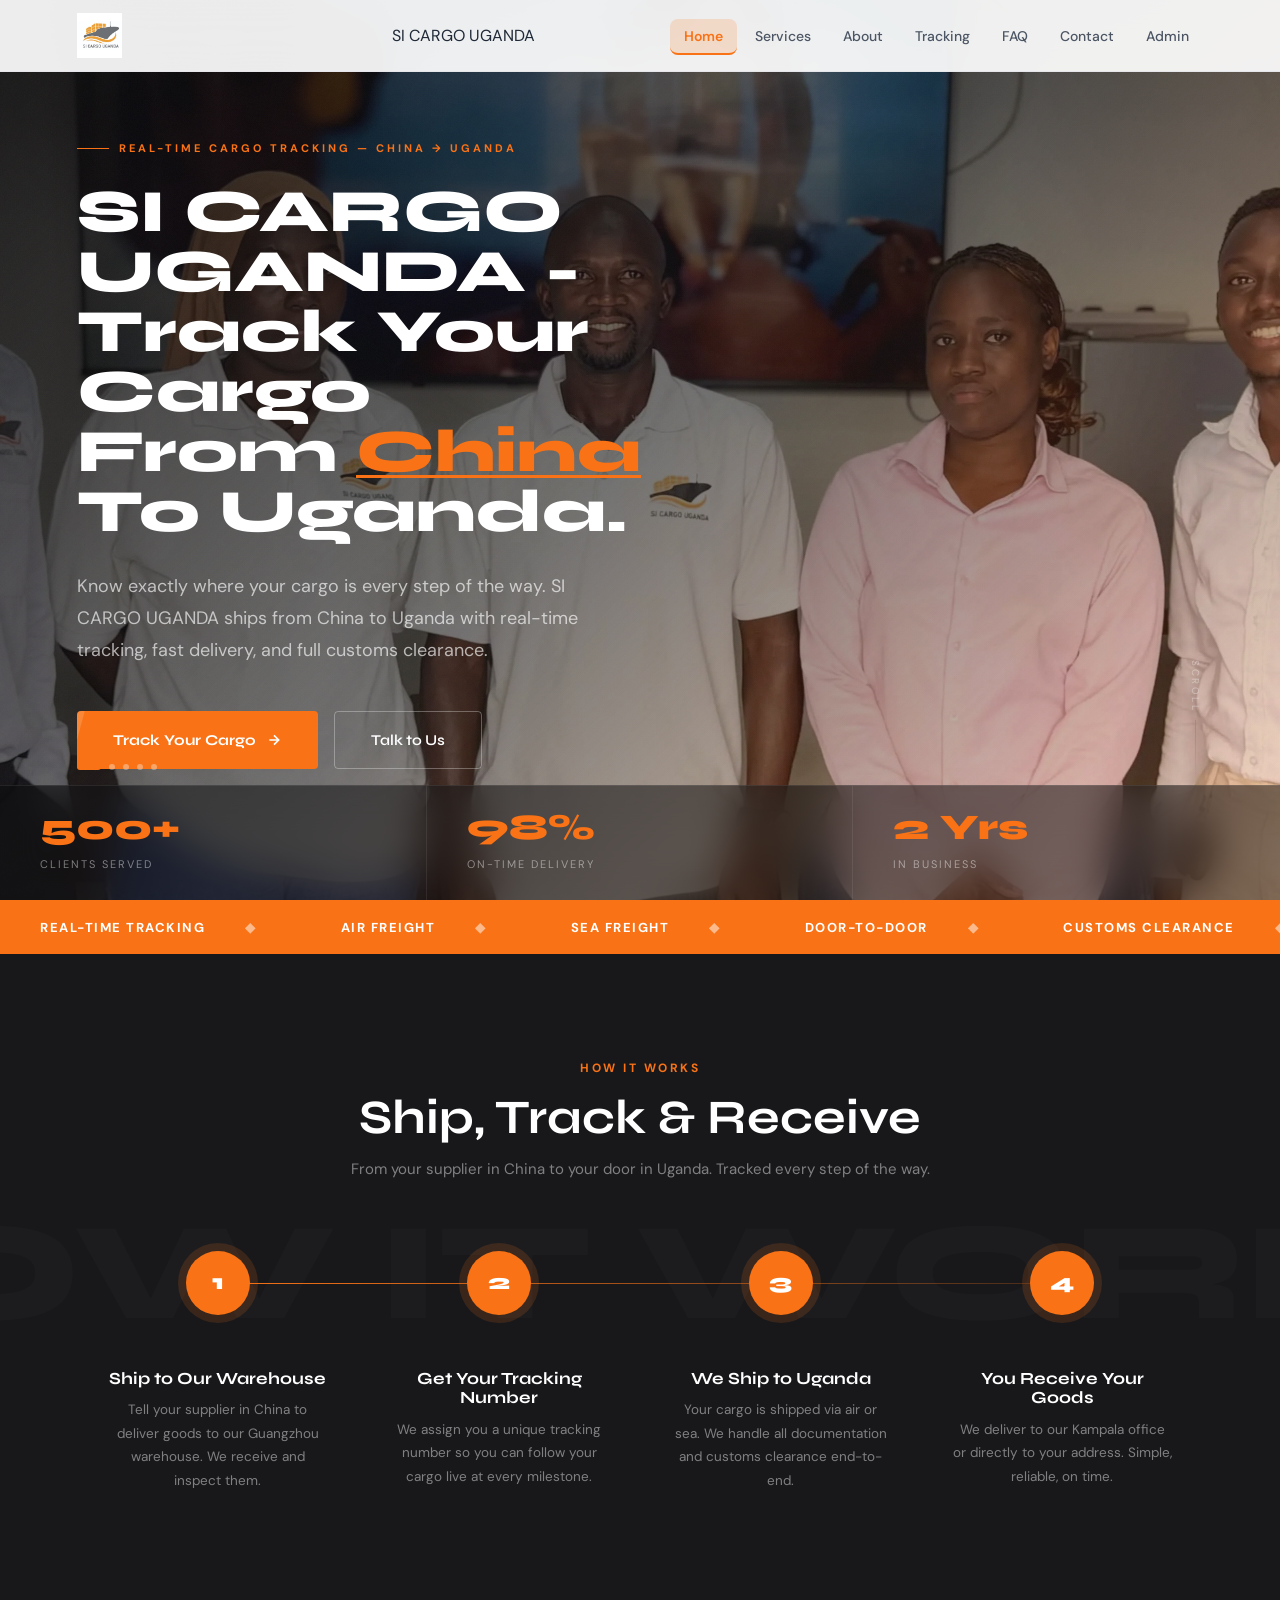
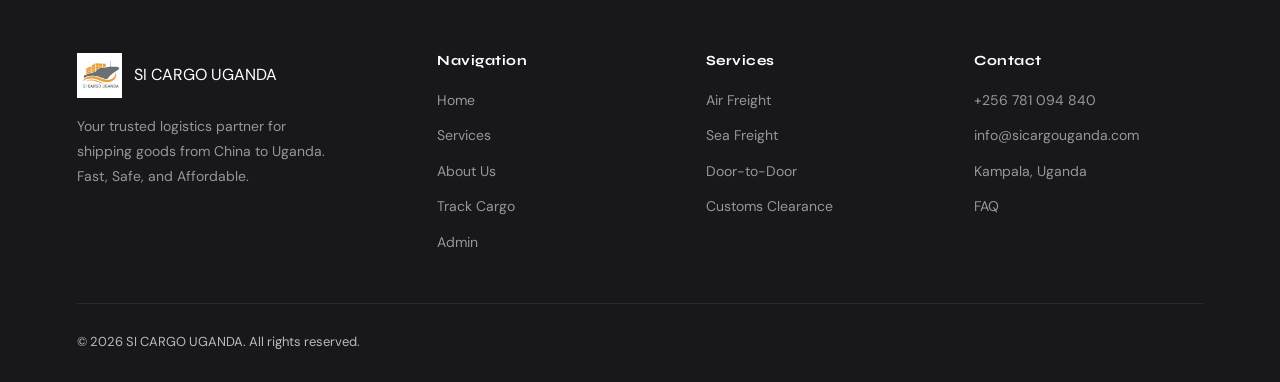
<file: index.html>
<!DOCTYPE html>
<html lang="en">
<head>
  <meta charset="UTF-8" />
  <meta name="google-site-verification" content="v6AerDG-n92Qt-S2WOknUwKw1uMQ0OARTlfnwJfp9rk" />
  <meta name="viewport" content="width=device-width, initial-scale=1.0" />
  <title>SI CARGO UGANDA | Track Your Cargo From  – China to Uganda.</title>
  <meta name="description" content="Si Cargo UG provides cargo tracking in Uganda with real-time shipment updates. Track cargo from China to Uganda with fast, reliable logistics and customs clearance." />
  <meta name="keywords" content="si cargo, si cargo ug, cargo tracking Uganda, Uganda cargo tracking, China to Uganda shipping, cargo tracking system Uganda, shipment tracking Uganda, import cargo Uganda" />
  <meta property="og:title" content="SI CARGO UGANDA — Shipping From China to Uganda" />
  <meta property="og:description" content="Fast, secure cargo from China to Uganda. Air freight, sea freight, door-to-door and customs clearance." />
  <meta property="og:url" content="https://www.sicargoug.com/" />
  <meta property="og:type" content="website" />

  <link rel="preconnect" href="https://fonts.googleapis.com">
  <link rel="preconnect" href="https://fonts.gstatic.com" crossorigin>
  <link href="https://fonts.googleapis.com/css2?family=Syne:wght@700;800&family=DM+Sans:wght@400;500&display=swap" rel="stylesheet">

  <link rel="stylesheet" href="css/style.css">
  <link rel="manifest" href="manifest.json">
<meta name="theme-color" content="#F97316">
<meta name="apple-mobile-web-app-capable" content="yes">
<meta name="apple-mobile-web-app-status-bar-style" content="black-translucent">
<meta name="apple-mobile-web-app-title" content="SI Cargo Uganda">
<link rel="apple-touch-icon" href="si.jpg">

  <link rel="preload" as="image" href="office6.webp">
<link rel="preload" as="image" href="office1.webp">
<link rel="preload" as="image" href="office8.webp">
<link rel="preload" as="image" href="office4.webp">
<link rel="preload" as="image" href="office5.webp">

  <script type="application/ld+json">
{
  "@context": "https://schema.org",
  "@type": "Organization",
  "name": "Si Cargo UG",
  "url": "https://www.sicargoug.com",
  "description": "Cargo tracking and logistics company in Uganda providing real-time shipment tracking from China to Uganda.",
  "areaServed": "Uganda"
}
</script>
<script type="application/ld+json">
{
  "@context": "https://schema.org",
  "@type": "FAQPage",
  "mainEntity": [
    {
      "@type": "Question",
      "name": "How do I track my cargo in Uganda?",
      "acceptedAnswer": {
        "@type": "Answer",
        "text": "Enter your tracking number on the Si Cargo UG tracking page to view real-time shipment updates from China to Uganda."
      }
    },
    {
      "@type": "Question",
      "name": "How long does shipping from China to Uganda take?",
      "acceptedAnswer": {
        "@type": "Answer",
        "text": "Air freight takes around 5–10 days, while sea freight takes 25–40 days depending on the shipment."
      }
    }
  ]
}
</script>
<script type="application/ld+json">
{
  "@context": "https://schema.org",
  "@type": "Service",
  "serviceType": "Cargo Tracking and Logistics",
  "provider": {
    "@type": "Organization",
    "name": "Si Cargo UG",
    "url": "https://www.sicargoug.com"
  },
  "areaServed": "Uganda",
  "description": "Real-time cargo tracking service from China to Uganda with customs clearance and delivery support."
}
</script>
  
  <style>
    /* ══════════════════════════════════
       HERO — SLIDESHOW BACKGROUND
    ══════════════════════════════════ */
    .hero-new {
      position: relative;
      height: 100vh;
      min-height: 700px;
      overflow: hidden;
      display: flex;
      align-items: center;
    }

    /* Slideshow */
    .hero-slideshow {
      position: absolute;
      inset: 0;
      z-index: 0;
    }
   .hero-slide {
  position: absolute;
  inset: 0;
  background-size: cover;
  background-position: center;
  opacity: 0;
  transition: opacity 1.2s ease;
  will-change: opacity;
}


.hero-slide.active {
  opacity: 1;
 animation: zoomMove 5s ease-in-out forwards;
}

@keyframes zoomMove {
  0% {
    transform: scale(1.1) translateX(0);
  }
  100% {
    transform: scale(1.25) translateX(-20px);
  }
}
    .hero-slide.exit {
      opacity: 0;
      transform: scale(1.04);
    }

    /* Slides — replace these URLs with your own photos */
    .hero-slide:nth-child(1) { background-image: url('office6.webp'); }
.hero-slide:nth-child(2) { background-image: url('office1.webp'); }
.hero-slide:nth-child(3) { background-image: url('office8.webp'); }
.hero-slide:nth-child(4) { background-image: url('office4.webp'); }
.hero-slide:nth-child(5) { background-image: url('office5.webp'); }

    /* Slide dots */
    .hero-dots {
      position: absolute;
      bottom: 130px;
      left: 6%;
      z-index: 5;
      display: flex;
      gap: 8px;
    }
    .hero-dot {
      width: 6px;
      height: 6px;
      border-radius: 50%;
      background: rgba(255,255,255,0.35);
      cursor: pointer;
      transition: all 0.4s ease;
    }
    .hero-dot.active {
      background: var(--orange);
      width: 24px;
      border-radius: 3px;
    }

    /* Dark overlay */
    .hero-overlay {
      position: absolute;
      inset: 0;
      background: linear-gradient(135deg, rgba(10,10,12,0.88) 0%, rgba(18,18,20,0.6) 50%, rgba(249,115,22,0.25) 100%);
      z-index: 1;
    }

    /* Grain */
    .hero-grain {
      position: absolute;
      inset: 0;
      z-index: 2;
      opacity: 0.04;
      background-image: url("data:image/svg+xml,%3Csvg viewBox='0 0 256 256' xmlns='http://www.w3.org/2000/svg'%3E%3Cfilter id='noise'%3E%3CfeTurbulence type='fractalNoise' baseFrequency='0.9' numOctaves='4' stitchTiles='stitch'/%3E%3C/filter%3E%3Crect width='100%25' height='100%25' filter='url(%23noise)'/%3E%3C/svg%3E");
      background-size: 200px 200px;
      animation: grainShift 0.4s steps(1) infinite;
    }
    @keyframes grainShift {
      0%   { transform: translate(0,0); }
      25%  { transform: translate(-2px,2px); }
      50%  { transform: translate(2px,-2px); }
      75%  { transform: translate(-1px,-1px); }
      100% { transform: translate(1px,1px); }
    }

    .hero-content-new {
      position: relative;
      z-index: 4;
      padding: 0 6%;
      max-width: 900px;
    }

    .hero-eyebrow {
      display: inline-flex;
      align-items: center;
      gap: 10px;
      font-size: 11px;
      font-weight: 700;
      letter-spacing: 3px;
      text-transform: uppercase;
      color: var(--orange);
      margin-bottom: 24px;
      opacity: 0;
      animation: slideInLeft 0.8s 0.3s cubic-bezier(0.16,1,0.3,1) forwards;
    }
    .hero-eyebrow::before {
      content: '';
      display: block;
      width: 32px;
      height: 1px;
      background: var(--orange);
    }

    .hero-h1 {
      font-family: 'Syne', sans-serif;
      font-size: clamp(32px, 5vw, 60px);
      font-weight: 800;
      line-height: 1.0;
      color: white;
      margin-bottom: 28px;
      opacity: 0;
      animation: slideInLeft 0.9s 0.5s cubic-bezier(0.16,1,0.3,1) forwards;
    }
    .hero-h1 .word-china {
      color: var(--orange);
      position: relative;
      display: inline-block;
    }
    .hero-h1 .word-china::after {
      content: '';
      position: absolute;
      bottom: 4px; left: 0; right: 0;
      height: 3px;
      background: var(--orange);
      transform: scaleX(0);
      transform-origin: left;
      animation: lineGrow 0.6s 1.4s ease forwards;
    }
    @keyframes lineGrow { to { transform: scaleX(1); } }

    .hero-sub {
      font-size: clamp(15px, 1.8vw, 18px);
      color: rgba(255,255,255,0.65);
      line-height: 1.8;
      max-width: 520px;
      margin-bottom: 44px;
      opacity: 0;
      animation: slideInLeft 0.9s 0.7s cubic-bezier(0.16,1,0.3,1) forwards;
    }

    .hero-btns {
      display: flex;
      gap: 16px;
      flex-wrap: wrap;
      opacity: 0;
      animation: slideInLeft 0.9s 0.9s cubic-bezier(0.16,1,0.3,1) forwards;
    }

    .btn-hero-primary {
      display: inline-flex;
      align-items: center;
      gap: 10px;
      padding: 16px 36px;
      background: var(--orange);
      color: white;
      font-family: 'Syne', sans-serif;
      font-weight: 700;
      font-size: 15px;
      border-radius: 4px;
      text-decoration: none;
      transition: all 0.3s ease;
      position: relative;
      overflow: hidden;
    }
    .btn-hero-primary::before {
      content: '';
      position: absolute;
      inset: 0;
      background: rgba(255,255,255,0.15);
      transform: translateX(-100%) skewX(-15deg);
      transition: transform 0.4s ease;
    }
    .btn-hero-primary:hover::before { transform: translateX(100%) skewX(-15deg); }
    .btn-hero-primary:hover { transform: translateY(-3px); box-shadow: 0 16px 40px rgba(249,115,22,0.4); }

    .btn-hero-ghost {
      display: inline-flex;
      align-items: center;
      gap: 10px;
      padding: 16px 36px;
      background: transparent;
      color: white;
      font-family: 'Syne', sans-serif;
      font-weight: 600;
      font-size: 15px;
      border: 1px solid rgba(255,255,255,0.3);
      border-radius: 4px;
      text-decoration: none;
      transition: all 0.3s ease;
      backdrop-filter: blur(8px);
    }
    .btn-hero-ghost:hover {
      border-color: var(--orange);
      color: var(--orange);
      transform: translateY(-3px);
    }

    /* Stats bar */
    .hero-stats-bar {
      position: absolute;
      bottom: 0;
      left: 0; right: 0;
      z-index: 4;
      display: grid;
      grid-template-columns: repeat(3, 1fr);
      border-top: 1px solid rgba(255,255,255,0.08);
      backdrop-filter: blur(20px);
      background: rgba(10,10,12,0.5);
      opacity: 0;
      animation: fadeInUp 1s 1.2s ease forwards;
    }
    .hero-stat-item {
      padding: 24px 40px;
      border-right: 1px solid rgba(255,255,255,0.08);
    }
    .hero-stat-item:last-child { border-right: none; }
    .hero-stat-num {
      font-family: 'Syne', sans-serif;
      font-size: 36px;
      font-weight: 800;
      color: var(--orange);
      display: block;
      line-height: 1;
      margin-bottom: 4px;
    }
    .hero-stat-label {
      font-size: 11px;
      letter-spacing: 2px;
      text-transform: uppercase;
      color: rgba(255,255,255,0.45);
    }

    /* Scroll indicator */
    .scroll-hint {
      position: absolute;
      bottom: 120px;
      right: 6%;
      z-index: 4;
      display: flex;
      flex-direction: column;
      align-items: center;
      gap: 8px;
      opacity: 0;
      animation: fadeIn 1s 1.5s ease forwards;
    }
    .scroll-hint span {
      font-size: 10px;
      letter-spacing: 2.5px;
      text-transform: uppercase;
      color: rgba(255,255,255,0.35);
      writing-mode: vertical-rl;
    }
    .scroll-line {
      width: 1px;
      height: 60px;
      background: linear-gradient(to bottom, var(--orange), transparent);
      animation: scrollPulse 2s ease-in-out infinite;
    }
    @keyframes scrollPulse {
      0%, 100% { opacity: 0.4; transform: scaleY(1); }
      50% { opacity: 1; transform: scaleY(0.7); }
    }

    @keyframes slideInLeft {
      from { opacity: 0; transform: translateX(-40px); }
      to   { opacity: 1; transform: translateX(0); }
    }
    @keyframes fadeInUp {
      from { opacity: 0; transform: translateY(20px); }
      to   { opacity: 1; transform: translateY(0); }
    }
    @keyframes fadeIn {
      from { opacity: 0; }
      to   { opacity: 1; }
    }

    /* ══════════════════════════════════
       MARQUEE TICKER
    ══════════════════════════════════ */
    .ticker-wrap {
      background: var(--orange);
      overflow: hidden;
      padding: 14px 0;
      white-space: nowrap;
    }
    .ticker-track {
      display: inline-block;
      animation: tickerMove 30s linear infinite;
    }
    .ticker-track span {
      display: inline-block;
      padding: 0 40px;
      font-size: 13px;
      font-weight: 700;
      letter-spacing: 1.5px;
      text-transform: uppercase;
      color: white;
    }
    .ticker-track span::after {
      content: '◆';
      margin-left: 40px;
      opacity: 0.5;
    }
    @keyframes tickerMove {
      from { transform: translateX(0); }
      to   { transform: translateX(-50%); }
    }

    /* ══════════════════════════════════
       PHOTO SECTION
    ══════════════════════════════════ */
    .photo-section {
      display: grid;
      grid-template-columns: 1fr 1fr;
      min-height: 600px;
    }
    .photo-left {
      position: relative;
      overflow: hidden;
    }
    .photo-left img {
      width: 100%;
      height: 100%;
      object-fit: cover;
      transition: transform 0.8s ease;
    }
    .photo-left:hover img { transform: scale(1.04); }
    .photo-left-overlay {
      position: absolute;
      inset: 0;
      background: linear-gradient(135deg, rgba(10,10,12,0.7) 0%, transparent 60%);
    }
    .photo-left-tag {
      position: absolute;
      top: 40px;
      left: 40px;
      font-size: 11px;
      letter-spacing: 2.5px;
      text-transform: uppercase;
      color: var(--orange);
      font-weight: 700;
    }
    .photo-left-caption {
      position: absolute;
      bottom: 40px;
      left: 40px;
      right: 40px;
      font-family: 'Syne', sans-serif;
      font-size: clamp(22px, 2.5vw, 32px);
      font-weight: 700;
      color: white;
      line-height: 1.2;
    }
    .photo-right {
      background: var(--charcoal);
      padding: 70px 60px;
      display: flex;
      flex-direction: column;
      justify-content: center;
    }
    .photo-right .section-tag { margin-bottom: 16px; }
    .photo-right h2 {
      font-family: 'Syne', sans-serif;
      font-size: clamp(28px, 3vw, 42px);
      color: white;
      margin-bottom: 20px;
      line-height: 1.15;
    }
    .photo-right p {
      font-size: 15.5px;
      color: rgba(255,255,255,0.55);
      line-height: 1.85;
      margin-bottom: 36px;
    }
    .feature-list {
      display: flex;
      flex-direction: column;
      gap: 16px;
      margin-bottom: 40px;
    }
    .feature-item {
      display: flex;
      align-items: center;
      gap: 14px;
      font-size: 14.5px;
      color: rgba(255,255,255,0.7);
    }
    .feature-dot {
      width: 8px;
      height: 8px;
      background: var(--orange);
      border-radius: 50%;
      flex-shrink: 0;
    }

    /* ══ SERVICES ══ */
    .services-new { padding: 100px 6%; background: var(--off-white); }
    .services-header {
      display: flex;
      align-items: flex-end;
      justify-content: space-between;
      margin-bottom: 60px;
      gap: 40px;
      flex-wrap: wrap;
    }
    .services-header h2 {
      font-family: 'Syne', sans-serif;
      font-size: clamp(32px, 4vw, 52px);
      color: var(--gray-900);
      max-width: 500px;
      line-height: 1.1;
    }
    .services-header p {
      font-size: 15px;
      color: var(--gray-600);
      max-width: 320px;
      line-height: 1.8;
    }
    .services-scroll {
      display: grid;
      grid-template-columns: repeat(3, 1fr);
      gap: 2px;
    }
    .svc-card {
      position: relative;
      overflow: hidden;
      height: 400px;
      cursor: pointer;
    }
    .svc-card img {
      width: 100%;
      height: 100%;
      object-fit: cover;
      transition: transform 0.7s cubic-bezier(0.4,0,0.2,1);
      filter: brightness(0.6);
    }
    .svc-card:hover img { transform: scale(1.08); filter: brightness(0.4); }
    .svc-card-overlay {
      position: absolute;
      inset: 0;
      background: linear-gradient(to top, rgba(10,10,12,0.9) 0%, transparent 60%);
      transition: background 0.5s ease;
    }
    .svc-card:hover .svc-card-overlay {
      background: linear-gradient(to top, rgba(10,10,12,0.95) 0%, rgba(249,115,22,0.15) 100%);
    }
    .svc-card-num {
      position: absolute;
      top: 24px;
      right: 24px;
      font-family: 'Syne', sans-serif;
      font-size: 60px;
      font-weight: 800;
      color: rgba(255,255,255,0.06);
      line-height: 1;
    }
    .svc-card-content {
      position: absolute;
      bottom: 0;
      left: 0;
      right: 0;
      padding: 32px;
      transform: translateY(20px);
      transition: transform 0.5s cubic-bezier(0.16,1,0.3,1);
    }
    .svc-card:hover .svc-card-content { transform: translateY(0); }
    .svc-icon { font-size: 32px; margin-bottom: 12px; display: block; }
    .svc-card-content h3 { font-family: 'Syne', sans-serif; font-size: 20px; color: white; margin-bottom: 10px; }
    .svc-card-content p {
      font-size: 13.5px;
      color: rgba(255,255,255,0.6);
      line-height: 1.7;
      opacity: 0;
      transform: translateY(10px);
      transition: all 0.4s 0.1s ease;
    }
    .svc-card:hover .svc-card-content p { opacity: 1; transform: translateY(0); }
    .svc-link {
      display: inline-flex;
      align-items: center;
      gap: 6px;
      margin-top: 14px;
      font-size: 13px;
      font-weight: 700;
      color: var(--orange);
      text-decoration: none;
      opacity: 0;
      transform: translateY(10px);
      transition: all 0.4s 0.15s ease;
    }
    .svc-card:hover .svc-link { opacity: 1; transform: translateY(0); }

    /* ══ PROCESS ══ */
    .process-new {
      background: var(--charcoal);
      padding: 100px 6%;
      position: relative;
      overflow: hidden;
    }
    .process-new::before {
      content: 'HOW IT WORKS';
      position: absolute;
      top: 50%;
      left: 50%;
      transform: translate(-50%, -50%);
      font-family: 'Syne', sans-serif;
      font-size: clamp(60px, 12vw, 140px);
      font-weight: 800;
      color: rgba(255,255,255,0.02);
      white-space: nowrap;
      pointer-events: none;
    }
    .process-new-header {
      text-align: center;
      margin-bottom: 70px;
      position: relative;
      z-index: 1;
    }
    .process-new-header h2 { font-family: 'Syne', sans-serif; font-size: clamp(30px, 4vw, 48px); color: white; margin-bottom: 12px; }
    .process-new-header p { color: rgba(255,255,255,0.45); font-size: 15px; }
    .process-steps-new {
      display: grid;
      grid-template-columns: repeat(4, 1fr);
      gap: 0;
      position: relative;
      z-index: 1;
    }
    .process-steps-new::before {
      content: '';
      position: absolute;
      top: 32px;
      left: 12.5%;
      right: 12.5%;
      height: 1px;
      background: linear-gradient(90deg, var(--orange), rgba(249,115,22,0.2));
      z-index: 0;
    }
    .pstep { padding: 0 30px; text-align: center; position: relative; }
    .pstep-num {
      width: 64px;
      height: 64px;
      border-radius: 50%;
      background: var(--orange);
      color: white;
      font-family: 'Syne', sans-serif;
      font-size: 22px;
      font-weight: 800;
      display: flex;
      align-items: center;
      justify-content: center;
      margin: 0 auto 28px;
      position: relative;
      z-index: 1;
      box-shadow: 0 0 0 8px rgba(249,115,22,0.15);
    }
    .pstep-icon { font-size: 28px; margin-bottom: 16px; display: block; }
    .pstep h3 { font-family: 'Syne', sans-serif; font-size: 17px; color: white; margin-bottom: 10px; }
    .pstep p { font-size: 13.5px; color: rgba(255,255,255,0.45); line-height: 1.75; }
    /* Animated connecting line between steps */
@keyframes lineGrowH {
  from { transform: scaleX(0); }
  to { transform: scaleX(1); }
}
.process-steps-new::before {
  transform-origin: left;
  animation: lineGrowH 1.5s 0.5s ease forwards;
  transform: scaleX(0);
}

/* Step number glow on hover */
.pstep-num {
  transition: box-shadow 0.4s ease, transform 0.4s ease;
}
.pstep:hover .pstep-num {
  transform: scale(1.12);
  box-shadow: 0 0 0 12px rgba(249,115,22,0.1), 0 0 30px rgba(249,115,22,0.25);
}

/* Step icon float */
.pstep-icon {
  display: inline-block;
  transition: transform 0.4s ease;
}
.pstep:hover .pstep-icon {
  transform: translateY(-6px) scale(1.15);
}

/* Step text fade up on hover */
.pstep h3, .pstep p {
  transition: color 0.3s ease;
}
.pstep:hover h3 { color: var(--orange); }


    /* ══ GALLERY ══ */
    .gallery-section { padding: 100px 6%; background: white; }
    .gallery-header { margin-bottom: 50px; }
    .gallery-header h2 { font-family: 'Syne', sans-serif; font-size: clamp(30px, 4vw, 48px); color: var(--gray-900); margin-bottom: 10px; }
    .gallery-header p { font-size: 15px; color: var(--gray-600); }
    .gallery-grid {
      display: grid;
      grid-template-columns: repeat(12, 1fr);
      grid-template-rows: 280px 280px;
      gap: 8px;
    }
    .gallery-item { overflow: hidden; position: relative; cursor: pointer; }
    .gallery-item img {
      width: 100%;
      height: 100%;
      object-fit: cover;
      transition: transform 0.6s ease;
      filter: brightness(0.85);
    }
    .gallery-item:hover img { transform: scale(1.06); filter: brightness(0.7); }
    .gallery-item::after {
      content: '';
      position: absolute;
      inset: 0;
      border: 2px solid transparent;
      transition: border-color 0.3s ease;
    }
    .gallery-item:hover::after { border-color: var(--orange); }
    .gallery-item:nth-child(1) { grid-column: 1 / 6; grid-row: 1; }
    .gallery-item:nth-child(2) { grid-column: 6 / 9; grid-row: 1; }
    .gallery-item:nth-child(3) { grid-column: 9 / 13; grid-row: 1; }
    .gallery-item:nth-child(4) { grid-column: 1 / 4; grid-row: 2; }
    .gallery-item:nth-child(5) { grid-column: 4 / 9; grid-row: 2; }
    .gallery-item:nth-child(6) { grid-column: 9 / 13; grid-row: 2; }

    /* ══ TESTIMONIALS ══ */
    .testi-new { background: var(--charcoal); padding: 100px 6%; }
    .testi-new-header {
      display: flex;
      align-items: flex-end;
      justify-content: space-between;
      margin-bottom: 60px;
      gap: 30px;
      flex-wrap: wrap;
    }
    .testi-new-header h2 { font-family: 'Syne', sans-serif; font-size: clamp(30px, 4vw, 48px); color: white; max-width: 400px; }
    .testi-grid-new { display: grid; grid-template-columns: repeat(3, 1fr); gap: 20px; }
    .testi-card-new {
      background: rgba(255,255,255,0.03);
      border: 1px solid rgba(255,255,255,0.07);
      border-radius: 2px;
      padding: 36px;
      position: relative;
      transition: all 0.4s ease;
      overflow: hidden;
    }
    .testi-card-new::before {
      content: '"';
      position: absolute;
      top: 20px;
      right: 28px;
      font-family: 'Syne', sans-serif;
      font-size: 80px;
      color: rgba(249,115,22,0.12);
      line-height: 1;
    }
    .testi-card-new:hover { background: rgba(249,115,22,0.06); border-color: rgba(249,115,22,0.25); transform: translateY(-6px); }
    .testi-stars-new { color: var(--orange); font-size: 14px; letter-spacing: 3px; margin-bottom: 18px; }
    .testi-text-new { font-size: 14.5px; color: rgba(255,255,255,0.65); line-height: 1.85; margin-bottom: 28px; font-style: italic; }
    .testi-author-new { display: flex; align-items: center; gap: 14px; }
    .testi-av-new {
      width: 46px; height: 46px;
      border-radius: 50%;
      background: var(--orange);
      display: flex; align-items: center; justify-content: center;
      font-family: 'Syne', sans-serif;
      font-weight: 800;
      font-size: 14px;
      color: white;
      flex-shrink: 0;
    }
    .testi-name-new { font-family: 'Syne', sans-serif; font-size: 14px; color: white; font-weight: 600; }
    .testi-role-new { font-size: 12px; color: rgba(255,255,255,0.35); margin-top: 2px; }

    /* ══ CTA ══ */
    .cta-new { position: relative; overflow: hidden; padding: 120px 6%; background: var(--orange); text-align: center; }
    .cta-new::before {
      content: '';
      position: absolute;
      inset: 0;
      background: url('https://images.unsplash.com/photo-1578575437130-527eed3abbec?q=80&w=1600&auto=format&fit=crop') center/cover no-repeat;
      opacity: 0.08;
    }
    .cta-new-inner { position: relative; z-index: 1; max-width: 700px; margin: 0 auto; }
    .cta-new h2 { font-family: 'Syne', sans-serif; font-size: clamp(32px, 5vw, 60px); color: white; font-weight: 800; line-height: 1.1; margin-bottom: 20px; }
    .cta-new p { font-size: 17px; color: rgba(255,255,255,0.8); margin-bottom: 44px; line-height: 1.7; }
    .cta-btns { display: flex; gap: 16px; justify-content: center; flex-wrap: wrap; }
    .btn-cta-white {
      display: inline-flex; align-items: center; gap: 10px;
      padding: 18px 42px; background: white; color: var(--orange);
      font-family: 'Syne', sans-serif; font-weight: 800; font-size: 15px;
      border-radius: 4px; text-decoration: none; transition: all 0.3s ease;
    }
    .btn-cta-white:hover { transform: translateY(-4px); box-shadow: 0 20px 50px rgba(0,0,0,0.2); }
    .btn-cta-outline {
      display: inline-flex; align-items: center; gap: 10px;
      padding: 18px 42px; background: transparent; color: white;
      font-family: 'Syne', sans-serif; font-weight: 700; font-size: 15px;
      border: 2px solid rgba(255,255,255,0.5); border-radius: 4px;
      text-decoration: none; transition: all 0.3s ease;
    }
    .btn-cta-outline:hover { border-color: white; transform: translateY(-4px); }

    /* ══ WHY US ══ */
    .why-new {
      padding: 80px 6%;
      background: var(--gray-900);
      display: grid;
      grid-template-columns: repeat(4, 1fr);
      gap: 1px;
      background-color: rgba(255,255,255,0.06);
    }
    .why-item-new { background: var(--gray-900); padding: 40px 32px; text-align: center; transition: background 0.3s ease; }
    .why-item-new:hover { background: rgba(249,115,22,0.08); }
    .why-icon-new { font-size: 36px; margin-bottom: 16px; display: block; }
    .why-item-new h3 { font-family: 'Syne', sans-serif; font-size: 17px; color: white; margin-bottom: 8px; }
    .why-item-new p { font-size: 13.5px; color: rgba(255,255,255,0.45); line-height: 1.7; }

    /* ══ RESPONSIVE ══ */
    @media (max-width: 1024px) {
      .photo-section { grid-template-columns: 1fr; }
      .photo-left { height: 400px; }
      .services-scroll { grid-template-columns: repeat(2, 1fr); }
      .process-steps-new { grid-template-columns: repeat(2, 1fr); gap: 40px; }
      .process-steps-new::before { display: none; }
      .testi-grid-new { grid-template-columns: 1fr 1fr; }
      .why-new { grid-template-columns: repeat(2, 1fr); }
      .gallery-grid { grid-template-columns: 1fr 1fr; grid-template-rows: auto; }
      .gallery-item:nth-child(n) { grid-column: auto; grid-row: auto; height: 220px; }
    }
    @media (max-width: 768px) {
      .hero-stats-bar { grid-template-columns: 1fr; }
      .hero-stat-item { border-right: none; border-bottom: 1px solid rgba(255,255,255,0.08); }
      .services-scroll { grid-template-columns: 1fr; }
      .svc-card { height: 300px; }
      .process-steps-new { grid-template-columns: 1fr; }
      .testi-grid-new { grid-template-columns: 1fr; }
      .why-new { grid-template-columns: 1fr 1fr; }
      .services-header { flex-direction: column; }
      .photo-right { padding: 50px 30px; }
      .hero-stats-bar { display: none; }
      .scroll-hint { display: none; }
      .gallery-grid { grid-template-columns: 1fr 1fr; }
      .gallery-item { height: 180px; }
      .gallery-item:nth-child(n) { grid-column: auto; grid-row: auto; }
    }
    @media (max-width: 480px) {
      .hero-btns { flex-direction: column; }
      .btn-hero-primary, .btn-hero-ghost { width: 100%; justify-content: center; }
      .why-new { grid-template-columns: 1fr; }
      .cta-btns { flex-direction: column; align-items: center; }
      .gallery-grid { grid-template-columns: 1fr; }
      .gallery-item { height: 200px; }
    }

    .reveal-new {
      opacity: 0;
      transform: translateY(30px);
      transition: opacity 0.7s ease, transform 0.7s ease;
    }
    .reveal-new.visible { opacity: 1; transform: translateY(0); }
  </style>
</head>
<body>

<div id="nav-placeholder"></div>

<main>

  <!-- ══ HERO ══ -->
  <section class="hero-new" id="home">

    <!-- SLIDESHOW BACKGROUND -->
    <!-- To use your own photos replace the background-image URLs in the CSS above -->
    <!-- .hero-slide:nth-child(1) { background-image: url('your-photo-1.jpg'); } etc -->
    <div class="hero-slideshow">
      <div class="hero-slide active"></div>
      <div class="hero-slide"></div>
      <div class="hero-slide"></div>
      <div class="hero-slide"></div>
      <div class="hero-slide"></div>
    </div>

    <div class="hero-overlay"></div>
    <div class="hero-grain"></div>

    <!-- Slide dots -->
    <div class="hero-dots">
      <div class="hero-dot active" onclick="goToSlide(0)"></div>
      <div class="hero-dot" onclick="goToSlide(1)"></div>
      <div class="hero-dot" onclick="goToSlide(2)"></div>
      <div class="hero-dot" onclick="goToSlide(3)"></div>
      <div class="hero-dot" onclick="goToSlide(4)"></div>
    </div>

    <div class="hero-content-new">
      <div class="hero-eyebrow">Real-Time Cargo Tracking — China → Uganda</div>
      <h1 class="hero-h1">
        SI CARGO UGANDA -  Track Your Cargo<br>
        From <span class="word-china">China</span><br>
        To Uganda.
      </h1>
      <p class="hero-sub">
        Know exactly where your cargo is every step of the way.
        SI CARGO UGANDA ships from China to Uganda with real-time tracking,
        fast delivery, and full customs clearance.
      </p>
      <div class="hero-btns">
        <a href="tracking.html" class="btn-hero-primary">
          Track Your Cargo
          <svg width="16" height="16" viewBox="0 0 24 24" fill="none" stroke="currentColor" stroke-width="2.5"><path d="M5 12h14M12 5l7 7-7 7"/></svg>
        </a>
        <a href="contact.html" class="btn-hero-ghost">Talk to Us</a>
      </div>
    </div>

    <div class="scroll-hint">
      <span>Scroll</span>
      <div class="scroll-line"></div>
    </div>

    <div class="hero-stats-bar">
      <div class="hero-stat-item">
        <span class="hero-stat-num" data-count="500" data-suffix="+">500+</span>
        <span class="hero-stat-label">Clients Served</span>
      </div>
      <div class="hero-stat-item">
        <span class="hero-stat-num" data-count="98" data-suffix="%">98%</span>
        <span class="hero-stat-label">On-time Delivery</span>
      </div>
      <div class="hero-stat-item">
        <span class="hero-stat-num" data-count="3" data-suffix=" Yrs">3 Yrs</span>
        <span class="hero-stat-label">In Business</span>
      </div>
    </div>
  </section>

  <!-- ══ TICKER ══ -->
  <div class="ticker-wrap">
    <div class="ticker-track">
      <span>Real-Time Tracking</span>
      <span>Air Freight</span>
      <span>Sea Freight</span>
      <span>Door-to-Door</span>
      <span>Customs Clearance</span>
      <span>Warehousing</span>
      <span>China to Uganda</span>
      <span>Fast & Reliable</span>
      <span>Real-Time Tracking</span>
      <span>Air Freight</span>
      <span>Sea Freight</span>
      <span>Door-to-Door</span>
      <span>Customs Clearance</span>
      <span>China to Uganda</span>
    </div>
  </div>

  

  <!-- ══ PROCESS ══ -->
  <section class="process-new">
    <div class="process-new-header reveal-new">
      <span class="section-tag" style="color:var(--orange)">How It Works</span>
      <h2>Ship, Track & Receive</h2>
      <p>From your supplier in China to your door in Uganda.  Tracked every step of the way.</p>
    </div>
    <div class="process-steps-new">
      <div class="pstep reveal-new">
        <div class="pstep-num">1</div>
        <span class="pstep-icon"></span>
        <h3>Ship to Our Warehouse</h3>
        <p>Tell your supplier in China to deliver goods to our Guangzhou warehouse. We receive and inspect them.</p>
      </div>
      <div class="pstep reveal-new">
        <div class="pstep-num">2</div>
        <span class="pstep-icon"></span>
        <h3>Get Your Tracking Number</h3>
        <p>We assign you a unique tracking number so you can follow your cargo live at every milestone.</p>
      </div>
      <div class="pstep reveal-new">
        <div class="pstep-num">3</div>
        <span class="pstep-icon"></span>
        <h3>We Ship to Uganda</h3>
        <p>Your cargo is shipped via air or sea. We handle all documentation and customs clearance end-to-end.</p>
      </div>
      <div class="pstep reveal-new">
        <div class="pstep-num">4</div>
        <span class="pstep-icon"></span>
        <h3>You Receive Your Goods</h3>
        <p>We deliver to our Kampala office or directly to your address. Simple, reliable, on time.</p>
      </div>
    </div>
  </section>

</main>

<div id="foot-placeholder"></div>

<script src="js/supabase.js"></script>
<script src="js/layout.js"></script>
<script src="js/main.js"></script>
<script>
  /* ══ HERO SLIDESHOW ══ */

/* ══ HERO SLIDESHOW ══ */

const slides = document.querySelectorAll('.hero-slide');
const dots = document.querySelectorAll('.hero-dot');

let currentSlide = 0;
let slideInterval;

function showSlide(index) {
  slides.forEach(slide => slide.classList.remove('active'));
  dots.forEach(dot => dot.classList.remove('active'));

  slides[index].classList.add('active');
  dots[index].classList.add('active');

  currentSlide = index;
}

function nextSlide() {
  const next = (currentSlide + 1) % slides.length;
  showSlide(next);
}

function goToSlide(index) {
  showSlide(index);

  // Reset the timer after manually selecting a slide
  clearInterval(slideInterval);
  startSlideshow();
}

function startSlideshow() {
  slideInterval = setInterval(nextSlide, 5000);
}

// Start automatically
startSlideshow();
  /* ══ SCROLL REVEAL ══ */
  window.addEventListener('load', function() {
    var currentFile = window.location.pathname.split('/').pop();
    document.querySelectorAll('.nav-links a').forEach(function(link) {
      var href = link.getAttribute('href');
      if (href === currentFile) link.classList.add('active');
      if (currentFile === '' || currentFile === 'index.html') {
        if (href === 'index.html') link.classList.add('active');
      }
    });

    var revealEls = document.querySelectorAll('.reveal-new');
    var revealObserver = new IntersectionObserver(function(entries) {
      entries.forEach(function(entry, i) {
        if (entry.isIntersecting) {
          setTimeout(function() { entry.target.classList.add('visible'); }, i * 80);
          revealObserver.unobserve(entry.target);
        }
      });
    }, { threshold: 0.1 });
    revealEls.forEach(function(el) { revealObserver.observe(el); });
  });
</script>
<script>
  if ('serviceWorker' in navigator) {
    window.addEventListener('load', function() {
      navigator.serviceWorker.register('/sw.js');
    });
  }
</script>

</body>
</html>
</file>
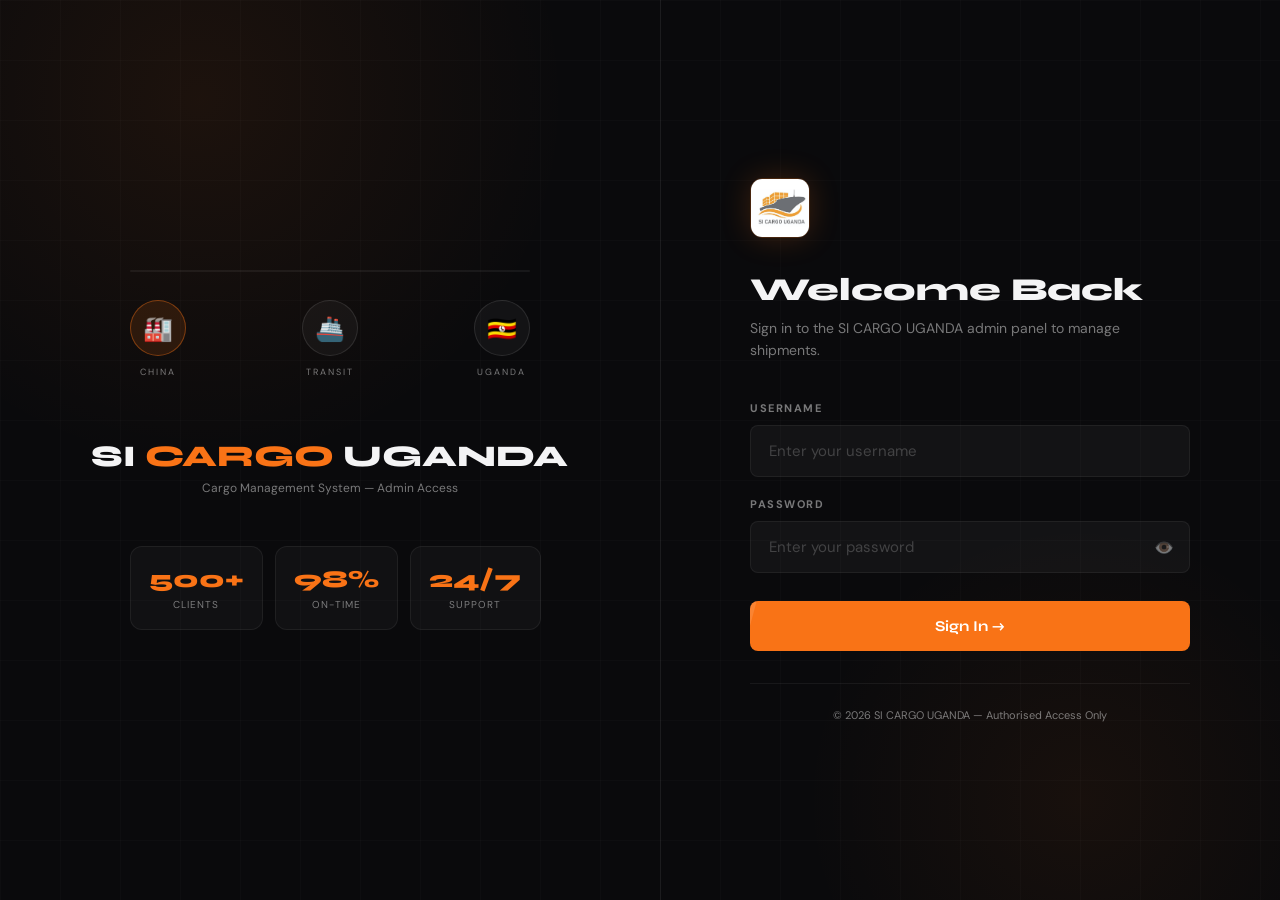
<file: admin.html>
<html lang="en">
<head>
  <meta charset="UTF-8"/>
  <meta name="viewport" content="width=device-width, initial-scale=1.0"/>
  <title>SI CARGO UGANDA — Admin Panel</title>
  <link href="https://fonts.googleapis.com/css2?family=Syne:wght@400;600;700;800&family=DM+Sans:opsz,wght@9..40,300;9..40,400;9..40,500&display=swap" rel="stylesheet">
  <link rel="manifest" href="manifest.json">
<meta name="theme-color" content="#F97316">
<meta name="apple-mobile-web-app-capable" content="yes">
<meta name="apple-mobile-web-app-status-bar-style" content="black-translucent">
<meta name="apple-mobile-web-app-title" content="SI Cargo Uganda">
<link rel="apple-touch-icon" href="si.jpg">

  <style>
    @keyframes spin { to { transform: rotate(360deg); } }
    @keyframes cargoMove { 0% { left:-40%; } 100% { left:100%; } }
    @keyframes floatShip { 0%,100% { transform:translateY(0); } 50% { transform:translateY(-8px); } }
    @keyframes pulse-stop { 0%,100% { box-shadow:0 0 0 0 rgba(249,115,22,0.4); } 50% { box-shadow:0 0 0 10px rgba(249,115,22,0); } }
    @keyframes fadeBody { from { opacity:0; transform:translateY(10px); } to { opacity:1; transform:translateY(0); } }
    @keyframes tabFade { to { opacity:1; transform:translateY(0); } }
    @keyframes cardFade { from { opacity:0; transform:translateY(20px); } to { opacity:1; transform:translateY(0); } }
    @keyframes alertPop { from { opacity:0; transform:translateY(-8px); } to { opacity:1; transform:translateY(0); } }
    @keyframes glowPulse { 0%,100% { opacity:0.5; } 50% { opacity:1; } }

    :root {
      --orange: #F97316;
      --orange-dark: #EA580C;
      --orange-glow: rgba(249,115,22,0.15);
      --bg: #0A0A0C;
      --bg2: #111113;
      --bg3: #18181B;
      --bg4: #1F1F23;
      --border: rgba(255,255,255,0.06);
      --border-orange: rgba(249,115,22,0.25);
      --text: #F4F4F5;
      --text-dim: rgba(255,255,255,0.45);
      --text-mid: rgba(255,255,255,0.7);
    }
    *, *::before, *::after { margin:0; padding:0; box-sizing:border-box; }
    html { scroll-behavior:smooth; }
    body {
      font-family: 'DM Sans', sans-serif;
      background: var(--bg);
      color: var(--text);
      animation: fadeBody 0.6s ease;
      overflow-x: hidden;
    }

    /* ══ LOGIN ══ */
    .login-wrap { min-height:100vh; display:flex; position:relative; overflow:hidden; }
    .login-bg { position:absolute; inset:0; background:var(--bg); z-index:0; }
    .login-bg::before {
      content:''; position:absolute; width:800px; height:800px;
      background:radial-gradient(circle,rgba(249,115,22,0.08) 0%,transparent 65%);
      top:-300px; left:-200px; pointer-events:none; animation:glowPulse 4s ease-in-out infinite;
    }
    .login-bg::after {
      content:''; position:absolute; width:600px; height:600px;
      background:radial-gradient(circle,rgba(249,115,22,0.06) 0%,transparent 65%);
      bottom:-200px; right:-100px; pointer-events:none; animation:glowPulse 4s 2s ease-in-out infinite;
    }
    .login-grid {
      position:absolute; inset:0; z-index:0;
      background-image: linear-gradient(rgba(255,255,255,0.015) 1px,transparent 1px), linear-gradient(90deg,rgba(255,255,255,0.015) 1px,transparent 1px);
      background-size:60px 60px;
    }
    .login-left {
      flex:1; display:flex; flex-direction:column; justify-content:center; align-items:center;
      padding:60px; position:relative; z-index:2; border-right:1px solid var(--border);
    }
    .route-visual { width:100%; max-width:400px; margin-bottom:60px; }
    .route-line-wrap { height:2px; background:rgba(255,255,255,0.06); border-radius:99px; position:relative; overflow:hidden; margin-bottom:28px; }
    .route-line-glow {
      position:absolute; left:-40%; top:0; width:40%; height:100%;
      background:linear-gradient(90deg,transparent,var(--orange),transparent);
      animation:cargoMove 2.5s linear infinite;
    }
    .route-stops { display:flex; justify-content:space-between; align-items:flex-start; }
    .route-stop { text-align:center; }
    .route-stop-dot {
      width:56px; height:56px; border-radius:50%;
      display:flex; align-items:center; justify-content:center;
      font-size:24px; margin:0 auto 10px;
    }
    .route-stop-dot.active { background:rgba(249,115,22,0.12); border:1.5px solid rgba(249,115,22,0.4); animation:pulse-stop 2.5s infinite; }
    .route-stop-dot.mid { background:rgba(255,255,255,0.04); border:1px solid rgba(255,255,255,0.1); animation:floatShip 2.5s ease-in-out infinite; }
    .route-stop-dot.end { background:rgba(255,255,255,0.04); border:1px solid rgba(255,255,255,0.1); }
    .route-stop-label { font-size:9px; letter-spacing:2px; text-transform:uppercase; color:var(--text-dim); }
    .login-brand { text-align:center; margin-bottom:50px; }
    .login-brand-name { font-family:'Syne',sans-serif; font-size:30px; font-weight:800; color:var(--text); }
    .login-brand-name span { color:var(--orange); }
    .login-brand-sub { font-size:12px; color:var(--text-dim); margin-top:6px; }
    .login-stats { display:grid; grid-template-columns:repeat(3,1fr); gap:12px; width:100%; max-width:400px; }
    .login-stat {
      background:rgba(255,255,255,0.03); border:1px solid var(--border);
      border-radius:12px; padding:18px; text-align:center;
      transition:border-color 0.3s,background 0.3s;
    }
    .login-stat:hover { border-color:var(--border-orange); background:var(--orange-glow); }
    .login-stat-num { font-family:'Syne',sans-serif; font-size:24px; font-weight:800; color:var(--orange); display:block; }
    .login-stat-label { font-size:10px; color:var(--text-dim); letter-spacing:1px; text-transform:uppercase; margin-top:4px; }
    .login-right { flex:1; display:flex; align-items:center; justify-content:center; padding:60px 40px; position:relative; z-index:2; }
    .login-form-wrap { width:100%; max-width:440px; }
    .login-logo { width:60px; height:60px; border-radius:12px; overflow:hidden; margin-bottom:32px; border:1px solid var(--border-orange); box-shadow:0 0 30px rgba(249,115,22,0.2); }
    .login-logo img { width:100%; height:100%; object-fit:cover; }
    .login-title { font-family:'Syne',sans-serif; font-size:32px; font-weight:800; color:var(--text); margin-bottom:8px; }
    .login-subtitle { font-size:14px; color:var(--text-dim); margin-bottom:40px; line-height:1.6; }
    .login-field { margin-bottom:20px; }
    .login-field label { display:block; font-size:11px; font-weight:700; letter-spacing:1.5px; text-transform:uppercase; color:var(--text-dim); margin-bottom:10px; }
    .login-field input {
      width:100%; padding:15px 18px; background:rgba(255,255,255,0.04);
      border:1px solid var(--border); border-radius:8px; font-size:15px;
      font-family:'DM Sans',sans-serif; color:var(--text); outline:none;
      transition:border-color 0.3s,background 0.3s,box-shadow 0.3s;
    }
    .login-field input:focus { border-color:var(--orange); background:rgba(249,115,22,0.04); box-shadow:0 0 0 3px rgba(249,115,22,0.1); }
    .login-field input::placeholder { color:rgba(255,255,255,0.2); }
    .pass-wrap { position:relative; }
    .pass-toggle { position:absolute; right:16px; top:50%; transform:translateY(-50%); background:none; border:none; cursor:pointer; font-size:16px; color:var(--text-dim); }
    .pass-toggle:hover { color:var(--orange); }
    .login-btn {
      width:100%; padding:16px; background:var(--orange); color:white; border:none;
      border-radius:8px; font-family:'Syne',sans-serif; font-size:15px; font-weight:700;
      cursor:pointer; transition:all 0.3s ease; position:relative; overflow:hidden; margin-top:8px;
    }
    .login-btn::before { content:''; position:absolute; inset:0; background:rgba(255,255,255,0.12); transform:translateX(-100%) skewX(-15deg); transition:transform 0.4s ease; }
    .login-btn:hover::before { transform:translateX(100%) skewX(-15deg); }
    .login-btn:hover { background:var(--orange-dark); transform:translateY(-2px); box-shadow:0 12px 32px rgba(249,115,22,0.35); }
    .login-error { display:none; margin-top:16px; background:rgba(239,68,68,0.1); border:1px solid rgba(239,68,68,0.25); color:#FCA5A5; padding:12px 16px; border-radius:8px; font-size:13.5px; text-align:center; }
    .login-footer { margin-top:32px; padding-top:24px; border-top:1px solid var(--border); text-align:center; font-size:11px; color:var(--text-dim); }

    /* ══ ADMIN PANEL ══ */
    .admin-wrap { display:none; min-height:100vh; background:var(--bg); }
    .admin-topbar {
      background:var(--bg2); border-bottom:1px solid var(--border);
      padding:0 32px; height:64px; display:flex; align-items:center;
      justify-content:space-between; position:sticky; top:0; z-index:100; backdrop-filter:blur(12px);
    }
    .topbar-left { display:flex; align-items:center; gap:16px; }
    .topbar-logo-wrap { width:36px; height:36px; border-radius:8px; overflow:hidden; border:1px solid var(--border-orange); }
    .topbar-logo-wrap img { width:100%; height:100%; object-fit:cover; }
    .topbar-brand { font-family:'Syne',sans-serif; font-size:16px; font-weight:800; color:var(--text); }
    .topbar-brand span { color:var(--orange); }
    .topbar-badge { font-size:10px; letter-spacing:1.5px; text-transform:uppercase; color:var(--orange); background:var(--orange-glow); border:1px solid var(--border-orange); padding:3px 10px; border-radius:99px; }
    .topbar-right { display:flex; align-items:center; gap:12px; }
    .topbar-time { font-size:12px; color:var(--text-dim); font-variant-numeric:tabular-nums; }
    .logout-btn { display:flex; align-items:center; gap:8px; padding:8px 18px; background:rgba(255,255,255,0.04); border:1px solid var(--border); border-radius:6px; color:var(--text-dim); font-family:'DM Sans',sans-serif; font-size:13px; cursor:pointer; transition:all 0.2s; }
    .logout-btn:hover { background:rgba(239,68,68,0.1); border-color:rgba(239,68,68,0.3); color:#FCA5A5; }

    .admin-stats-row { display:grid; grid-template-columns:repeat(4,1fr); gap:1px; background:var(--border); border-bottom:1px solid var(--border); }
    .admin-stat-card { background:var(--bg2); padding:28px 32px; transition:background 0.3s; }
    .admin-stat-card:hover { background:var(--bg3); }
    .admin-stat-label { font-size:10px; letter-spacing:2px; text-transform:uppercase; color:var(--text-dim); margin-bottom:10px; }
    .admin-stat-value { font-family:'Syne',sans-serif; font-size:32px; font-weight:800; color:var(--orange); line-height:1; }
    .admin-stat-sub { font-size:12px; color:var(--text-dim); margin-top:6px; }

    .admin-body { padding:40px 32px; max-width:1200px; margin:0 auto; }
    .nb-banner { display:flex; align-items:center; gap:12px; padding:14px 20px; background:rgba(249,115,22,0.06); border:1px solid var(--border-orange); border-radius:8px; margin-bottom:32px; font-size:13px; color:rgba(249,115,22,0.9); }

    .tab-buttons { display:flex; gap:2px; margin-bottom:28px; background:var(--bg2); border:1px solid var(--border); border-radius:10px; padding:4px; width:fit-content; }
    .tab-btn { padding:10px 24px; border-radius:7px; border:none; background:transparent; cursor:pointer; font-family:'Syne',sans-serif; font-size:13px; font-weight:600; color:var(--text-dim); transition:all 0.25s ease; }
    .tab-btn:hover { color:var(--text); background:rgba(255,255,255,0.04); }
    .tab-btn.active { background:var(--orange); color:white; box-shadow:0 4px 16px rgba(249,115,22,0.3); }
    .tab-content { display:none; opacity:0; transform:translateY(8px); }
    .tab-content.active { display:block; animation:tabFade 0.3s ease forwards; }

    .card { background:var(--bg2); border:1px solid var(--border); border-radius:12px; padding:32px; margin-bottom:20px; animation:cardFade 0.4s ease; transition:border-color 0.3s; }
    .card:hover { border-color:rgba(255,255,255,0.1); }
    .card h3 { font-family:'Syne',sans-serif; font-size:17px; font-weight:700; color:var(--text); margin-bottom:24px; display:flex; align-items:center; gap:10px; }
    .card h3::before { content:''; display:block; width:3px; height:18px; background:var(--orange); border-radius:2px; }

    .form-group { margin-bottom:18px; }
    .form-group label { display:block; font-size:11px; font-weight:700; letter-spacing:1.5px; text-transform:uppercase; color:var(--text-dim); margin-bottom:8px; }
    .form-group label .req { color:var(--orange); }
    .form-group input, .form-group select, .form-group textarea {
      width:100%; padding:13px 16px; background:rgba(255,255,255,0.03);
      border:1px solid var(--border); border-radius:8px; font-size:14px;
      font-family:'DM Sans',sans-serif; color:var(--text); outline:none;
      transition:border-color 0.3s,background 0.3s,box-shadow 0.3s;
    }
    .form-group input:focus, .form-group select:focus, .form-group textarea:focus { border-color:var(--orange); background:rgba(249,115,22,0.04); box-shadow:0 0 0 3px rgba(249,115,22,0.08); }
    .form-group input::placeholder, .form-group textarea::placeholder { color:rgba(255,255,255,0.2); }
    .form-group select { cursor:pointer; }
    .form-group select option { background:var(--bg3); color:var(--text); }
    .form-group textarea { resize:vertical; min-height:80px; }
    .form-group input[disabled] { opacity:0.4; cursor:not-allowed; }
    .form-row { display:grid; grid-template-columns:1fr 1fr; gap:16px; }

    .submit-btn {
      width:100%; padding:14px; background:var(--orange); color:white; border:none;
      border-radius:8px; font-family:'Syne',sans-serif; font-size:14px; font-weight:700;
      cursor:pointer; margin-top:8px; transition:all 0.3s ease; position:relative; overflow:hidden;
    }
    .submit-btn::before { content:''; position:absolute; inset:0; background:rgba(255,255,255,0.12); transform:translateX(-100%) skewX(-15deg); transition:transform 0.4s ease; }
    .submit-btn:hover::before { transform:translateX(100%) skewX(-15deg); }
    .submit-btn:hover { background:var(--orange-dark); transform:translateY(-2px); box-shadow:0 10px 28px rgba(249,115,22,0.3); }
    .submit-btn:active { transform:scale(0.98); }

    .alert { padding:12px 16px; border-radius:8px; font-size:13.5px; margin-top:14px; display:none; }
    .alert.success { background:rgba(34,197,94,0.1); border:1px solid rgba(34,197,94,0.25); color:#86EFAC; }
    .alert.error { background:rgba(239,68,68,0.1); border:1px solid rgba(239,68,68,0.25); color:#FCA5A5; }
    .alert.show { display:block; animation:alertPop 0.3s ease; }

    .container-tabs-wrap {
      display: flex; gap: 8px; flex-wrap: wrap;
      margin-bottom: 24px; padding-bottom: 16px; border-bottom: 1px solid var(--border);
    }
    .container-tab {
      display: flex; align-items: center; gap: 8px;
      padding: 10px 18px; background: rgba(255,255,255,0.04);
      border: 1px solid var(--border); border-radius: 8px; cursor: pointer;
      font-family: 'Syne', sans-serif; font-size: 12px; font-weight: 700;
      color: var(--text-dim); transition: all 0.25s ease;
      letter-spacing: 0.5px; text-transform: uppercase;
    }
    .container-tab:hover { background: rgba(255,255,255,0.08); color: var(--text); border-color: rgba(255,255,255,0.15); }
    .container-tab.active { background: var(--orange-glow); border-color: var(--border-orange); color: var(--orange); }
    .container-tab .ct-count {
      background: rgba(249,115,22,0.2); color: var(--orange);
      font-size: 10px; font-weight: 800; padding: 2px 7px;
      border-radius: 99px; min-width: 20px; text-align: center;
    }
    .container-tab.active .ct-count { background: var(--orange); color: white; }
    .container-panel { display: none; }
    .container-panel.active { display: block; animation: tabFade 0.3s ease forwards; opacity: 0; transform: translateY(8px); }
    .container-header { display: flex; align-items: center; justify-content: space-between; margin-bottom: 20px; flex-wrap: wrap; gap: 12px; }
    .container-header-info { display: flex; align-items: center; gap: 14px; }
    .container-num-badge {
      font-family: 'Syne', sans-serif; font-size: 18px; font-weight: 800;
      color: var(--orange); background: var(--orange-glow);
      border: 1px solid var(--border-orange); padding: 8px 18px;
      border-radius: 8px; letter-spacing: 1px;
    }
    .container-shipment-count { font-size: 13px; color: var(--text-dim); }

    .search-bar { width:100%; padding:12px 18px; background:rgba(255,255,255,0.03); border:1px solid var(--border); border-radius:8px; font-size:14px; font-family:'DM Sans',sans-serif; color:var(--text); outline:none; margin-bottom:24px; transition:border-color 0.3s,box-shadow 0.3s; }
    .search-bar:focus { border-color:var(--orange); box-shadow:0 0 0 3px rgba(249,115,22,0.08); }
    .search-bar::placeholder { color:rgba(255,255,255,0.2); }

    .table-wrap { overflow-x:auto; }
    table { width:100%; border-collapse:collapse; font-size:13.5px; }
    thead tr { border-bottom:1px solid var(--border); }
    th { padding:12px 16px; text-align:left; font-family:'Syne',sans-serif; font-size:10px; font-weight:700; color:var(--text-dim); letter-spacing:1.5px; text-transform:uppercase; }
    td { padding:15px 16px; border-bottom:1px solid rgba(255,255,255,0.04); color:var(--text-mid); vertical-align:middle; }
    tbody tr { transition:background 0.2s; }
    tbody tr:hover td { background:rgba(255,255,255,0.03); }
    td strong { color:var(--text); font-weight:600; }

    .status-badge { display:inline-block; padding:4px 12px; border-radius:99px; font-size:11px; font-weight:700; }
    .status-received  { background:rgba(251,191,36,0.12);  color:#FCD34D; border:1px solid rgba(251,191,36,0.2); }
    .status-loaded    { background:rgba(59,130,246,0.12);   color:#93C5FD; border:1px solid rgba(59,130,246,0.2); }
    .status-transit   { background:rgba(139,92,246,0.12);   color:#C4B5FD; border:1px solid rgba(139,92,246,0.2); }
    .status-mombasa   { background:rgba(34,197,94,0.12);    color:#86EFAC; border:1px solid rgba(34,197,94,0.2); }
    .status-malaba    { background:rgba(249,115,22,0.12);   color:#FDBA74; border:1px solid rgba(249,115,22,0.2); }
    .status-icd       { background:rgba(249,115,22,0.12);   color:#FDB87D; border:1px solid rgba(249,115,22,0.2); }
    .status-customs   { background:rgba(234,179,8,0.12);    color:#FDE047; border:1px solid rgba(234,179,8,0.2); }
    .status-delivery  { background:rgba(20,184,166,0.12);   color:#5EEAD4; border:1px solid rgba(20,184,166,0.2); }
    .status-delivered { background:rgba(34,197,94,0.15);    color:#4ADE80; border:1px solid rgba(34,197,94,0.25); }

    .action-btn { padding:6px 14px; border-radius:6px; border:1px solid; cursor:pointer; font-size:12px; font-weight:600; font-family:'DM Sans',sans-serif; transition:all 0.2s; margin-right:6px; }
    .edit-btn { background:rgba(59,130,246,0.1); border-color:rgba(59,130,246,0.2); color:#93C5FD; }
    .edit-btn:hover { background:rgba(59,130,246,0.2); }
    .delete-btn { background:rgba(239,68,68,0.1); border-color:rgba(239,68,68,0.2); color:#FCA5A5; }
    .delete-btn:hover { background:rgba(239,68,68,0.2); }

    .empty-state { text-align:center; padding:60px 20px; color:var(--text-dim); }
    .empty-state .empty-icon { font-size:48px; margin-bottom:14px; opacity:0.5; }
    .empty-state p { font-size:14px; }
    .no-containers { text-align: center; padding: 60px 20px; color: var(--text-dim); }
    .no-containers .nc-icon { font-size: 48px; margin-bottom: 16px; opacity: 0.4; }
    .no-containers p { font-size: 14px; line-height: 1.7; }

    @media(max-width:900px) {
      .login-left { display:none; }
      .login-right { padding:40px 24px; }
      .admin-stats-row { grid-template-columns:repeat(2,1fr); }
      .form-row { grid-template-columns:1fr; }
      .admin-body { padding:24px 16px; }
      .admin-topbar { padding:0 16px; }
    }
    @media(max-width:600px) {
      .tab-buttons { flex-wrap:wrap; width:100%; }
      .tab-btn { flex:1; text-align:center; }
      .admin-stats-row { grid-template-columns:1fr 1fr; }
    }
  </style>
</head>
<body>

<!-- ══ LOGIN ══ -->
<div class="login-wrap" id="loginWrap">
  <div class="login-bg"></div>
  <div class="login-grid"></div>
  <div class="login-left">
    <div class="route-visual">
      <div class="route-line-wrap"><div class="route-line-glow"></div></div>
      <div class="route-stops">
        <div class="route-stop"><div class="route-stop-dot active">🏭</div><div class="route-stop-label">China</div></div>
        <div class="route-stop"><div class="route-stop-dot mid">🚢</div><div class="route-stop-label">Transit</div></div>
        <div class="route-stop"><div class="route-stop-dot end">🇺🇬</div><div class="route-stop-label">Uganda</div></div>
      </div>
    </div>
    <div class="login-brand">
      <div class="login-brand-name">SI <span>CARGO</span> UGANDA</div>
      <div class="login-brand-sub">Cargo Management System — Admin Access</div>
    </div>
    <div class="login-stats">
      <div class="login-stat"><span class="login-stat-num">500+</span><div class="login-stat-label">Clients</div></div>
      <div class="login-stat"><span class="login-stat-num">98%</span><div class="login-stat-label">On-time</div></div>
      <div class="login-stat"><span class="login-stat-num">24/7</span><div class="login-stat-label">Support</div></div>
    </div>
  </div>
  <div class="login-right">
    <div class="login-form-wrap">
      <div class="login-logo"><img src="si.jpg" alt="SI CARGO UGANDA Logo"></div>
      <h1 class="login-title">Welcome Back</h1>
      <p class="login-subtitle">Sign in to the SI CARGO UGANDA admin panel to manage shipments.</p>
      <div class="login-field">
        <label>Username</label>
        <input type="text" id="adminUser" placeholder="Enter your username" onkeydown="if(event.key==='Enter') adminLogin()">
      </div>
      <div class="login-field">
        <label>Password</label>
        <div class="pass-wrap">
          <input type="password" id="adminPass" placeholder="Enter your password" onkeydown="if(event.key==='Enter') adminLogin()">
          <button class="pass-toggle" onclick="togglePass()">👁️</button>
        </div>
      </div>
      <button class="login-btn" id="loginBtn" onclick="adminLogin()">Sign In →</button>
      <div class="login-error" id="loginError">Incorrect username or password</div>
      <div class="login-footer">© 2026 SI CARGO UGANDA — Authorised Access Only</div>
    </div>
  </div>
</div>

<!-- ══ ADMIN PANEL ══ -->
<div class="admin-wrap" id="adminWrap">
  <div class="admin-topbar">
    <div class="topbar-left">
      <div class="topbar-logo-wrap"><img src="si.jpg" alt="SI CARGO UGANDA"></div>
      <div class="topbar-brand">SI <span>CARGO</span> UGANDA</div>
      <div class="topbar-badge">Admin Panel</div>
    </div>
    <div class="topbar-right">
      <div class="topbar-time" id="topbarTime"></div>
      <button class="logout-btn" onclick="adminLogout()">↩ Logout</button>
    </div>
  </div>

  <div class="admin-stats-row">
    <div class="admin-stat-card"><div class="admin-stat-label">Total Shipments</div><div class="admin-stat-value" id="statTotal">—</div><div class="admin-stat-sub">All time</div></div>
    <div class="admin-stat-card"><div class="admin-stat-label">In Transit</div><div class="admin-stat-value" id="statTransit">—</div><div class="admin-stat-sub">Active shipments</div></div>
    <div class="admin-stat-card"><div class="admin-stat-label">Delivered</div><div class="admin-stat-value" id="statDelivered">—</div><div class="admin-stat-sub">Completed</div></div>
    <div class="admin-stat-card"><div class="admin-stat-label">Total Containers</div><div class="admin-stat-value" id="statContainers">—</div><div class="admin-stat-sub">Unique containers</div></div>
  </div>

  <div class="admin-body">
    <div class="nb-banner">📌 <strong>NB:</strong> ETA = Expected Time of Arrival — the estimated date cargo reaches that location.</div>

   <div class="tab-buttons">
      <button class="tab-btn active" onclick="switchTab('add', this)">➕ Add Shipment</button>
      <button class="tab-btn" onclick="switchTab('update', this)">✏️ Update Status</button>
      <button class="tab-btn" onclick="switchTab('bulk', this)">🚢 Bulk Container Update</button>
      <button class="tab-btn" onclick="switchTab('all', this)">📦 All Shipments</button>
    </div>


    <!-- ══ TAB 1: ADD SHIPMENT ══ -->
    <div class="tab-content active" id="tab-add">
      <div class="card">
        <h3>Add New Shipment</h3>
        <div class="form-row">
          <div class="form-group">
            <label>Tracking Number <span class="req">*</span></label>
            <input type="text" id="add_tracking" placeholder="e.g. 0000034">
          </div>
          <div class="form-group">
            <label>Client Name <span class="req">*</span></label>
            <input type="text" id="add_client" placeholder="Full name">
          </div>
        </div>
        <div class="form-row">
          <div class="form-group">
            <label>Container Number <span class="req">*</span></label>
            <input type="text" id="add_container_number" placeholder="e.g. MSKU1234567">
          </div>
          <div class="form-group">
            <label>Client Phone</label>
            <input type="text" id="add_phone" placeholder="+256756864623">
          </div>
        </div>
        <div class="form-row">
          <div class="form-group">
            <label>Origin (China)</label>
            <input type="text" id="add_origin" placeholder="e.g. Foshan">
          </div>
          <div class="form-group">
            <label>Cargo Description <span class="req">*</span></label>
            <input type="text" id="add_desc" placeholder="e.g. Electronics, Clothing">
          </div>
        </div>
        <div class="form-row">
          <div class="form-group">
            <label>Destination in Uganda</label>
            <input type="text" id="add_dest" placeholder="e.g. Kampala">
          </div>
          <div class="form-group">
            <label>Shipping Method</label>
            <select id="add_method">
              <option>Air Freight</option>
              <option>Sea Freight</option>
              <option>Door-to-Door</option>
            </select>
          </div>
        </div>
        <div class="form-row">
          <div class="form-group">
            <label>Current Status <span class="req">*</span></label>
            <!-- ✅ ADD SHIPMENT STATUS DROPDOWN — At Malaba Border included -->
            <select id="add_status">
              <option value="Received at Warehouse">Received at Warehouse</option>
              <option value="Loaded">Loaded</option>
              <option value="In Transit">In Transit</option>
              <option value="Arrived at Mombasa">Arrived at Mombasa</option>
              <option value="In Transit to ICD/Bond">In Transit to ICD/Bond</option>
              <option value="At Malaba Border">At Malaba Border</option>
              <option value="At ICD/Bond">At ICD/Bond</option>
              <option value="Container Opened">Container Opened</option>
              <option value="Surrendering Transfer Forms">Surrendering Transfer Forms</option>
          
            </select>
          </div>
          <div class="form-group">
            <label>Current Location</label>
            <input type="text" id="add_location" placeholder="e.g. Guangzhou Port">
          </div>
        </div>
        <div class="form-row">
          <div class="form-group">
            <label>ETA to Mombasa</label>
            <input type="text" id="add_eta_mombasa" placeholder="e.g. 25 Dec 2026">
          </div>
          <div class="form-group">
            <label>ETA to ICD/Bond</label>
            <input type="text" id="add_eta_icd" placeholder="e.g. 10 Jan 2027">
          </div>
        </div>
        <div class="form-row">
          <div class="form-group">
            <label>Weight (KG)</label>
            <input type="text" id="add_weight_kg" placeholder="e.g. 150">
          </div>
          <div class="form-group">
            <label>Volume (CBM)</label>
            <input type="text" id="add_NO_CBM" placeholder="e.g. 2.5">
          </div>
        </div>
        <div class="form-row">
          <div class="form-group">
            <label>Number of Packages</label>
            <input type="text" id="add_no_of_packages" placeholder="e.g. 10">
          </div>
          <div class="form-group">
            <label>Notes for Client</label>
            <input type="text" id="add_notes" placeholder="Any notes...">
          </div>
        </div>
        <button class="submit-btn" id="addBtn" onclick="addShipment()">Add Shipment →</button>
        <div class="alert" id="addAlert"></div>
      </div>
    </div>

    <!-- ══ TAB 2: UPDATE STATUS ══ -->
    <div class="tab-content" id="tab-update">
      <div class="card">
        <h3>Update Shipment Status</h3>
        <div class="form-group">
          <label>Tracking Number <span class="req">*</span></label>
          <input type="text" id="upd_tracking" placeholder="Enter tracking number to search">
        </div>
        <button class="submit-btn" style="margin-bottom:24px;" onclick="searchShipment()">Search Shipment</button>
        <div class="alert" id="searchAlert"></div>
        <div id="updateForm" style="display:none;border-top:1px solid var(--border);padding-top:28px;margin-top:8px;">
          <div class="form-row">
            <div class="form-group">
              <label>Client Name</label>
              <input type="text" id="upd_client">
            </div>

            <div class="form-group">
              <label>Container Number</label>
              <input type="text" id="upd_container_number">
            </div>
          </div>
          <div class="form-group">
            <label>Cargo Description</label>
            <input type="text" id="upd_desc" disabled>
          </div>
          <div class="form-row">
            <div class="form-group">
              <label>New Status <span class="req">*</span></label>
              <!-- ✅ UPDATE STATUS DROPDOWN — At Malaba Border included -->
              <select id="upd_status">
                <option value="Received at Warehouse">Received at Warehouse</option>
                <option value="Loaded">Loaded</option>
                <option value="In Transit">In Transit</option>
                <option value="Arrived at Mombasa">Arrived at Mombasa</option>
                <option value="In Transit to ICD/Bond">In Transit to ICD/Bond</option>
                <option value="At Malaba Border">At Malaba Border</option>
                <option value="At ICD/Bond">At ICD/Bond</option>
                <option value="Container Opened">Container Opened</option>
                <option value="Surrendering Transfer Forms">Surrendering Transfer Forms</option>
                
              </select>
            </div>
            <div class="form-group">
              <label>Current Location</label>
              <input type="text" id="upd_location" placeholder="e.g. Mombasa Port">
            </div>
          </div>
          <div class="form-row">
            <div class="form-group"><label>ETA to Mombasa</label><input type="text" id="upd_eta_mombasa"></div>
            <div class="form-group"><label>ETA to ICD/Bond</label><input type="text" id="upd_eta_icd"></div>
          </div>
          <div class="form-row">
            <div class="form-group"><label>Weight (KG)</label><input type="text" id="upd_weight_kg" placeholder="e.g. 150"></div>
            <div class="form-group"><label>Volume (CBM)</label><input type="text" id="upd_NO_CBM" placeholder="e.g. 2.5"></div>
          </div>
          <div class="form-row">
            <div class="form-group"><label>Number of Packages</label><input type="text" id="upd_no_of_packages" placeholder="e.g. 10"></div>
            <div class="form-group"><label>Notes for Client</label><textarea id="upd_notes" placeholder="Any update notes..."></textarea></div>
          </div>
          <input type="hidden" id="upd_id">
          <button class="submit-btn" onclick="updateShipment()">Update Status →</button>
          <div class="alert" id="updateAlert"></div>
        </div>
      </div>
    </div>

    <!-- ══ TAB 3: BULK CONTAINER UPDATE ══ -->
<div class="tab-content" id="tab-bulk">
  <div class="card">
    <h3>Bulk Container Update</h3>
    <p style="font-size:13.5px;color:var(--text-dim);margin-bottom:24px;">Select a container number to update the status and notes for all shipments inside it at the same time.</p>

    <!-- Step 1: Pick container -->
    <div class="form-group">
      <label>Container Number <span class="req">*</span></label>
      <select id="bulk_container" onchange="loadBulkContainer()">
        <option value="">— Select a container —</option>
      </select>
    </div>

    <div id="bulkPreview" style="display:none;">

      <!-- Shipments in this container -->
      <div style="margin-bottom:24px;padding:16px;background:rgba(249,115,22,0.06);border:1px solid var(--border-orange);border-radius:10px;">
        <div style="font-size:11px;letter-spacing:2px;text-transform:uppercase;color:var(--orange);font-weight:700;margin-bottom:12px;">Shipments in this container</div>
        <div id="bulkShipmentList" style="display:flex;flex-direction:column;gap:8px;"></div>
      </div>

      <!-- Fields to update -->
      <div class="form-row">
        <div class="form-group">
          <label>New Status for ALL <span class="req">*</span></label>
          <select id="bulk_status">
            <option value="Received at Warehouse">Received at Warehouse</option>
            <option value="Loaded">Loaded</option>
            <option value="In Transit">In Transit</option>
            <option value="Arrived at Mombasa">Arrived at Mombasa</option>
            <option value="In Transit to ICD/Bond">In Transit to ICD/Bond</option>
            <option value="At Malaba Border">At Malaba Border</option>
            <option value="At ICD/Bond">At ICD/Bond</option>
            <option value="Container Opened">Container Opened</option>
            <option value="Surrendering Transfer Forms">Surrendering Transfer Forms</option>
            <option value="Customs Clearing">Customs Clearing</option>
            <option value="Out for Delivery">Out for Delivery</option>
            <option value="Delivered">Delivered</option>
          </select>
        </div>
        <div class="form-group">
          <label>Current Location for ALL</label>
          <input type="text" id="bulk_location" placeholder="e.g. Mombasa Port">
        </div>
      </div>
      <div class="form-row">
        <div class="form-group">
          <label>ETA to Mombasa for ALL</label>
          <input type="text" id="bulk_eta_mombasa" placeholder="e.g. 25 Dec 2026">
        </div>
        <div class="form-group">
          <label>ETA to ICD/Bond for ALL</label>
          <input type="text" id="bulk_eta_icd" placeholder="e.g. 10 Jan 2027">
        </div>
      </div>
      <div class="form-group">
        <label>Notes for ALL clients</label>
        <textarea id="bulk_notes" placeholder="This note will appear for every shipment in this container..."></textarea>
      </div>

      <button class="submit-btn" id="bulkBtn" onclick="applyBulkUpdate()">
        Update All Shipments in Container →
      </button>
      <div class="alert" id="bulkAlert"></div>
    </div>
  </div>
</div>

    <!-- ══ TAB 3: ALL SHIPMENTS — CONTAINER VIEW ══ -->
    <div class="tab-content" id="tab-all">
      <div class="card">
        <h3>All Shipments by Container</h3>
        <input type="text" class="search-bar" id="searchBar"
          placeholder="🔍  Search by tracking number or client name..."
          oninput="filterCurrentContainer()">
        <div class="container-tabs-wrap" id="containerTabsWrap">
          <div class="no-containers">
            <div class="nc-icon">📦</div>
            <p>Loading containers...</p>
          </div>
        </div>
        <div id="containerPanelsWrap"></div>
      </div>
    </div>

  </div><!-- /admin-body -->
</div><!-- /admin-wrap -->

<script>
  /* ── Clock ── */
  function updateClock() {
    const el = document.getElementById('topbarTime');
    if (el) el.textContent = new Date().toLocaleTimeString('en-UG', { hour:'2-digit', minute:'2-digit', second:'2-digit' });
  }
  setInterval(updateClock, 1000);
  updateClock();

  function setButtonLoading(btn, text) {
    btn.disabled = true;
    btn.innerHTML = `<span style="display:flex;align-items:center;justify-content:center;gap:10px;"><span style="width:15px;height:15px;border:2px solid rgba(255,255,255,0.3);border-top:2px solid white;border-radius:50%;animation:spin 0.7s linear infinite;display:inline-block;"></span>${text}</span>`;
  }

  const SUPABASE_URL = 'https://cjihmglgwjtbxxxwqxqm.supabase.co';
  const SUPABASE_KEY = 'eyJhbGciOiJIUzI1NiIsInR5cCI6IkpXVCJ9.eyJpc3MiOiJzdXBhYmFzZSIsInJlZiI6ImNqaWhtZ2xnd2p0Ynh4eHdxeHFtIiwicm9sZSI6ImFub24iLCJpYXQiOjE3Nzk4MzA0MjMsImV4cCI6MjA5NTQwNjQyM30.YGVjI-dHluZY3MUfE3a5C-mzpxkVQbLpZAWcnWfJvVI';

  async function supabase(method, table, data = null, filter = null) {
    let url = `${SUPABASE_URL}/rest/v1/${table}`;
    if (filter) url += `?${filter}`;
    const options = {
      method,
      headers: { 'Content-Type':'application/json', 'apikey':SUPABASE_KEY, 'Authorization':`Bearer ${SUPABASE_KEY}`, 'Prefer':'return=representation' }
    };
    if (data) options.body = JSON.stringify(data);
    try {
      const res = await fetch(url, options);
      const text = await res.text();
      if (!res.ok) throw new Error(text);
      return text ? JSON.parse(text) : [];
    } catch(err) {
      console.error('SUPABASE ERROR:', err);
      throw err;
    }
  }

  /* ── LOGIN ── */
  async function adminLogin() {
    const usernameInput = document.getElementById('adminUser').value.trim();
    const password = document.getElementById('adminPass').value.trim();
    const userMap = {
      'karim'  : 'sseganekarim746@gmail.com',
      'quraish': 'quraishsegi99@gmail.com',
      'sharon' : 'kiyingisharon9@gmail.com',
      'moses'  : 'moses@gmail.com'
    };
    const email = userMap[usernameInput.toLowerCase().trim()] || usernameInput;
    if (!email || !password) {
      document.getElementById('loginError').style.display = 'block';
      document.getElementById('loginError').textContent = 'Please enter your username and password.';
      return;
    }
    const btn = document.getElementById('loginBtn');
    btn.textContent = 'Signing in...';
    btn.disabled = true;
    try {
      const res = await fetch(`${SUPABASE_URL}/auth/v1/token?grant_type=password`, {
        method:'POST',
        headers:{'Content-Type':'application/json','apikey':SUPABASE_KEY},
        body:JSON.stringify({email,password})
      });
      const data = await res.json();
      if (data.access_token) {
        document.getElementById('loginWrap').style.display = 'none';
        document.getElementById('adminWrap').style.display = 'block';
        loadShipments();
      } else {
        document.getElementById('loginError').style.display = 'block';
        document.getElementById('loginError').textContent = 'Incorrect username or password.';
        btn.textContent = 'Sign In →';
        btn.disabled = false;
      }
    } catch(e) {
      document.getElementById('loginError').style.display = 'block';
      document.getElementById('loginError').textContent = 'Connection error. Try again.';
      btn.textContent = 'Sign In →';
      btn.disabled = false;
    }
  }

  function adminLogout() {
    document.getElementById('loginWrap').style.display = 'flex';
    document.getElementById('adminWrap').style.display = 'none';
    document.getElementById('adminUser').value = '';
    document.getElementById('adminPass').value = '';
    document.getElementById('loginError').style.display = 'none';
    const btn = document.getElementById('loginBtn');
    btn.textContent = 'Sign In →';
    btn.disabled = false;
  }

  function togglePass() {
    const input = document.getElementById('adminPass');
    input.type = input.type === 'password' ? 'text' : 'password';
  }

  /* ── TABS ── */
  function switchTab(tab, el) {
    document.querySelectorAll('.tab-content').forEach(t => t.classList.remove('active'));
    document.querySelectorAll('.tab-btn').forEach(b => b.classList.remove('active'));
    document.getElementById('tab-' + tab).classList.add('active');
    el.classList.add('active');
   if (tab === 'all') loadShipments();
if (tab === 'bulk') { loadShipments().then(() => populateBulkContainerDropdown()); }

  }

  /* ── STATUS BADGE ── */
  function getStatusBadge(status) {
    const map = {
      'Received at Warehouse'  : 'status-received',
      'Loaded'                 : 'status-loaded',
      'In Transit'             : 'status-transit',
      'Arrived at Mombasa'     : 'status-mombasa',
      'In Transit to ICD/Bond' : 'status-icd',
      'At Malaba Border'       : 'status-malaba',
      'At ICD/Bond'            : 'status-icd',
      'Customs Clearing'       : 'status-customs',
      'Out for Delivery'       : 'status-delivery',
      'Delivered'              : 'status-delivered'
    };
    return `<span class="status-badge ${map[status] || 'status-received'}">${status}</span>`;
  }

  /* ── ADD SHIPMENT ── */
  async function addShipment() {
    const btn = document.getElementById('addBtn');
    const alert = document.getElementById('addAlert');
    const tracking  = document.getElementById('add_tracking').value.trim();
    const client    = document.getElementById('add_client').value.trim();
    const desc      = document.getElementById('add_desc').value.trim();
    const container = document.getElementById('add_container_number').value.trim();

    if (!tracking || !client || !desc || !container) {
      showAlert(alert, 'error', '⚠️ Please fill in all required fields including Container Number.');
      return;
    }
    setButtonLoading(btn, 'Adding...');
    const data = {
      tracking_number  : tracking,
      client_name      : client,
      phone            : document.getElementById('add_phone').value.trim(),
      container_number : container,
      origin           : document.getElementById('add_origin').value.trim(),
      cargo_description: desc,
      destination      : document.getElementById('add_dest').value.trim(),
      shipping_method  : document.getElementById('add_method').value,
      status           : document.getElementById('add_status').value,
      location         : document.getElementById('add_location').value.trim(),
      weight_kg        : document.getElementById('add_weight_kg').value.trim(),
      NO_CBM           : document.getElementById('add_NO_CBM').value.trim(),
      no_of_packages   : document.getElementById('add_no_of_packages').value.trim(),
      eta_mombasa      : document.getElementById('add_eta_mombasa').value.trim(),
      eta_icd          : document.getElementById('add_eta_icd').value.trim(),
      notes            : document.getElementById('add_notes').value.trim(),
      last_updated     : new Date().toISOString()
    };
    try {
      const result = await supabase('POST', 'TRACKING', data);
      if (result && !result.error) {
        showAlert(alert, 'success', `✅ Shipment ${tracking} added to container ${container}!`);
        btn.textContent = 'Add Shipment →';
        btn.disabled = false;
        ['add_tracking','add_client','add_phone','add_container_number','add_origin','add_desc',
         'add_dest','add_location','add_notes','add_weight_kg','add_NO_CBM',
         'add_no_of_packages','add_eta_mombasa','add_eta_icd'].forEach(id => { document.getElementById(id).value = ''; });
        loadShipments();
      } else {
        showAlert(alert, 'error', 'Error adding shipment. Try again.');
        btn.textContent = 'Add Shipment →';
        btn.disabled = false;
      }
    } catch(e) {
      showAlert(alert, 'error', 'Connection error. Check your internet.');
      btn.textContent = 'Add Shipment →';
      btn.disabled = false;
    }
  }

  /* ── SEARCH SHIPMENT ── */
  async function searchShipment() {
    const tracking = document.getElementById('upd_tracking').value.trim();
    const alert    = document.getElementById('searchAlert');
    if (!tracking) { showAlert(alert, 'error', 'Please enter a tracking number.'); return; }
    try {
      const result = await supabase('GET', 'TRACKING', null, `tracking_number=eq.${tracking}&select=*`);
      if (result && result.length > 0) {
        const s = result[0];
        document.getElementById('upd_id').value              = s.id || '';
        document.getElementById('upd_client').value          = s.client_name;
        document.getElementById('upd_container_number').value= s.container_number || '';
        document.getElementById('upd_desc').value            = s.cargo_description;
        document.getElementById('upd_status').value          = s.status;
        document.getElementById('upd_location').value        = s.location || '';
        document.getElementById('upd_eta_mombasa').value     = s.eta_mombasa || '';
        document.getElementById('upd_eta_icd').value         = s.eta_icd || '';
        document.getElementById('upd_weight_kg').value       = s.weight_kg || '';
        document.getElementById('upd_NO_CBM').value          = s.NO_CBM || '';
        document.getElementById('upd_notes').value           = s.notes || '';
        document.getElementById('upd_no_of_packages').value  = s.no_of_packages || '';
        document.getElementById('updateForm').style.display  = 'block';
        alert.style.display = 'none';
      } else {
        showAlert(alert, 'error', 'Tracking number not found.');
        document.getElementById('updateForm').style.display = 'none';
      }
    } catch(e) { showAlert(alert, 'error', 'Connection error. Try again.'); }
  }

  /* ── UPDATE SHIPMENT ── */
  async function updateShipment() {
    const alert    = document.getElementById('updateAlert');
    const tracking = document.getElementById('upd_tracking').value.trim();
    const data = {
      client_name      : document.getElementById('upd_client').value.trim(),
      eta_mombasa      : document.getElementById('upd_eta_mombasa').value.trim(),
      eta_icd          : document.getElementById('upd_eta_icd').value.trim(),
      container_number : document.getElementById('upd_container_number').value.trim() || null,
      status           : document.getElementById('upd_status').value,
      location         : document.getElementById('upd_location').value.trim(),
      notes            : document.getElementById('upd_notes').value.trim(),
      last_updated     : new Date().toISOString(),
      weight_kg        : document.getElementById('upd_weight_kg').value.trim() || null,
      NO_CBM           : document.getElementById('upd_NO_CBM').value.trim() || null,
      no_of_packages   : document.getElementById('upd_no_of_packages').value.trim() || null,
    };

    try {
      await supabase('PATCH', 'TRACKING', data, `tracking_number=eq.${tracking}`);
      showAlert(alert, 'success', '✅ Status updated successfully!');
      document.getElementById('updateForm').style.display = 'none';
      document.getElementById('upd_tracking').value = '';
      ['upd_client','upd_desc','upd_location','upd_notes','upd_weight_kg','upd_NO_CBM',
       'upd_no_of_packages','upd_eta_mombasa','upd_eta_icd','upd_container_number'].forEach(id => { document.getElementById(id).value = ''; });
      setTimeout(() => loadShipments(), 500);
    } catch(e) {
      console.error('Update error:', e);
      showAlert(alert, 'error', 'Error updating. Try again.');
    }
  }

  /* ── LOAD & GROUP SHIPMENTS BY CONTAINER ── */
  let allShipments = [];
  let activeContainerTab = null;

  async function loadShipments() {
    try {
      const result = await supabase('GET', 'TRACKING', null, 'order=last_updated.desc&select=*');
      allShipments = result || [];
      updateStats(allShipments);
      renderContainerView(allShipments);
    } catch(e) {
      document.getElementById('containerTabsWrap').innerHTML = `
        <div class="no-containers">
          <div class="nc-icon">⚠️</div>
          <p>Could not load shipments. Check your connection.</p>
        </div>`;
    }
  }

  function updateStats(data) {
    document.getElementById('statTotal').textContent     = data.length;
    document.getElementById('statTransit').textContent   = data.filter(s =>
      ['In Transit','Loaded','Arrived at Mombasa','In Transit to ICD/Bond',
       'At Malaba Border','At ICD/Bond','Customs Clearing','Out for Delivery'].includes(s.status)
    ).length;
    document.getElementById('statDelivered').textContent = data.filter(s => s.status === 'Delivered').length;
    const uniqueContainers = new Set(data.map(s => s.container_number || 'unassigned').filter(c => c !== 'unassigned'));
    document.getElementById('statContainers').textContent = uniqueContainers.size;
  }

  function renderContainerView(data) {
    const groups = {};
    data.forEach(s => {
      const key = (s.container_number && s.container_number.trim() !== '')
        ? s.container_number.trim().toUpperCase()
        : 'UNASSIGNED';
      if (!groups[key]) groups[key] = [];
      groups[key].push(s);
    });

    const containerKeys = Object.keys(groups).sort((a, b) => {
      if (a === 'UNASSIGNED') return 1;
      if (b === 'UNASSIGNED') return -1;
      return a.localeCompare(b);
    });

    if (containerKeys.length === 0) {
      document.getElementById('containerTabsWrap').innerHTML = `
        <div class="no-containers">
          <div class="nc-icon">📦</div>
          <p>No shipments found. Add a shipment to get started.</p>
        </div>`;
      document.getElementById('containerPanelsWrap').innerHTML = '';
      return;
    }

    if (!activeContainerTab || !groups[activeContainerTab]) {
      activeContainerTab = containerKeys[0];
    }

    document.getElementById('containerTabsWrap').innerHTML = containerKeys.map(key => `
      <div class="container-tab ${key === activeContainerTab ? 'active' : ''}"
           onclick="switchContainerTab('${key}')">
        ${key === 'UNASSIGNED' ? '⚠️ Unassigned' : '📦 ' + key}
        <span class="ct-count">${groups[key].length}</span>
      </div>
    `).join('');

    document.getElementById('containerPanelsWrap').innerHTML = containerKeys.map(key => `
      <div class="container-panel ${key === activeContainerTab ? 'active' : ''}" id="panel-${key.replace(/[^a-zA-Z0-9]/g,'_')}">
        <div class="container-header">
          <div class="container-header-info">
            <div class="container-num-badge">${key === 'UNASSIGNED' ? '⚠️ No Container Assigned' : key}</div>
            <div class="container-shipment-count">${groups[key].length} shipment${groups[key].length !== 1 ? 's' : ''}</div>
          </div>
        </div>
        <div class="table-wrap">
          <table>
            <thead>
              <tr>
                <th>Tracking #</th>
                <th>Client</th>
                <th>Description</th>
                <th>Status</th>
                <th>Location</th>
                <th>ETA</th>
                <th>Updated</th>
                <th>Actions</th>
              </tr>
            </thead>
            <tbody>
              ${groups[key].map(s => `
                <tr>
                  <td><strong>${s.tracking_number}</strong></td>
                  <td>${s.client_name}</td>
                  <td style="max-width:160px;overflow:hidden;text-overflow:ellipsis;white-space:nowrap;">${s.cargo_description}</td>
                  <td>${getStatusBadge(s.status)}</td>
                  <td>${s.location || '—'}</td>
                  <td style="font-size:12px;line-height:1.6;">
                    <span style="color:rgba(255,255,255,0.35);font-size:10px;text-transform:uppercase;letter-spacing:1px;">MBS:</span> ${s.eta_mombasa || '—'}<br>
                    <span style="color:rgba(255,255,255,0.35);font-size:10px;text-transform:uppercase;letter-spacing:1px;">ICD:</span> ${s.eta_icd || '—'}
                  </td>
                  <td style="font-size:12px;color:rgba(255,255,255,0.4);">${new Date(s.last_updated).toLocaleDateString()}</td>
                  <td>
                    <button class="action-btn edit-btn" onclick="quickEdit('${s.tracking_number}')">Edit</button>
                    <button class="action-btn delete-btn" onclick="deleteShipment('${s.tracking_number}')">Delete</button>
                  </td>
                </tr>
              `).join('')}
            </tbody>
          </table>
        </div>
      </div>
    `).join('');
  }

  function switchContainerTab(key) {
    activeContainerTab = key;
    document.querySelectorAll('.container-tab').forEach(t => t.classList.remove('active'));
    document.querySelectorAll('.container-panel').forEach(p => p.classList.remove('active'));
    document.querySelectorAll('.container-tab').forEach(t => {
      if (t.textContent.includes(key) || (key === 'UNASSIGNED' && t.textContent.includes('Unassigned'))) {
        t.classList.add('active');
      }
    });
    const panel = document.getElementById('panel-' + key.replace(/[^a-zA-Z0-9]/g, '_'));
    if (panel) panel.classList.add('active');
    document.getElementById('searchBar').value = '';
  }

  function filterCurrentContainer() {
    const q = document.getElementById('searchBar').value.toLowerCase();
    const activePanel = document.querySelector('.container-panel.active');
    if (!activePanel) return;
    activePanel.querySelectorAll('tbody tr').forEach(row => {
      row.style.display = row.textContent.toLowerCase().includes(q) ? '' : 'none';
    });
  }

  function quickEdit(tracking) {
    document.getElementById('upd_tracking').value = tracking;
    document.querySelectorAll('.tab-content').forEach(t => t.classList.remove('active'));
    document.querySelectorAll('.tab-btn').forEach(b => b.classList.remove('active'));
    document.getElementById('tab-update').classList.add('active');
    document.querySelectorAll('.tab-btn')[1].classList.add('active');
    searchShipment();
  }

  async function deleteShipment(tracking) {
    if (!confirm(`Delete shipment ${tracking}? This cannot be undone.`)) return;
    try {
      await supabase('DELETE', 'TRACKING', null, `tracking_number=eq.${tracking}`);
      loadShipments();
    } catch(e) { alert('Error deleting. Try again.'); }
  }

  function showAlert(el, type, msg) {
    el.textContent = msg;
    el.className = `alert ${type} show`;
    setTimeout(() => el.classList.remove('show'), 5000);
  }
/* ── BULK CONTAINER UPDATE ── */
function populateBulkContainerDropdown() {
  const select = document.getElementById('bulk_container');
  const containers = [...new Set(
    allShipments
      .filter(s => s.container_number && s.container_number.trim() !== '')
      .map(s => s.container_number.trim().toUpperCase())
  )].sort();

  select.innerHTML = '<option value="">— Select a container —</option>';
  containers.forEach(c => {
    const opt = document.createElement('option');
    opt.value = c;
    opt.textContent = `📦 ${c} (${allShipments.filter(s => s.container_number && s.container_number.trim().toUpperCase() === c).length} shipments)`;
    select.appendChild(opt);
  });
}

function loadBulkContainer() {
  const key = document.getElementById('bulk_container').value;
  const preview = document.getElementById('bulkPreview');
  if (!key) { preview.style.display = 'none'; return; }

  const shipments = allShipments.filter(s =>
    s.container_number && s.container_number.trim().toUpperCase() === key
  );

  document.getElementById('bulkShipmentList').innerHTML = shipments.map(s => `
    <div style="display:flex;align-items:center;justify-content:space-between;padding:10px 14px;background:rgba(255,255,255,0.04);border-radius:8px;border:1px solid var(--border);">
      <div>
        <span style="font-family:'Syne',sans-serif;font-size:13px;color:white;font-weight:700;">${s.tracking_number}</span>
        <span style="font-size:12px;color:var(--text-dim);margin-left:10px;">${s.client_name}</span>
      </div>
      <span style="font-size:11px;color:var(--orange);">${s.status}</span>
    </div>
  `).join('');

  // Pre-fill fields from first shipment
  if (shipments.length > 0) {
    document.getElementById('bulk_status').value = shipments[0].status;
    document.getElementById('bulk_location').value = shipments[0].location || '';
    document.getElementById('bulk_eta_mombasa').value = shipments[0].eta_mombasa || '';
    document.getElementById('bulk_eta_icd').value = shipments[0].eta_icd || '';
    document.getElementById('bulk_notes').value = shipments[0].notes || '';
  }

  preview.style.display = 'block';
}

async function applyBulkUpdate() {
  const btn = document.getElementById('bulkBtn');
  const alert = document.getElementById('bulkAlert');
  const key = document.getElementById('bulk_container').value;
  if (!key) { showAlert(alert, 'error', 'Please select a container first.'); return; }

  const shipments = allShipments.filter(s =>
    s.container_number && s.container_number.trim().toUpperCase() === key
  );
  if (shipments.length === 0) { showAlert(alert, 'error', 'No shipments found in this container.'); return; }

  const confirmed = confirm(`Update ${shipments.length} shipment(s) in container ${key}?\n\nThis will apply the same status, location, ETA and notes to all of them.`);
  if (!confirmed) return;

  setButtonLoading(btn, 'Updating all...');

  const data = {
    status      : document.getElementById('bulk_status').value,
    location    : document.getElementById('bulk_location').value.trim(),
    eta_mombasa : document.getElementById('bulk_eta_mombasa').value.trim(),
    eta_icd     : document.getElementById('bulk_eta_icd').value.trim(),
    notes       : document.getElementById('bulk_notes').value.trim(),
    last_updated: new Date().toISOString()
  };

  let successCount = 0;
  for (const s of shipments) {
    try {
      await supabase('PATCH', 'TRACKING', data, `tracking_number=eq.${s.tracking_number}`);
      successCount++;
    } catch(e) {
      console.error('Failed to update', s.tracking_number, e);
    }
  }

  btn.textContent = 'Update All Shipments in Container →';
  btn.disabled = false;

  if (successCount === shipments.length) {
    showAlert(alert, 'success', `✅ All ${successCount} shipments in container ${key} updated successfully!`);
  } else {
    showAlert(alert, 'error', `⚠️ ${successCount} of ${shipments.length} updated. Some failed — try again.`);
  }

  await loadShipments();
  populateBulkContainerDropdown();
  loadBulkContainer();
}

  document.addEventListener('keydown', function(e) {
    if (e.key === 'Enter') {
      const loginWrap = document.getElementById('loginWrap');
      if (loginWrap.style.display !== 'none') adminLogin();
    }
  });
</script>
<script>
  if ('serviceWorker' in navigator) {
    window.addEventListener('load', function() {
      navigator.serviceWorker.register('/sw.js');
    });
  }
</script>

</body>
</html>
</file>
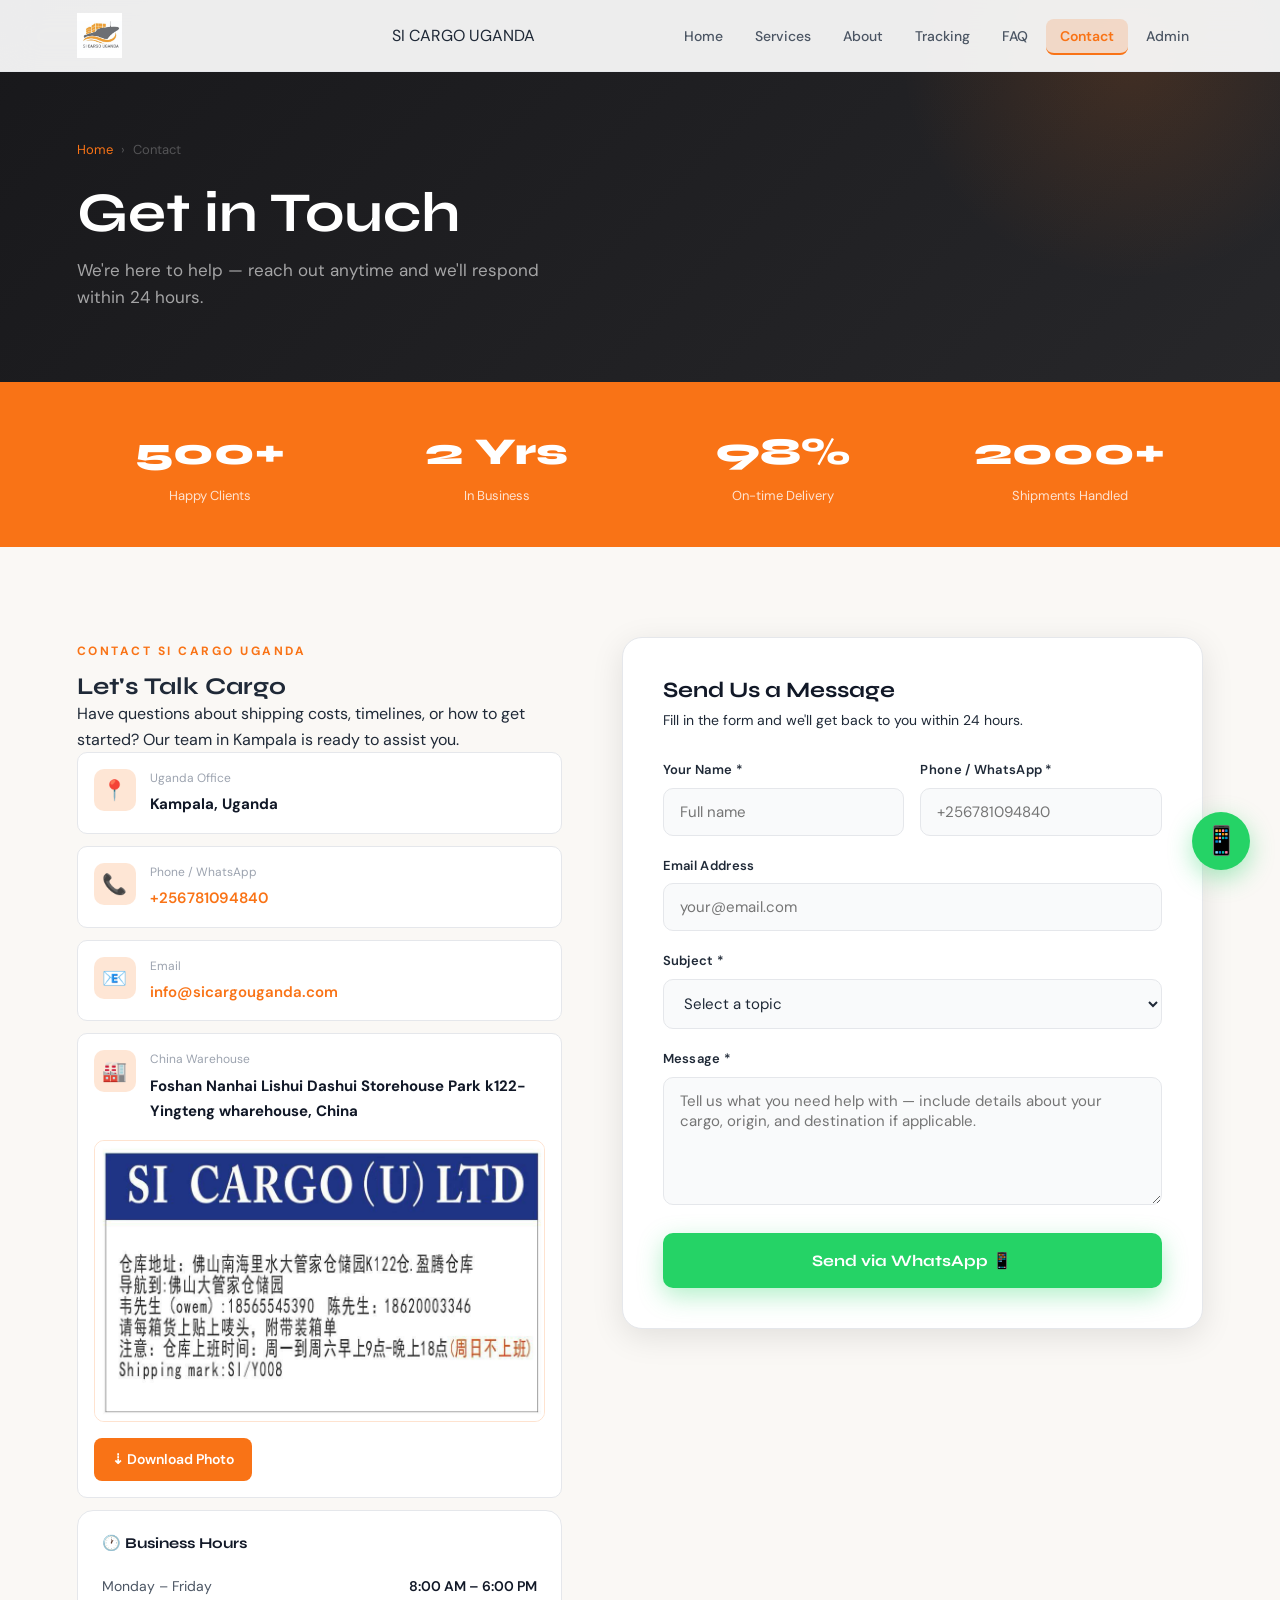
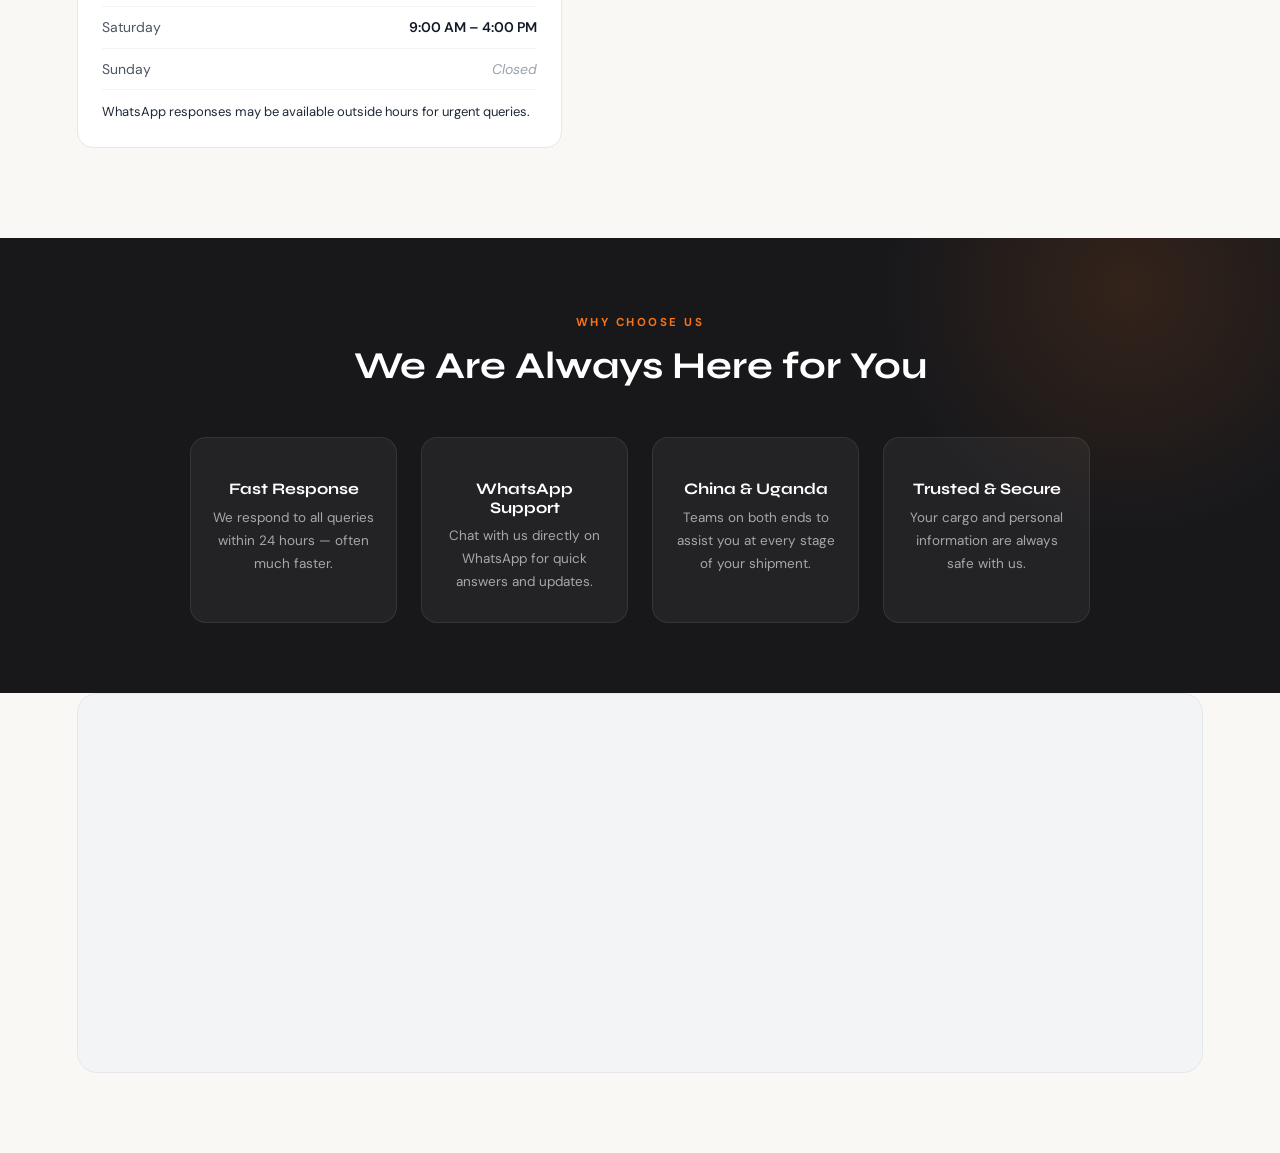
<file: contact.html>
<!DOCTYPE html>

<html lang="en">
<head>
  <meta charset="UTF-8" />
  <meta name="viewport" content="width=device-width, initial-scale=1.0" />
  <title>Contact — SI CARGO UGANDA</title>
  <meta name="description" content="Contact SI CARGO UGANDA for shipping quotes, tracking help and import advice. WhatsApp, phone and email support Monday to Saturday." />
<meta name="keywords" content="contact SI Cargo Uganda, cargo shipping quote Uganda, WhatsApp cargo Uganda" />
<meta property="og:title" content="Contact Us — SI CARGO UGANDA" />
<meta property="og:url" content="https://www.sicargoug.com/contact.html" />
<meta property="og:description" content="Contact SI CARGO UGANDA for shipping quotes, tracking help and import advice. WhatsApp, phone and email support Monday to Saturday." />
  <link rel="preconnect" href="https://fonts.googleapis.com">
  <link rel="preconnect" href="https://fonts.gstatic.com" crossorigin>
  <link href="https://fonts.googleapis.com/css2?family=Syne:wght@400;600;700;800&family=DM+Sans:ital,opsz,wght@0,9..40,300;0,9..40,400;0,9..40,500;1,9..40,300&display=swap" rel="stylesheet">
  <link rel="stylesheet" href="css/style.css">
  <link rel="manifest" href="manifest.json">
<meta name="theme-color" content="#F97316">
<meta name="apple-mobile-web-app-capable" content="yes">
<meta name="apple-mobile-web-app-status-bar-style" content="black-translucent">
<meta name="apple-mobile-web-app-title" content="SI Cargo Uganda">
<link rel="apple-touch-icon" href="si.jpg">

  <style>
    .contact-layout {
      display: grid;
      grid-template-columns: 1fr 1.2fr;
      gap: 60px;
      align-items: start;
    }

    .contact-info h2 { font-size: clamp(26px,3vw,38px); color: var(--gray-900); margin-bottom: 14px; }
.contact-info p { font-size: 15px; color: var(--gray-600); line-height: 1.8; margin-bottom: 28px; }

.contact-detail {
  display: flex;
  align-items: flex-start;
  gap: 14px;
  padding: 16px;
  border-radius: var(--radius-sm);
  border: 1px solid var(--gray-200);
  background: white;
  margin-bottom: 12px;
  transition: var(--transition);
}
.contact-detail:hover { border-color: rgba(249,115,22,0.3); box-shadow: var(--shadow); }
.cd-icon {
  width: 42px; height: 42px;
  background: var(--orange-glow);
  border-radius: 10px;
  display: flex; align-items: center; justify-content: center;
  font-size: 20px;
  flex-shrink: 0;
}
.cd-info span { font-size: 12px; color: var(--gray-400); display: block; margin-bottom: 3px; }
.cd-info strong { font-size: 15px; color: var(--gray-900); }
.cd-info a { color: var(--orange); font-weight: 600; }

.hours-table {
  background: white;
  border-radius: var(--radius);
  padding: 24px;
  border: 1px solid var(--gray-200);
  margin-top: 12px;
}
.hours-table h4 { font-size: 15px; color: var(--gray-900); margin-bottom: 14px; }
.hour-row {
  display: flex;
  justify-content: space-between;
  align-items: center;
  padding: 9px 0;
  border-bottom: 1px solid var(--gray-100);
  font-size: 14px;
}
.hour-row:last-child { border-bottom: none; }
.day { color: var(--gray-600); }
.time { font-weight: 600; color: var(--gray-900); }
.closed { color: var(--gray-400); font-style: italic; }

.contact-form-card {
  background: white;
  border-radius: 20px;
  padding: 40px;
  border: 1px solid var(--gray-200);
  box-shadow: var(--shadow);
}
.contact-form-card h3 { font-size: 22px; color: var(--gray-900); margin-bottom: 6px; }
.contact-form-card > p { font-size: 14px; color: var(--gray-500); margin-bottom: 28px; }

.map-section {
  padding: 0 6% 80px;
}
.map-embed {
  border-radius: 20px;
  overflow: hidden;
  height: 380px;
  border: 1px solid var(--gray-200);
  background: var(--gray-100);
  display: flex; align-items: center; justify-content: center;
  position: relative;
}
.map-embed iframe { width: 100%; height: 100%; border: none; }
.map-placeholder-text {
  text-align: center;
  color: var(--gray-400);
}
.map-placeholder-text .map-icon { font-size: 48px; margin-bottom: 12px; }
.map-placeholder-text p { font-size: 14px; }
.map-placeholder-text strong { color: var(--gray-600); display: block; font-size: 16px; margin-bottom: 6px; }

.whatsapp-float {
  position: fixed;
  bottom: 30px; right: 30px;
  z-index: 999;
  background: #25D366;
  color: white;
  width: 58px; height: 58px;
  border-radius: 50%;
  display: flex; align-items: center; justify-content: center;
  font-size: 28px;
  box-shadow: 0 8px 24px rgba(37,211,102,0.4);
  text-decoration: none;
  transition: transform 0.2s, box-shadow 0.2s;
}
.whatsapp-float:hover {
  transform: scale(1.1);
  box-shadow: 0 14px 32px rgba(37,211,102,0.5);
}

.contact-success {
  display: none;
  background: #ECFDF5;
  border: 1.5px solid #6EE7B7;
  border-radius: 10px;
  padding: 16px 20px;
  margin-top: 20px;
  align-items: center;
  gap: 12px;
  font-size: 14.5px;
  color: #065F46;
  font-weight: 500;
}
.contact-success.show { display: flex; }

@media(max-width:900px) {
  .contact-layout { grid-template-columns: 1fr; gap: 40px; }
}


  </style>
</head>
<body>
<div id="nav-placeholder"></div>
<script src="js/layout.js"></script>
<!-- WhatsApp Float -->

<a href="https://wa.me/256781094840" class="whatsapp-float" target="_blank" rel="noopener" aria-label="Chat on WhatsApp">📱</a>



<main>
  <div class="page-header">
    <div class="page-header-inner">
      <div class="breadcrumb">
        <a href="index.html">Home</a>
        <span>›</span>
        <span>Contact</span>
      </div>
      <h1>Get in Touch</h1>
      <p>We're here to help — reach out anytime and we'll respond within 24 hours.</p>
    </div>
  </div>

  <!-- STATS STRIP -->
<div style="background:var(--orange);padding:40px 6%;display:grid;grid-template-columns:repeat(auto-fit,minmax(150px,1fr));gap:20px;text-align:center;">
  <div>
    <div style="font-family:'Syne',sans-serif;font-size:38px;font-weight:800;color:white;" data-count="500" data-suffix="+">500+</div>
    <div style="font-size:13px;color:rgba(255,255,255,0.8);margin-top:4px;">Happy Clients</div>
  </div>
  <div>
    <div style="font-family:'Syne',sans-serif;font-size:38px;font-weight:800;color:white;" data-count="3" data-suffix=" Yrs">3 Yrs</div>
    <div style="font-size:13px;color:rgba(255,255,255,0.8);margin-top:4px;">In Business</div>
  </div>
  <div>
    <div style="font-family:'Syne',sans-serif;font-size:38px;font-weight:800;color:white;" data-count="98" data-suffix="%">98%</div>
    <div style="font-size:13px;color:rgba(255,255,255,0.8);margin-top:4px;">On-time Delivery</div>
  </div>
  <div>
    <div style="font-family:'Syne',sans-serif;font-size:38px;font-weight:800;color:white;" data-count="2000" data-suffix="+">2000+</div>
    <div style="font-size:13px;color:rgba(255,255,255,0.8);margin-top:4px;">Shipments Handled</div>
  </div>
</div>

<section class="section">
    <div class="contact-layout">


  <!-- LEFT -->
  <div class="reveal">
    <span class="section-tag">Contact SI CARGO UGANDA</span>
    <h2>Let's Talk Cargo</h2>
    <p>Have questions about shipping costs, timelines, or how to get started? Our team in Kampala is ready to assist you.</p>

    <div class="contact-detail">
      <div class="cd-icon">📍</div>
      <div class="cd-info">
        <span>Uganda Office</span>
        <strong>Kampala, Uganda</strong>
      </div>
    </div>

    <div class="contact-detail">
      <div class="cd-icon">📞</div>
      <div class="cd-info">
        <span>Phone / WhatsApp</span>
        <strong><a href="tel:+256781094840">+256781094840</a></strong>
      </div>
    </div>

    <div class="contact-detail">
      <div class="cd-icon">📧</div>
      <div class="cd-info">
        <span>Email</span>
        <strong><a href="mailto:info@sicargouganda.com">info@sicargouganda.com</a></strong>
      </div>
    </div>

   <div class="contact-detail" style="flex-direction:column;gap:16px;">
  <div style="display:flex;align-items:flex-start;gap:14px;">
    <div class="cd-icon">🏭</div>
    <div class="cd-info">
      <span>China Warehouse</span>
      <strong>Foshan Nanhai Lishui Dashui Storehouse Park k122-Yingteng wharehouse, China</strong>
    </div>
  </div>

  <img src="CW.jpg" alt="SI CARGO China Warehouse"
    style="width:100%;border-radius:10px;display:block;border:1px solid rgba(249,115,22,0.2);">

  <a href="CW.jpg" download="SI-Cargo-China-Warehouse.jpg"
     style="display:inline-flex;align-items:center;gap:8px;justify-content:center;
            background:var(--orange);color:white;text-decoration:none;font-weight:600;
            font-size:14px;padding:10px 18px;border-radius:8px;width:fit-content;">
    ⇣ Download Photo
  </a>
</div>

    <div class="hours-table">
      <h4>🕐 Business Hours</h4>
      <div class="hour-row">
        <span class="day">Monday – Friday</span>
        <span class="time">8:00 AM – 6:00 PM</span>
      </div>
      <div class="hour-row">
        <span class="day">Saturday</span>
        <span class="time">9:00 AM – 4:00 PM</span>
      </div>
      <div class="hour-row">
        <span class="day">Sunday</span>
        <span class="closed">Closed</span>
      </div>
      <div style="margin-top:12px;font-size:13px;color:var(--gray-500);">
        WhatsApp responses may be available outside hours for urgent queries.
      </div>
    </div>
  </div>

  <!-- RIGHT: FORM -->
  <div class="contact-form-card reveal">
    <h3>Send Us a Message</h3>
    <p>Fill in the form and we'll get back to you within 24 hours.</p>

    <form id="contactForm" novalidate>
  <div class="form-row">
    <div class="form-group">
      <label for="cName">Your Name *</label>
      <input type="text" id="cName" placeholder="Full name" required>
    </div>
    <div class="form-group">
      <label for="cPhone">Phone / WhatsApp *</label>
      <input type="tel" id="cPhone" placeholder="+256781094840" required>
    </div>
  </div>

  <div class="form-group">
    <label for="cEmail">Email Address</label>
    <input type="email" id="cEmail" placeholder="your@email.com">
  </div>

  <div class="form-group">
    <label for="cSubject">Subject *</label>
    <select id="cSubject" required>
      <option value="">Select a topic</option>
      <option>Shipping Quote</option>
      <option>Cargo Registration Help</option>
      <option>Tracking Query</option>
      <option>Customs & Duties</option>
      <option>Payment & Pricing</option>
      <option>Other</option>
    </select>
  </div>

  <div class="form-group">
    <label for="cMessage">Message *</label>
    <textarea id="cMessage" rows="5" placeholder="Tell us what you need help with — include details about your cargo, origin, and destination if applicable." required></textarea>
  </div>

  <button type="button" id="contactSubmit" onclick="sendToWhatsApp()" class="btn btn-primary" style="width:100%;justify-content:center;border-radius:10px;font-size:16px;padding:16px;background:#25D366;box-shadow:0 8px 24px rgba(37,211,102,0.35);">
    Send via WhatsApp 📱
  </button>
</form>

    <div class="contact-success" id="contactSuccess" role="alert">
      <span>✅</span>
      <div>
        <strong>Message Sent!</strong><br>
        Thank you for contacting us. Our team will respond within 24 hours.
      </div>
    </div>
  </div>
</div>


    </section>

  <!-- WHY CONTACT US -->
  <section style="background:var(--charcoal);padding:70px 6%;position:relative;overflow:hidden;">
    <div style="position:absolute;width:500px;height:500px;background:radial-gradient(circle,rgba(249,115,22,0.12) 0%,transparent 70%);top:-200px;right:-100px;"></div>
    <div style="max-width:900px;margin:0 auto;position:relative;z-index:1;">
      <div style="text-align:center;margin-bottom:50px;">
        <span style="font-size:11.5px;font-weight:700;letter-spacing:2.5px;text-transform:uppercase;color:var(--orange);">Why Choose Us</span>
        <h2 style="font-family:'Syne',sans-serif;font-size:clamp(26px,3vw,38px);color:white;margin-top:10px;">We Are Always Here for You</h2>
      </div>
      <div style="display:grid;grid-template-columns:repeat(auto-fit,minmax(200px,1fr));gap:24px;">
        <div style="background:rgba(255,255,255,0.05);border:1px solid rgba(255,255,255,0.08);border-radius:16px;padding:28px 22px;text-align:center;transition:0.3s;" onmouseover="this.style.background='rgba(249,115,22,0.1)';this.style.borderColor='rgba(249,115,22,0.3)'" onmouseout="this.style.background='rgba(255,255,255,0.05)';this.style.borderColor='rgba(255,255,255,0.08)'">
          <div style="font-size:36px;margin-bottom:14px;"></div>
          <h3 style="font-family:'Syne',sans-serif;font-size:16px;color:white;margin-bottom:8px;">Fast Response</h3>
          <p style="font-size:13.5px;color:rgba(255,255,255,0.6);line-height:1.7;">We respond to all queries within 24 hours — often much faster.</p>
        </div>
        <div style="background:rgba(255,255,255,0.05);border:1px solid rgba(255,255,255,0.08);border-radius:16px;padding:28px 22px;text-align:center;transition:0.3s;" onmouseover="this.style.background='rgba(249,115,22,0.1)';this.style.borderColor='rgba(249,115,22,0.3)'" onmouseout="this.style.background='rgba(255,255,255,0.05)';this.style.borderColor='rgba(255,255,255,0.08)'">
          <div style="font-size:36px;margin-bottom:14px;"></div>
          <h3 style="font-family:'Syne',sans-serif;font-size:16px;color:white;margin-bottom:8px;">WhatsApp Support</h3>
          <p style="font-size:13.5px;color:rgba(255,255,255,0.6);line-height:1.7;">Chat with us directly on WhatsApp for quick answers and updates.</p>
        </div>
        <div style="background:rgba(255,255,255,0.05);border:1px solid rgba(255,255,255,0.08);border-radius:16px;padding:28px 22px;text-align:center;transition:0.3s;" onmouseover="this.style.background='rgba(249,115,22,0.1)';this.style.borderColor='rgba(249,115,22,0.3)'" onmouseout="this.style.background='rgba(255,255,255,0.05)';this.style.borderColor='rgba(255,255,255,0.08)'">
          <div style="font-size:36px;margin-bottom:14px;"></div>
          <h3 style="font-family:'Syne',sans-serif;font-size:16px;color:white;margin-bottom:8px;">China & Uganda</h3>
          <p style="font-size:13.5px;color:rgba(255,255,255,0.6);line-height:1.7;">Teams on both ends to assist you at every stage of your shipment.</p>
        </div>
        <div style="background:rgba(255,255,255,0.05);border:1px solid rgba(255,255,255,0.08);border-radius:16px;padding:28px 22px;text-align:center;transition:0.3s;" onmouseover="this.style.background='rgba(249,115,22,0.1)';this.style.borderColor='rgba(249,115,22,0.3)'" onmouseout="this.style.background='rgba(255,255,255,0.05)';this.style.borderColor='rgba(255,255,255,0.08)'">
          <div style="font-size:36px;margin-bottom:14px;"></div>
          <h3 style="font-family:'Syne',sans-serif;font-size:16px;color:white;margin-bottom:8px;">Trusted & Secure</h3>
          <p style="font-size:13.5px;color:rgba(255,255,255,0.6);line-height:1.7;">Your cargo and personal information are always safe with us.</p>
        </div>
      </div>
    </div>
  </section>

  


  <!-- MAP -->

  <div class="map-section">
    <div class="map-embed">
      <!-- Replace src with a real Google Maps embed URL for Kampala office -->
      <iframe
       src="https://www.google.com/maps/embed?pb=!1m18!1m12!1m3!1d997.4397995069883!2d32.571751366524715!3d0.31191576286527234!2m3!1f0!2f0!3f0!3m2!1i1024!2i768!4f13.1!3m3!1m2!1s0x177dbd0010237ef1%3A0x68e0cabc82a8c010!2sTOP%20CITY%20PLAZA!5e0!3m2!1sen!2sug!4v1779651534012!5m2!1sen!2sug"
       style="border:0; width:100%; height:100%; display:block;"
        allowfullscreen=""
        loading="lazy"
        referrerpolicy="no-referrer-when-downgrade"
        title="SI CARGO UGANDA — Kampala Location"
        aria-label="Google Maps showing si argo offices, Uganda">
    
    </iframe>
    </div>
  </div>
</main>

<div id="foot-placeholder"></div>


<script src="js/main.js"></script>
<script>
  function sendToWhatsApp() {
    var name    = document.getElementById('cName').value.trim();
    var phone   = document.getElementById('cPhone').value.trim();
    var email   = document.getElementById('cEmail').value.trim();
    var subject = document.getElementById('cSubject').value.trim();
    var message = document.getElementById('cMessage').value.trim();

    if (!name || !phone || !subject || !message) {
      alert('Please fill in all required fields before sending.');
      return;
    }

    var text = '🚛 *SI CARGO UGANDA — New Message*' + '\n\n' +
               '👤 *Name:* ' + name + '\n' +
               '📞 *Phone:* ' + phone + '\n' +
               '📧 *Email:* ' + (email || 'Not provided') + '\n' +
               '📋 *Subject:* ' + subject + '\n\n' +
               '💬 *Message:*\n' + message;

    var encoded = encodeURIComponent(text);
    var url = 'https://wa.me/256781094840?text=' + encoded;

    window.open(url, '_blank');

    document.getElementById('contactSuccess').classList.add('show');
    document.getElementById('contactForm').reset();
    document.getElementById('contactSuccess').scrollIntoView({ behavior: 'smooth', block: 'nearest' });
  }
</script>

<script>
  var hamburger = document.querySelector('.hamburger');
  var navLinks = document.querySelector('.nav-links');
  if (hamburger && navLinks) {
    hamburger.addEventListener('click', function() {
      navLinks.classList.toggle('open');
    });
  }
</script>
<script>
  // Keep active nav link based on current page
  var currentFile = window.location.pathname.split('/').pop();
  document.querySelectorAll('.nav-links a').forEach(function(link) {
    var href = link.getAttribute('href');
    if (href === currentFile) {
      link.classList.add('active');
    }
    if (currentFile === '' || currentFile === 'index.html') {
      if (href === 'index.html') {
        link.classList.add('active');
      }
    }
  });
</script>
<script>
  document.addEventListener('DOMContentLoaded', function() {
    var hamburger = document.querySelector('.hamburger');
    var navLinks = document.querySelector('.nav-links');
    
    if (hamburger && navLinks) {
      hamburger.addEventListener('click', function() {
        navLinks.classList.toggle('open');
        var isOpen = navLinks.classList.contains('open');
        var spans = hamburger.querySelectorAll('span');
        if (isOpen) {
          spans[0].style.transform = 'translateY(7px) rotate(45deg)';
          spans[1].style.opacity = '0';
          spans[2].style.transform = 'translateY(-7px) rotate(-45deg)';
        } else {
          spans[0].style.transform = '';
          spans[1].style.opacity = '';
          spans[2].style.transform = '';
        }
      });
    }
  });
</script>

<script>
  if ('serviceWorker' in navigator) {
    window.addEventListener('load', function() {
      navigator.serviceWorker.register('/sw.js');
    });
  }
</script>

</body>
</html>
</file>
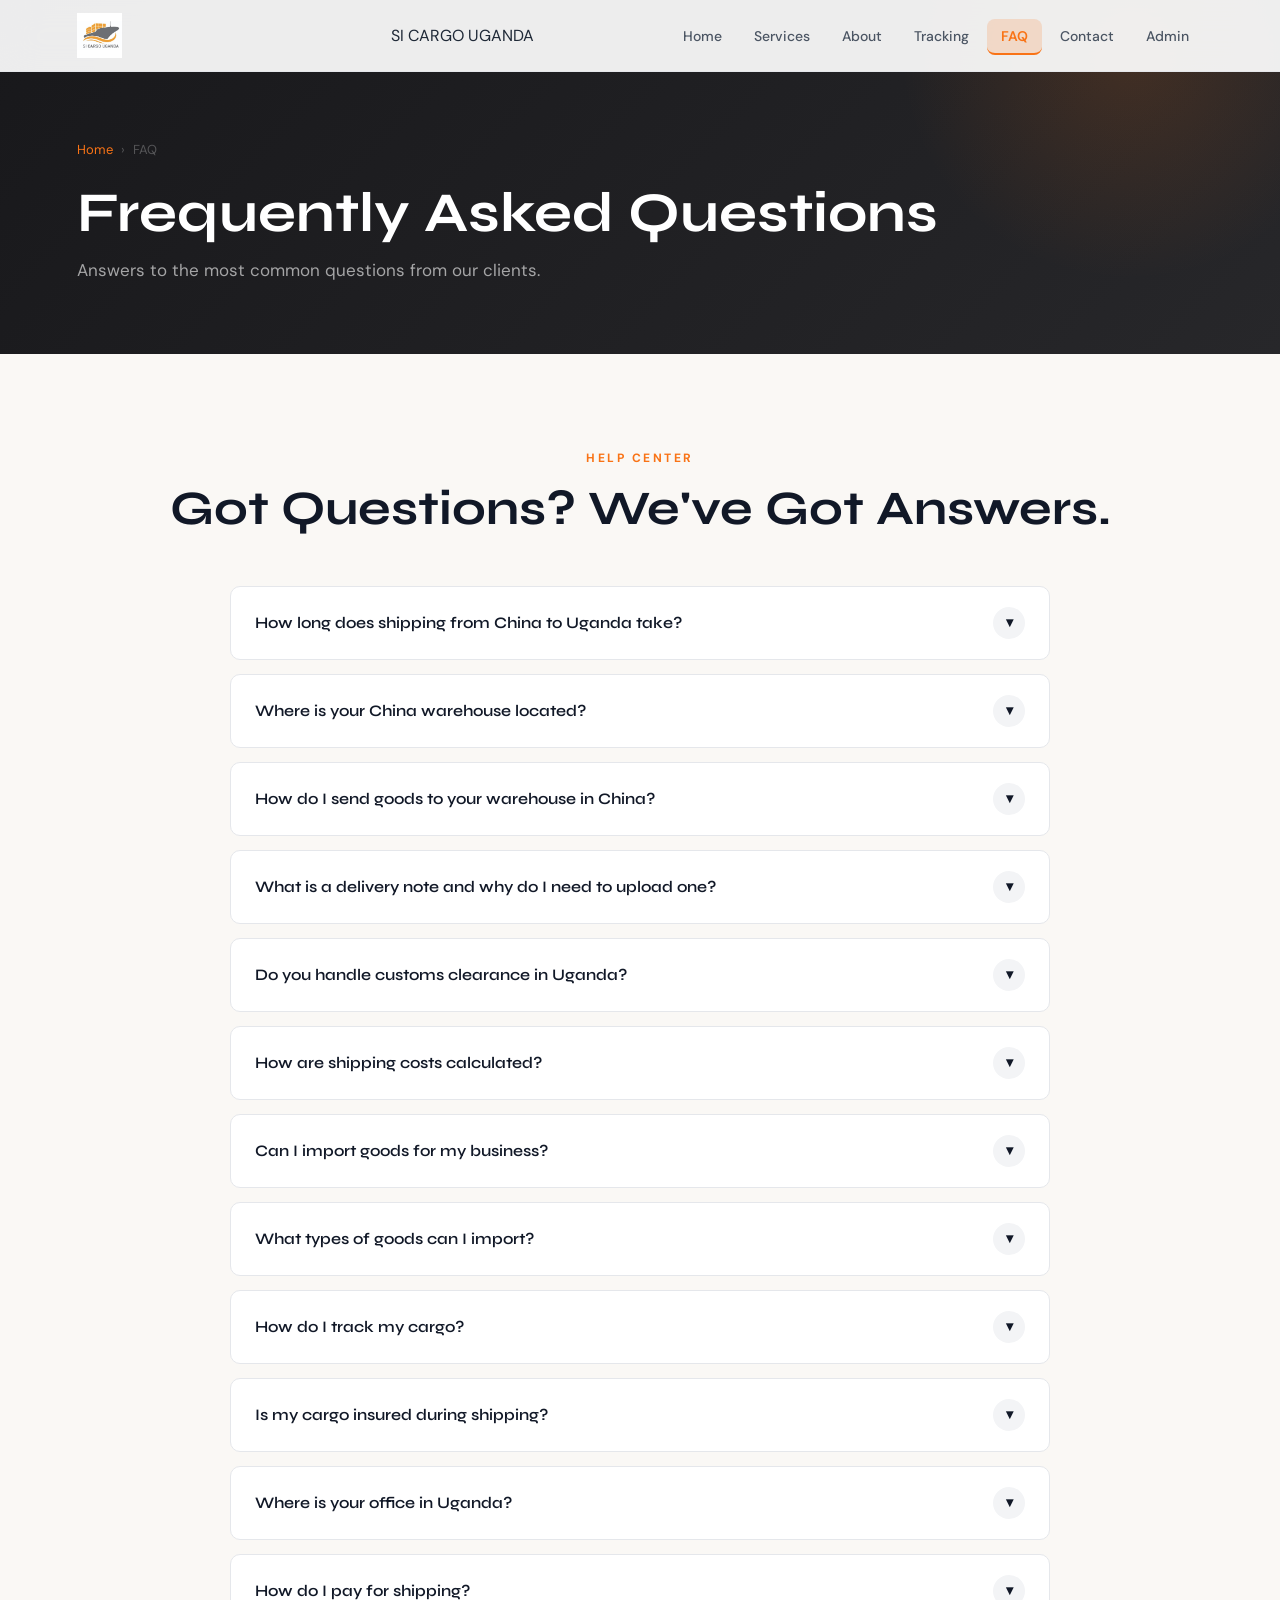
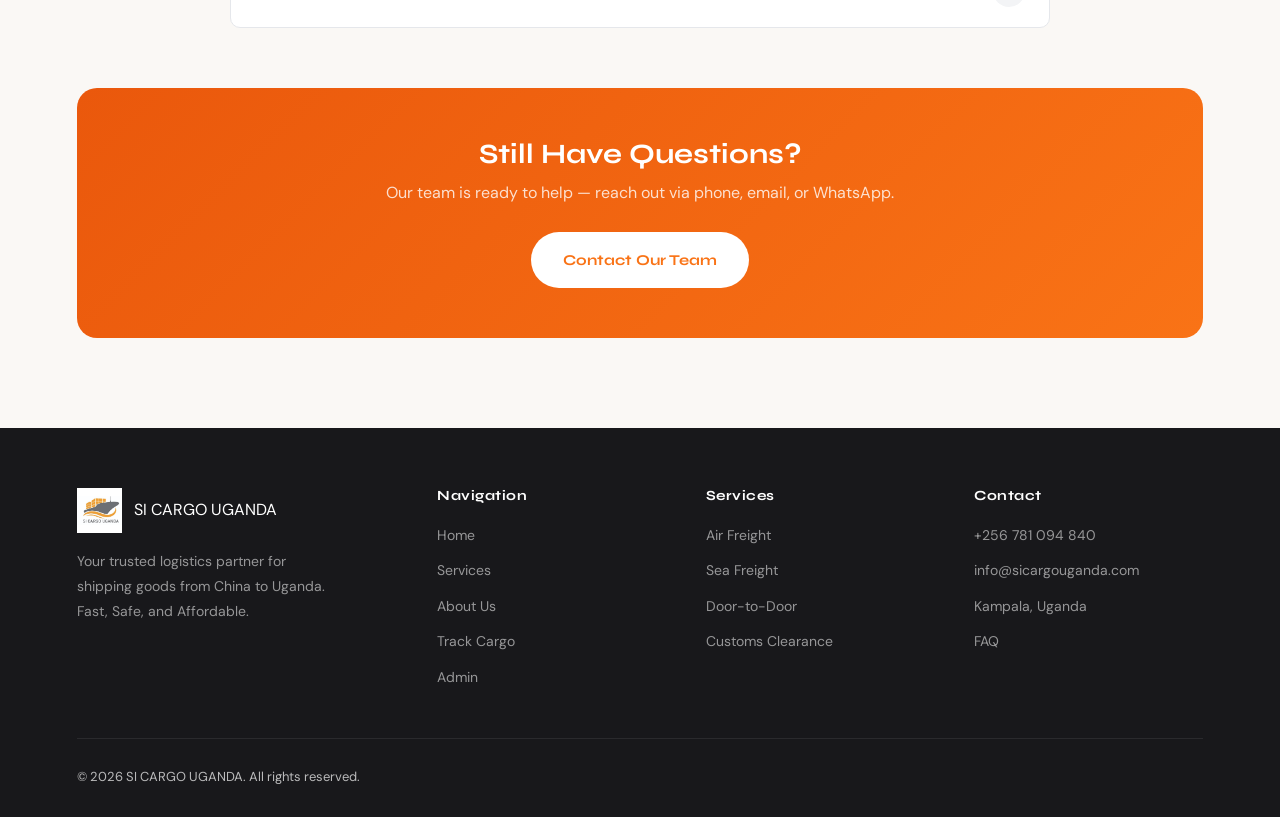
<file: faq.html>
<!DOCTYPE html>

<html lang="en">
<head>
  <meta charset="UTF-8" />
  <meta name="viewport" content="width=device-width, initial-scale=1.0" />
  <title>FAQ — SI CARGO UGANDA</title>
  <meta name="description" content="Frequently asked questions about shipping from China to Uganda — costs, transit times, customs clearance, tracking and more. SI CARGO UGANDA." />
<meta name="keywords" content="shipping FAQ Uganda, cargo questions Uganda, how to import from China Uganda" />
<meta property="og:title" content="FAQ — SI CARGO UGANDA" />
<meta property="og:url" content="https://www.sicargoug.com/faq.html" />
  <link rel="preconnect" href="https://fonts.googleapis.com">
  <link rel="preconnect" href="https://fonts.gstatic.com" crossorigin>
  <link href="https://fonts.googleapis.com/css2?family=Syne:wght@400;600;700;800&family=DM+Sans:ital,opsz,wght@0,9..40,300;0,9..40,400;0,9..40,500;1,9..40,300&display=swap" rel="stylesheet">
  <link rel="stylesheet" href="css/style.css">
  <link rel="manifest" href="manifest.json">
<meta name="theme-color" content="#F97316">
<meta name="apple-mobile-web-app-capable" content="yes">
<meta name="apple-mobile-web-app-status-bar-style" content="black-translucent">
<meta name="apple-mobile-web-app-title" content="SI Cargo Uganda">
<link rel="apple-touch-icon" href="si.jpg">

  <style>
    .faq-categories {
      display: flex;
      gap: 10px;
      justify-content: center;
      flex-wrap: wrap;
      margin-bottom: 40px;
    }
    .faq-cat-btn {
      padding: 9px 20px;
      border-radius: 50px;
      border: 1.5px solid var(--gray-200);
      background: white;
      cursor: pointer;
      font-size: 13.5px;
      font-weight: 600;
      color: var(--gray-600);
      transition: var(--transition);
      font-family: 'DM Sans', sans-serif;
    }
    .faq-cat-btn.active, .faq-cat-btn:hover {
      background: var(--orange);
      border-color: var(--orange);
      color: white;
    }


.still-need {
  background: linear-gradient(135deg, var(--orange-dark), var(--orange));
  border-radius: 20px;
  padding: 50px 40px;
  text-align: center;
  margin-top: 60px;
}
.still-need h3 { font-size: 28px; color: white; margin-bottom: 10px; }
.still-need p { color: rgba(255,255,255,0.8); margin-bottom: 26px; }
.still-need-actions { display: flex; gap: 14px; justify-content: center; flex-wrap: wrap; }

.faq-item.open .faq-a {
  max-height: 500px !important;
  padding: 0 24px 22px !important;
  overflow: visible !important;
}

.faq-item.open .faq-q .arrow {
  transform: rotate(180deg) !important;
  background: var(--orange) !important;
  color: white !important;
}
</style>

  
</head>
<body>
<div id="nav-placeholder"></div>




<main>
  <div class="page-header">
    <div class="page-header-inner">
      <div class="breadcrumb">
        <a href="index.html">Home</a>
        <span>›</span>
        <span>FAQ</span>
      </div>
      <h1>Frequently Asked Questions</h1>
      <p>Answers to the most common questions from our clients.</p>
    </div>
  </div>

  <section class="section">
    <div class="section-title centered reveal" style="margin-bottom:30px;">
      <span class="section-tag">Help Center</span>
      <h2>Got Questions? We've Got Answers.</h2>
    </div>


<div class="faq-grid">

  <div class="faq-item">
    <div class="faq-q">
      How long does shipping from China to Uganda take?
      <div class="arrow">▾</div>
    </div>
    <div class="faq-a">
      Air freight typically takes <strong>5–10 business days</strong> from our China warehouse to Kampala. Sea freight (LCL or FCL) takes <strong>25–40 days</strong> depending on the port of departure and shipping schedule. Door-to-door delivery timing depends on the shipping method chosen.
    </div>
  </div>

  <div class="faq-item">
    <div class="faq-q">
      Where is your China warehouse located?
      <div class="arrow">▾</div>
    </div>
    <div class="faq-a">
      Our warehouse is located in <strong>Guangzhou, Guangdong Province, China</strong> — one of China's largest trading hubs, close to most manufacturing centres and markets. Contact us for the full delivery address to give your supplier.
    </div>
  </div>

  <div class="faq-item">
    <div class="faq-q">
      How do I send goods to your warehouse in China?
      <div class="arrow">▾</div>
    </div>
    <div class="faq-a">
      Simply provide your Chinese supplier with our warehouse address and your full name and phone number (so we can identify your goods). The supplier ships to our warehouse. We receive and inspect your goods, then you register the cargo online and upload your delivery note as proof.
    </div>
  </div>

  <div class="faq-item">
    <div class="faq-q">
      What is a delivery note and why do I need to upload one?
      <div class="arrow">▾</div>
    </div>
    <div class="faq-a">
      A delivery note (also called a receipt or waybill) is a document your supplier provides when goods are delivered to our warehouse. It serves as proof that your specific goods arrived at SI CARGO UGANDA's facility in China. We require this to confirm receipt of your cargo before processing the shipment to Uganda.
    </div>
  </div>

  <div class="faq-item">
    <div class="faq-q">
      Do you handle customs clearance in Uganda?
      <div class="arrow">▾</div>
    </div>
    <div class="faq-a">
      Yes! We have licensed customs clearing agents who handle all URA documentation, duty calculations, and cargo clearance at Entebbe Airport and Mombasa port. You do not need to visit customs yourself — we handle everything and keep you informed.
    </div>
  </div>

  <div class="faq-item">
    <div class="faq-q">
      How are shipping costs calculated?
      <div class="arrow">▾</div>
    </div>
    <div class="faq-a">
      Costs are calculated based on the <strong>actual weight or volumetric weight</strong> of your cargo (whichever is greater), shipping method, and destination within Uganda. Air freight is approximately $5–$8 per kg. Sea freight (LCL) is $180–$250 per CBM. Contact us for a precise quote before ordering.
    </div>
  </div>

  <div class="faq-item">
    <div class="faq-q">
      Can I import goods for my business?
      <div class="arrow">▾</div>
    </div>
    <div class="faq-a">
      Absolutely. We serve both individual importers and businesses of all sizes — from sole traders importing clothing to companies shipping industrial machinery. We can advise on the most cost-effective shipping method for your volume and frequency.
    </div>
  </div>

  <div class="faq-item">
    <div class="faq-q">
      What types of goods can I import?
      <div class="arrow">▾</div>
    </div>
    <div class="faq-a">
      We handle electronics, clothing & textiles, household goods, machinery, building materials, food products (where permitted), cosmetics, and general merchandise. Prohibited goods include weapons, illegal substances, and items restricted by Ugandan law. Contact us if you're unsure about a specific item.
    </div>
  </div>

  <div class="faq-item">
    <div class="faq-q">
      How do I track my cargo?
      <div class="arrow">▾</div>
    </div>
    <div class="faq-a">
      Once your cargo registration is confirmed, we issue a tracking number. You can enter this on our <a href="tracking.html" style="color:var(--orange);font-weight:600;">Tracking page</a>. We also send WhatsApp/SMS updates at key milestones: warehouse receipt, departure, arrival in Uganda, and customs clearance.
    </div>
  </div>

  <div class="faq-item">
    <div class="faq-q">
      Is my cargo insured during shipping?
      <div class="arrow">▾</div>
    </div>
    <div class="faq-a">
      Basic cargo cover is included. We recommend taking out comprehensive cargo insurance for high-value goods (electronics, luxury items, etc.). Our team can advise on appropriate insurance options when you register your shipment.
    </div>
  </div>

  <div class="faq-item">
    <div class="faq-q">
      Where is your office in Uganda?
      <div class="arrow">▾</div>
    </div>
    <div class="faq-a">
      Our Uganda office and cargo collection point is in <strong>Kampala</strong>. Contact us for the exact address and directions. We are open Monday–Saturday, 8:00 AM – 6:00 PM. Deliveries to other towns in Uganda can be arranged.
    </div>
  </div>

  <div class="faq-item">
    <div class="faq-q">
      How do I pay for shipping?
      <div class="arrow">▾</div>
    </div>
    <div class="faq-a">
      Payment can be made via Mobile Money (MTN, Airtel), bank transfer, or cash at our Kampala office. We provide a full invoice before shipping. No payment is required upfront until your cargo is confirmed received at our China warehouse.
    </div>
  </div>

</div>

<div class="still-need">
  <h3>Still Have Questions?</h3>
  <p>Our team is ready to help — reach out via phone, email, or WhatsApp.</p>
  <div class="still-need-actions">
    <a href="contact.html" class="btn btn-white" style="background:white;color:var(--orange);font-family:'Syne',sans-serif;font-weight:700;">Contact Our Team</a>
    
  </div>
</div>


  </section>
</main>

<div id="foot-placeholder"></div>

<script src="js/layout.js"></script>
<script src="js/main.js"></script>

<script>
  window.addEventListener('load', function() {
    var currentFile = window.location.pathname.split('/').pop();
    document.querySelectorAll('.nav-links a').forEach(function(link) {
      var href = link.getAttribute('href');
      if (href === currentFile) {
        link.classList.add('active');
      }
    });
  });
</script>
</body>
</html>
</file>
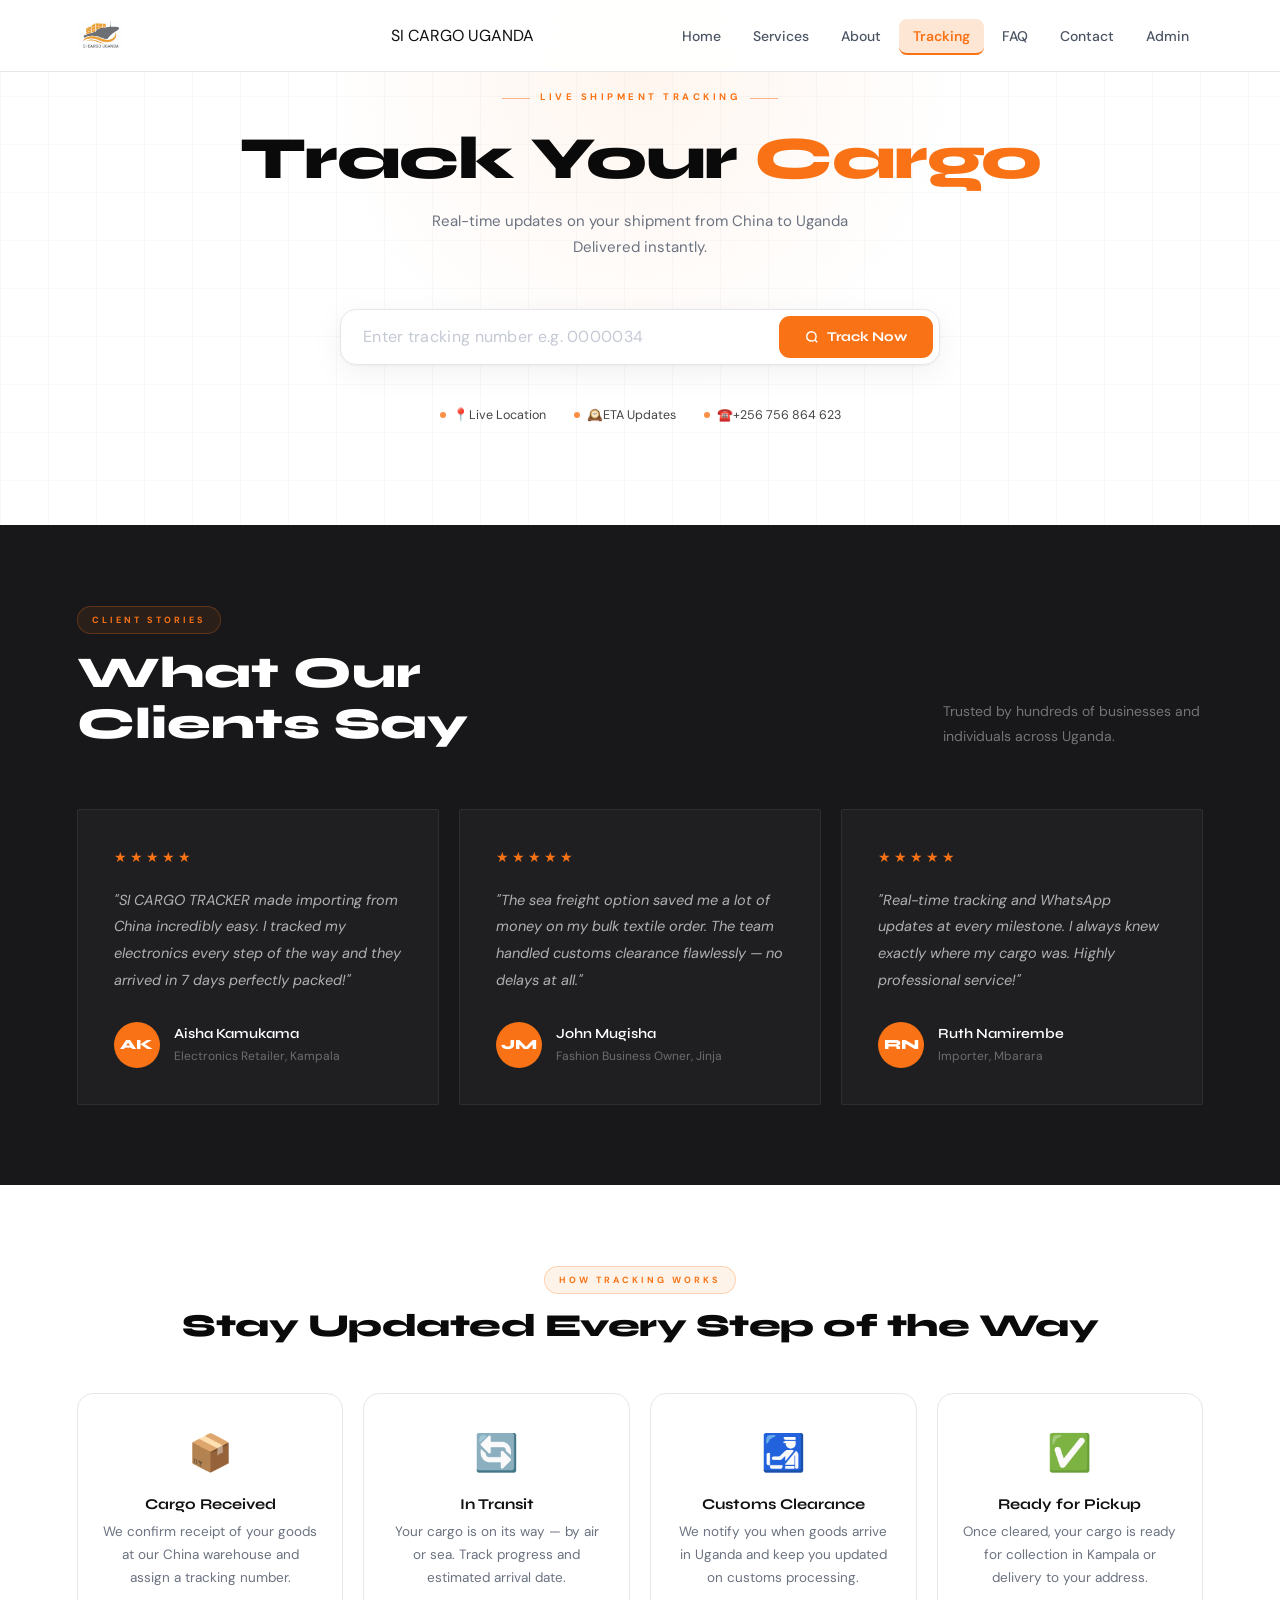
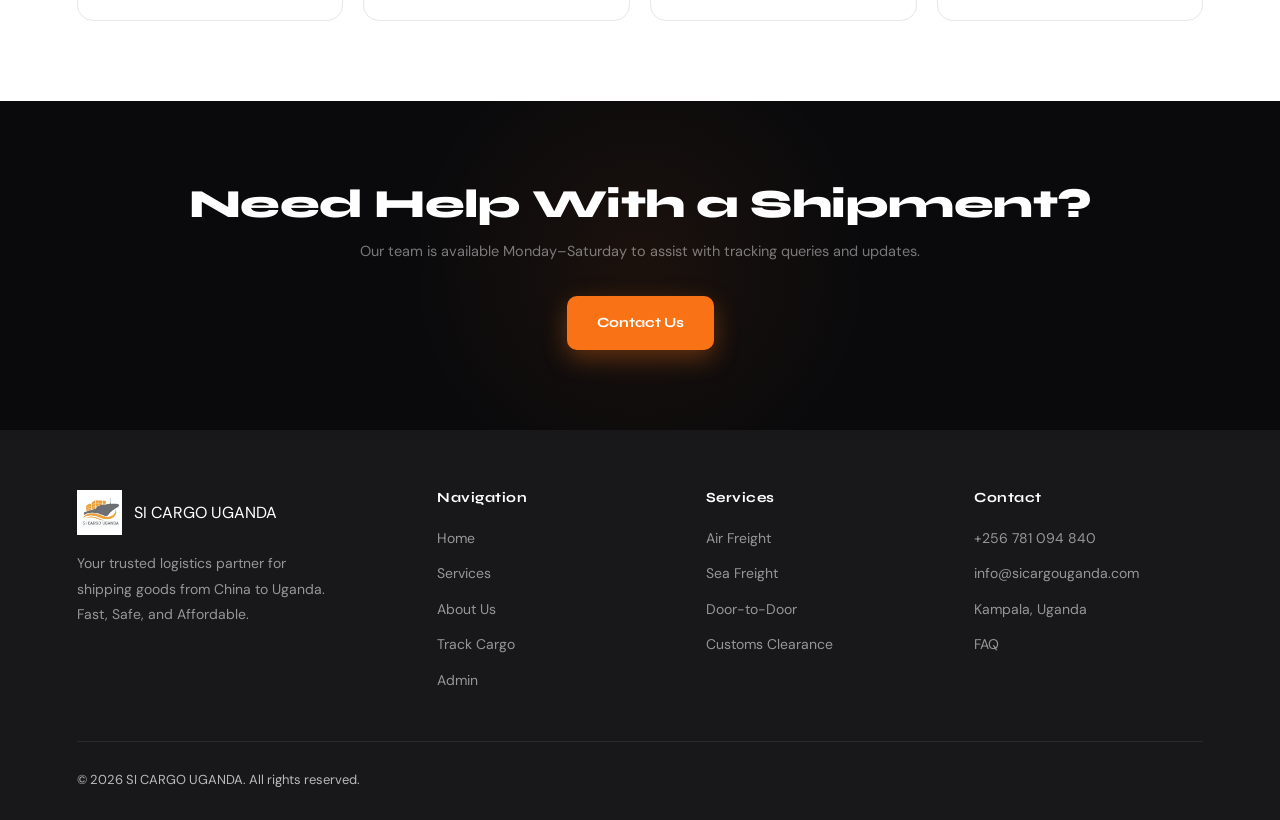
<file: tracking.html>
<!DOCTYPE html>
<html lang="en">
<head>
  <meta charset="UTF-8" />
  <meta name="viewport" content="width=device-width, initial-scale=1.0" />
  <title>Track Cargo — SI CARGO UGANDA</title>
  <meta name="description" content="Track your cargo shipment from China to Uganda in real-time." />
  <link rel="preconnect" href="https://fonts.googleapis.com">
  <link rel="preconnect" href="https://fonts.gstatic.com" crossorigin>
  <link href="https://fonts.googleapis.com/css2?family=Syne:wght@400;600;700;800&family=DM+Sans:ital,opsz,wght@0,9..40,300;0,9..40,400;0,9..40,500;1,9..40,300&display=swap" rel="stylesheet">
  <link rel="stylesheet" href="css/style.css">
  <link rel="manifest" href="manifest.json">
<meta name="theme-color" content="#F97316">
<meta name="apple-mobile-web-app-capable" content="yes">
<meta name="apple-mobile-web-app-status-bar-style" content="black-translucent">
<meta name="apple-mobile-web-app-title" content="SI Cargo Uganda">
<link rel="apple-touch-icon" href="si.jpg">


  <style>
    *, *::before, *::after { box-sizing: border-box; margin: 0; padding: 0; }
    :root {
      --orange: #F97316;
      --orange-dark: #EA6C0A;
      --orange-light: #FEF3E8;
    }
    body { font-family: 'DM Sans', sans-serif; background: #fff; color: #111; }

    /* ── HERO ── */
    .track-hero-section {
      background: #fff;
      padding: 80px 6% 100px;
      text-align: center;
      position: relative;
      overflow: hidden;
    }
    .track-hero-section::before {
      content: '';
      position: absolute;
      inset: 0;
      background-image:
        linear-gradient(rgba(0,0,0,0.025) 1px, transparent 1px),
        linear-gradient(90deg, rgba(0,0,0,0.025) 1px, transparent 1px);
      background-size: 48px 48px;
      pointer-events: none;
    }
    .track-hero-section::after {
      content: '';
      position: absolute;
      width: 700px; height: 700px;
      background: radial-gradient(circle, rgba(249,115,22,0.07) 0%, transparent 65%);
      top: -280px; left: 50%; transform: translateX(-50%);
      pointer-events: none;
    }
    .track-hero-inner { position: relative; z-index: 1; }

    .track-eyebrow {
      display: inline-flex;
      align-items: center;
      gap: 10px;
      font-size: 9.5px;
      font-weight: 700;
      letter-spacing: 3.5px;
      text-transform: uppercase;
      color: var(--orange);
      margin-bottom: 22px;
    }
    .track-eyebrow::before, .track-eyebrow::after {
      content: '';
      display: block;
      width: 28px; height: 0.5px;
      background: var(--orange);
      opacity: 0.5;
    }

    .track-hero-section h1 {
      font-family: 'Syne', sans-serif;
      font-size: clamp(34px, 5vw, 60px);
      font-weight: 800;
      color: #0A0A0A;
      margin-bottom: 16px;
      letter-spacing: -1.5px;
      line-height: 1.08;
    }
    .track-hero-section h1 span { color: var(--orange); }
    .track-hero-section > .track-hero-inner > p {
      font-size: 15px;
      color: #6B7280;
      margin-bottom: 48px;
      max-width: 420px;
      margin-left: auto;
      margin-right: auto;
      line-height: 1.75;
    }

    /* ── SEARCH ── */
    .track-search-wrap {
      max-width: 600px;
      margin: 0 auto;
      animation: floatSearch 5s ease-in-out infinite;
    }
    @keyframes floatSearch {
      0%, 100% { transform: translateY(0); }
      50% { transform: translateY(-5px); }
    }
    .track-search-box {
      display: flex;
      align-items: center;
      background: #fff;
      border: 0.5px solid #E5E7EB;
      border-radius: 16px;
      padding: 6px 6px 6px 22px;
      box-shadow: 0 1px 3px rgba(0,0,0,0.04), 0 8px 32px rgba(0,0,0,0.06);
      transition: all 0.25s ease;
    }
    .track-search-box:focus-within {
      border-color: rgba(249,115,22,0.45);
      box-shadow: 0 0 0 4px rgba(249,115,22,0.07), 0 8px 32px rgba(249,115,22,0.1);
      transform: translateY(-2px);
    }
    .track-search-box input {
      flex: 1;
      background: none;
      border: none;
      outline: none;
      color: #111;
      font-size: 16px;
      font-family: 'DM Sans', sans-serif;
      letter-spacing: 0.3px;
    }
    .track-search-box input::placeholder { color: #C4C9D4; }
    .track-search-btn {
      display: flex;
      align-items: center;
      gap: 8px;
      padding: 13px 26px;
      background: var(--orange);
      color: white;
      border: none;
      border-radius: 11px;
      font-family: 'Syne', sans-serif;
      font-size: 13.5px;
      font-weight: 700;
      cursor: pointer;
      white-space: nowrap;
      position: relative;
      overflow: hidden;
      transition: all 0.25s ease;
    }
    .track-search-btn::after {
      content: '';
      position: absolute; inset: 0;
      background: linear-gradient(105deg, transparent 40%, rgba(255,255,255,0.2) 50%, transparent 60%);
      transform: translateX(-100%);
      transition: transform 0.5s ease;
    }
    .track-search-btn:hover::after { transform: translateX(100%); }
    .track-search-btn:hover {
      background: var(--orange-dark);
      box-shadow: 0 6px 20px rgba(249,115,22,0.35);
      transform: translateY(-1px);
    }
    .track-error-msg { margin-top: 14px; font-size: 13px; color: #EF4444; display: none; }

    .hero-pills { display: flex; gap: 28px; justify-content: center; flex-wrap: wrap; margin-top: 36px; }
    .hero-pill { display: flex; align-items: center; gap: 7px; font-size: 12.5px; color: #444; }
    .hero-pill-dot { width: 6px; height: 6px; border-radius: 50%; background: var(--orange); opacity: 0.8; }

    /* ── RESULT SECTION ── */
    #trackingResultSection {
      background: #F9FAFB;
      padding: 80px 6%;
      position: relative;
      overflow: hidden;
    }
    #trackingResultSection::before {
      content: '';
      position: absolute;
      width: 600px; height: 600px;
      background: radial-gradient(circle, rgba(249,115,22,0.05) 0%, transparent 65%);
      bottom: -200px; right: -100px;
      pointer-events: none;
    }

    /* ── OUTER CARD ── */
    .result-card-outer {
      max-width: 820px;
      margin: 0 auto;
      position: relative;
      z-index: 1;
      border-radius: 22px;
      box-shadow:
        0 0 0 1px rgba(249,115,22,0.08),
        0 2px 8px rgba(0,0,0,0.04),
        0 16px 48px rgba(0,0,0,0.07);
      animation: cardReveal 0.6s cubic-bezier(0.16,1,0.3,1) both;
      overflow: hidden;
      transition: all 0.35s ease;
    }
    .result-card-outer:hover {
      box-shadow:
        0 0 0 1px rgba(249,115,22,0.12),
        0 4px 16px rgba(0,0,0,0.06),
        0 24px 64px rgba(0,0,0,0.09);
      transform: translateY(-3px);
    }
    @keyframes cardReveal {
      from { opacity: 0; transform: translateY(36px) scale(0.97); }
      to   { opacity: 1; transform: translateY(0) scale(1); }
    }

    /* ── CARD HEADER ── */
    .result-header {
      background: #fff;
      border-radius: 20px 20px 0 0;
      padding: 36px 40px;
      position: relative;
      overflow: hidden;
      box-shadow: 0 0 0 1px rgba(249,115,22,0.12), inset 0 1px 0 0 rgba(249,115,22,0.35);
    }
    .result-header::before {
      content: '';
      position: absolute;
      top: 0; left: 0; right: 0;
      height: 2px;
      background: linear-gradient(90deg, transparent 5%, var(--orange) 35%, #FDBA74 65%, transparent 95%);
    }
    .result-header-glow {
      position: absolute;
      top: -50px; right: -50px;
      width: 180px; height: 180px;
      background: radial-gradient(circle, rgba(249,115,22,0.1) 0%, transparent 65%);
      pointer-events: none;
    }
    .result-header-top {
      display: flex;
      align-items: flex-start;
      justify-content: space-between;
      gap: 20px;
      flex-wrap: wrap;
    }
    .result-tracking-label { font-size: 9px; letter-spacing: 3px; text-transform: uppercase; color: #9CA3AF; font-weight: 600; margin-bottom: 7px; }
    .result-tracking-num { font-family: 'Syne', sans-serif; font-size: clamp(26px, 4vw, 40px); font-weight: 800; color: #0A0A0A; letter-spacing: 0.5px; }
    .result-status-pill {
      display: inline-flex; align-items: center; gap: 8px;
      padding: 10px 20px;
      background: #FEF3E8;
      border: 0.5px solid rgba(249,115,22,0.3);
      border-radius: 99px;
      font-family: 'Syne', sans-serif; font-size: 13px; font-weight: 700; color: #EA580C;
      white-space: nowrap;
    }
    .result-status-dot { width: 6px; height: 6px; border-radius: 50%; background: var(--orange); animation: dotPulse 2s ease-in-out infinite; }
    @keyframes dotPulse { 0%, 100% { opacity: 1; transform: scale(1); } 50% { opacity: 0.4; transform: scale(0.6); } }

    /* ── INFO GRID ── */
    .result-info-grid {
      background: #fff;
      padding: 28px 40px;
      display: grid;
      grid-template-columns: repeat(auto-fit, minmax(148px, 1fr));
      gap: 14px;
    }

    /* DARKER, MORE VISIBLE CELL BORDERS */
    .info-cell {
      background: #fff;
      border-radius: 14px;
      padding: 16px 18px;
      position: relative;
      transition: transform 0.25s ease, box-shadow 0.25s ease, border-color 0.25s ease;
      border: 1.5px dashed #B0B8C8;      /* ← darker base border (was rgba(229,231,235,0.9)) */
      box-shadow: 0 2px 10px rgba(0,0,0,0.05);
    }
    /* Corner bracket accents — darker orange */
    .info-cell::before {
      content: '';
      position: absolute;
      top: -2px; left: -2px;
      width: 10px; height: 10px;
      border-top: 2.5px solid rgba(249,115,22,0.65);
      border-left: 2.5px solid rgba(249,115,22,0.65);
      border-radius: 3px 0 0 0;
    }
    .info-cell::after {
      content: '';
      position: absolute;
      bottom: -2px; right: -2px;
      width: 10px; height: 10px;
      border-bottom: 2.5px solid rgba(249,115,22,0.65);
      border-right: 2.5px solid rgba(249,115,22,0.65);
      border-radius: 0 0 3px 0;
    }
    .info-cell:hover {
      transform: translateY(-3px);
      box-shadow: 0 8px 24px rgba(249,115,22,0.1);
      border-color: rgba(249,115,22,0.55);  /* vivid orange on hover */
    }
    .info-cell-label { font-size: 9.5px; letter-spacing: 2px; text-transform: uppercase; color: #9CA3AF; font-weight: 600; margin-bottom: 5px; }
    .info-cell-value { font-family: 'Syne', sans-serif; font-size: 13.5px; font-weight: 600; color: #111; line-height: 1.4; }
    .info-cell-value.highlight { color: var(--orange); }

    /* ── PROGRESS SECTION ── */
    .result-progress { background: #fff; padding: 36px 40px; }
    .progress-section-label { font-size: 9.5px; letter-spacing: 2.5px; text-transform: uppercase; color: #9CA3AF; font-weight: 600; margin-bottom: 6px; }
    .progress-title { font-family: 'Syne', sans-serif; font-size: 16px; font-weight: 700; color: #0A0A0A; margin-bottom: 20px; }
    .eta-note {
      display: inline-flex; align-items: center; gap: 7px;
      padding: 8px 16px;
      background: #EFF6FF; border: 0.5px solid #BFDBFE;
      border-radius: 8px; font-size: 12px; color: #1D4ED8;
      margin-bottom: 32px;
    }

    /* ── STEPS ── */
    .step-row { display: flex; align-items: flex-start; }
    .step-left { display: flex; flex-direction: column; align-items: center; width: 48px; flex-shrink: 0; }
    .step-circle {
      width: 40px; height: 40px; border-radius: 50%;
      display: flex; align-items: center; justify-content: center;
      font-size: 16px; flex-shrink: 0; position: relative; z-index: 1;
      transition: all 0.35s ease;
    }
    .step-circle.done    { background: #F0FDF4; border: 2px solid #16A34A; box-shadow: 0 0 0 4px rgba(22,163,74,0.08); }
    .step-circle.current { background: #FEF3E8; border: 2px solid rgba(249,115,22,0.5); box-shadow: 0 0 0 6px rgba(249,115,22,0.08); animation: currentGlow 2.2s ease-in-out infinite; }
    .step-circle.pending { background: #F9FAFB; border: 1.5px solid #E5E7EB; }
    @keyframes currentGlow {
      0%, 100% { box-shadow: 0 0 0 6px rgba(249,115,22,0.08), 0 0 20px rgba(249,115,22,0.12); }
      50%       { box-shadow: 0 0 0 10px rgba(249,115,22,0.04), 0 0 28px rgba(249,115,22,0.18); }
    }
    .step-check { color: #15803D; font-size: 16px; font-weight: 900; line-height: 1; }
    .step-connector { width: 2px; flex: 1; min-height: 28px; margin: 3px 0; border-radius: 2px; }
    .step-connector.done    { background: linear-gradient(to bottom, #16A34A, #4ADE80); }
    .step-connector.pending { background: #E5E7EB; }
    .step-right { flex: 1; padding: 7px 0 30px 18px; }
    .step-name { font-family: 'Syne', sans-serif; font-size: 15px; font-weight: 700; transition: color 0.3s; }
    .step-name.done    { color: #374151; }
    .step-name.current { color: var(--orange); }
    .step-name.pending { color: #9CA3AF; }
    .step-sub { font-size: 10px; letter-spacing: 1.5px; text-transform: uppercase; color: var(--orange); font-weight: 700; margin-top: 4px; opacity: 0.9; }
    .step-eta {
      display: inline-flex; align-items: center; gap: 6px;
      margin-top: 9px; padding: 5px 13px;
      background: #EFF6FF; border: 0.5px solid #BFDBFE;
      border-radius: 7px; font-size: 12px; color: #1D4ED8;
    }

    /* ── NOTES — now in a bordered box ── */
    .result-notes {
      background: #fff;
      border-top: 0.5px solid #F3F4F6;
      padding: 24px 40px 32px;
    }
    .notes-label {
      display: flex; align-items: center; gap: 8px;
      font-size: 9px; letter-spacing: 2.5px; text-transform: uppercase;
      color: var(--orange); font-weight: 700; margin-bottom: 14px;
    }
    .notes-label::before { content: ''; display: block; width: 3px; height: 12px; background: var(--orange); border-radius: 2px; }

    /* The bordered notes box */
    .notes-box {
      position: relative;
      background: #FFFBF7;
      border: 1.5px dashed #B0B8C8;
      border-radius: 14px;
      padding: 18px 20px;
      box-shadow: 0 2px 10px rgba(0,0,0,0.04);
    }
    /* Same corner accents as info cells */
    .notes-box::before {
      content: '';
      position: absolute;
      top: -2px; left: -2px;
      width: 10px; height: 10px;
      border-top: 2.5px solid rgba(249,115,22,0.65);
      border-left: 2.5px solid rgba(249,115,22,0.65);
      border-radius: 3px 0 0 0;
    }
    .notes-box::after {
      content: '';
      position: absolute;
      bottom: -2px; right: -2px;
      width: 10px; height: 10px;
      border-bottom: 2.5px solid rgba(249,115,22,0.65);
      border-right: 2.5px solid rgba(249,115,22,0.65);
      border-radius: 0 0 3px 0;
    }
    .notes-text { font-size: 14px; color: #374151; line-height: 1.85; }

    /* ── CARD FOOTER ── */
    .result-footer {
      background: #FAFAFA;
      border-top: 0.5px solid #F0F1F3;
      border-radius: 0 0 20px 20px;
      padding: 20px 40px;
      display: flex; align-items: center; justify-content: space-between;
      flex-wrap: wrap; gap: 12px;
    }
    .result-footer-left  { font-size: 13px; color: #555; }
    .result-footer-left strong { color: var(--orange); }
    .result-footer-right { font-size: 11px; color: #9CA3AF; letter-spacing: 0.3px; }

    /* ── HOW IT WORKS ── */
    .track-how { padding: 80px 6%; background: #fff; }
    .section-title.centered { text-align: center; margin-bottom: 48px; }
    .section-tag {
      display: inline-block; font-size: 9px; letter-spacing: 3px; text-transform: uppercase;
      font-weight: 700; color: var(--orange); padding: 6px 14px;
      border: 0.5px solid rgba(249,115,22,0.25); border-radius: 99px;
      background: #FEF3E8; margin-bottom: 14px;
    }
    .section-title h2 { font-family: 'Syne', sans-serif; font-size: clamp(22px, 3vw, 32px); font-weight: 800; color: #0A0A0A; letter-spacing: -0.5px; }
    .track-steps { display: grid; grid-template-columns: repeat(auto-fit, minmax(210px, 1fr)); gap: 20px; }
    .ts { text-align: center; padding: 30px 22px; border-radius: 16px; border: 0.5px solid #E5E7EB; background: #fff; transition: all 0.3s ease; }
    .ts:hover { box-shadow: 0 10px 36px rgba(249,115,22,0.09); border-color: rgba(249,115,22,0.2); transform: translateY(-4px); }
    .ts .ts-icon { font-size: 36px; margin-bottom: 14px; display: block; }
    .ts h3 { font-family: 'Syne', sans-serif; font-size: 15px; font-weight: 700; color: #111; margin-bottom: 8px; }
    .ts p { font-size: 13.5px; color: #6B7280; line-height: 1.7; }

    /* ── CTA ── */
    .contact-cta { background: #0A0A0C; padding: 80px 6%; text-align: center; position: relative; overflow: hidden; }
    .contact-cta::before { content: ''; position: absolute; width: 500px; height: 500px; background: radial-gradient(circle, rgba(249,115,22,0.07) 0%, transparent 65%); top: 50%; left: 50%; transform: translate(-50%,-50%); pointer-events: none; }
    .contact-cta-inner { position: relative; z-index: 1; }
    .contact-cta h2 { font-family: 'Syne', sans-serif; font-size: clamp(26px, 4vw, 40px); color: #fff; font-weight: 800; letter-spacing: -0.5px; margin-bottom: 12px; }
    .contact-cta p { color: rgba(255,255,255,0.45); margin-bottom: 32px; font-size: 14.5px; line-height: 1.75; }
    .btn { display: inline-flex; align-items: center; gap: 8px; text-decoration: none; }
    .btn-primary { padding: 14px 28px; background: var(--orange); color: #fff; border-radius: 10px; font-family: 'Syne', sans-serif; font-size: 14px; font-weight: 700; transition: background 0.2s, box-shadow 0.2s, transform 0.2s; }
    .btn-primary:hover { background: var(--orange-dark); box-shadow: 0 6px 20px rgba(249,115,22,0.4); transform: translateY(-1px); }

    @keyframes spin { to { transform: rotate(360deg); } }

    @media (max-width: 768px) {
      .result-header, .result-info-grid, .result-progress, .result-notes, .result-footer { padding-left: 22px; padding-right: 22px; }
      .result-header-top { flex-direction: column; }
    }
  </style>
</head>
<body>

<div id="nav-placeholder"></div>

<main>

  <!-- ══ HERO ══ -->
  <section class="track-hero-section">
    <div class="track-hero-inner">
      <div class="track-eyebrow">Live Shipment Tracking</div>
      <h1>Track Your <span>Cargo</span></h1>
      <p>Real-time updates on your shipment from China to Uganda  Delivered instantly.</p>

      <div class="track-search-wrap" style="margin-bottom:40px;">
        <div class="track-search-box">
          <input type="text" id="trackInput" placeholder="Enter tracking number e.g. 0000034" />
          <button class="track-search-btn" id="trackBtn">
            <svg width="14" height="14" viewBox="0 0 24 24" fill="none" stroke="currentColor" stroke-width="2.5"><circle cx="11" cy="11" r="8"/><path d="M21 21l-4.35-4.35"/></svg>
            Track Now
          </button>
        </div>
        <div class="track-error-msg" id="trackErrorMsg"></div>
      </div>

      <div class="hero-pills">
        <div class="hero-pill"><div class="hero-pill-dot"></div> 📍Live Location</div>
        <div class="hero-pill"><div class="hero-pill-dot"></div> 🕰️ETA Updates</div>
        <div class="hero-pill"><div class="hero-pill-dot"></div> ☎️+256 756 864 623</div>
      </div>
    </div>
  </section>

  <!-- ══ RESULT ══ -->
  <section id="trackingResultSection" style="display:none;">
    <div id="cargoResult"></div>
  </section>
  <!-- ══ TESTIMONIALS ══ -->
<section style="background:#18181B;padding:80px 6%;">
  <div style="display:flex;align-items:flex-end;justify-content:space-between;margin-bottom:60px;gap:30px;flex-wrap:wrap;">
    <div>
      <span style="display:inline-block;font-size:9px;letter-spacing:3px;text-transform:uppercase;font-weight:700;color:#F97316;padding:6px 14px;border:0.5px solid rgba(249,115,22,0.25);border-radius:99px;background:rgba(249,115,22,0.08);margin-bottom:14px;">Client Stories</span>
      <h2 style="font-family:'Syne',sans-serif;font-size:clamp(28px,4vw,44px);color:white;max-width:400px;font-weight:800;">What Our Clients Say</h2>
    </div>
    <p style="color:rgba(255,255,255,0.4);font-size:14px;max-width:260px;line-height:1.8;">Trusted by hundreds of businesses and individuals across Uganda.</p>
  </div>
  <div style="display:grid;grid-template-columns:repeat(auto-fit,minmax(260px,1fr));gap:20px;">
    <div style="background:rgba(255,255,255,0.03);border:1px solid rgba(255,255,255,0.07);border-radius:2px;padding:36px;position:relative;transition:all 0.4s ease;overflow:hidden;" onmouseover="this.style.background='rgba(249,115,22,0.06)';this.style.borderColor='rgba(249,115,22,0.25)';this.style.transform='translateY(-6px)'" onmouseout="this.style.background='rgba(255,255,255,0.03)';this.style.borderColor='rgba(255,255,255,0.07)';this.style.transform=''">
      <div style="color:#F97316;font-size:14px;letter-spacing:3px;margin-bottom:18px;">★★★★★</div>
      <p style="font-size:14.5px;color:rgba(255,255,255,0.65);line-height:1.85;margin-bottom:28px;font-style:italic;">"SI CARGO TRACKER made importing from China incredibly easy. I tracked my electronics every step of the way and they arrived in 7 days perfectly packed!"</p>
      <div style="display:flex;align-items:center;gap:14px;">
        <div style="width:46px;height:46px;border-radius:50%;background:#F97316;display:flex;align-items:center;justify-content:center;font-family:'Syne',sans-serif;font-weight:800;font-size:14px;color:white;flex-shrink:0;">AK</div>
        <div><div style="font-family:'Syne',sans-serif;font-size:14px;color:white;font-weight:600;">Aisha Kamukama</div><div style="font-size:12px;color:rgba(255,255,255,0.35);margin-top:2px;">Electronics Retailer, Kampala</div></div>
      </div>
    </div>
    <div style="background:rgba(255,255,255,0.03);border:1px solid rgba(255,255,255,0.07);border-radius:2px;padding:36px;position:relative;transition:all 0.4s ease;overflow:hidden;" onmouseover="this.style.background='rgba(249,115,22,0.06)';this.style.borderColor='rgba(249,115,22,0.25)';this.style.transform='translateY(-6px)'" onmouseout="this.style.background='rgba(255,255,255,0.03)';this.style.borderColor='rgba(255,255,255,0.07)';this.style.transform=''">
      <div style="color:#F97316;font-size:14px;letter-spacing:3px;margin-bottom:18px;">★★★★★</div>
      <p style="font-size:14.5px;color:rgba(255,255,255,0.65);line-height:1.85;margin-bottom:28px;font-style:italic;">"The sea freight option saved me a lot of money on my bulk textile order. The team handled customs clearance flawlessly — no delays at all."</p>
      <div style="display:flex;align-items:center;gap:14px;">
        <div style="width:46px;height:46px;border-radius:50%;background:#F97316;display:flex;align-items:center;justify-content:center;font-family:'Syne',sans-serif;font-weight:800;font-size:14px;color:white;flex-shrink:0;">JM</div>
        <div><div style="font-family:'Syne',sans-serif;font-size:14px;color:white;font-weight:600;">John Mugisha</div><div style="font-size:12px;color:rgba(255,255,255,0.35);margin-top:2px;">Fashion Business Owner, Jinja</div></div>
      </div>
    </div>
    <div style="background:rgba(255,255,255,0.03);border:1px solid rgba(255,255,255,0.07);border-radius:2px;padding:36px;position:relative;transition:all 0.4s ease;overflow:hidden;" onmouseover="this.style.background='rgba(249,115,22,0.06)';this.style.borderColor='rgba(249,115,22,0.25)';this.style.transform='translateY(-6px)'" onmouseout="this.style.background='rgba(255,255,255,0.03)';this.style.borderColor='rgba(255,255,255,0.07)';this.style.transform=''">
      <div style="color:#F97316;font-size:14px;letter-spacing:3px;margin-bottom:18px;">★★★★★</div>
      <p style="font-size:14.5px;color:rgba(255,255,255,0.65);line-height:1.85;margin-bottom:28px;font-style:italic;">"Real-time tracking and WhatsApp updates at every milestone. I always knew exactly where my cargo was. Highly professional service!"</p>
      <div style="display:flex;align-items:center;gap:14px;">
        <div style="width:46px;height:46px;border-radius:50%;background:#F97316;display:flex;align-items:center;justify-content:center;font-family:'Syne',sans-serif;font-weight:800;font-size:14px;color:white;flex-shrink:0;">RN</div>
        <div><div style="font-family:'Syne',sans-serif;font-size:14px;color:white;font-weight:600;">Ruth Namirembe</div><div style="font-size:12px;color:rgba(255,255,255,0.35);margin-top:2px;">Importer, Mbarara</div></div>
      </div>
    </div>
  </div>
</section>


  <!-- ══ HOW IT WORKS ══ -->
  <section class="track-how">
    <div class="section-title centered reveal">
      <span class="section-tag">How Tracking Works</span>
      <h2>Stay Updated Every Step of the Way</h2>
    </div>
    <div class="track-steps">
      <div class="ts reveal">
        <span class="ts-icon">📦</span>
        <h3>Cargo Received</h3>
        <p>We confirm receipt of your goods at our China warehouse and assign a tracking number.</p>
      </div>
      <div class="ts reveal">
        <span class="ts-icon">🔄</span>
        <h3>In Transit</h3>
        <p>Your cargo is on its way — by air or sea. Track progress and estimated arrival date.</p>
      </div>
      <div class="ts reveal">
        <span class="ts-icon">🛃</span>
        <h3>Customs Clearance</h3>
        <p>We notify you when goods arrive in Uganda and keep you updated on customs processing.</p>
      </div>
      <div class="ts reveal">
        <span class="ts-icon">✅</span>
        <h3>Ready for Pickup</h3>
        <p>Once cleared, your cargo is ready for collection in Kampala or delivery to your address.</p>
      </div>
    </div>
  </section>

  <!-- ══ CTA ══ -->
  <section class="contact-cta">
    <div class="contact-cta-inner">
      <h2>Need Help With a Shipment?</h2>
      <p>Our team is available Monday–Saturday to assist with tracking queries and updates.</p>
      <div style="display:flex;gap:16px;justify-content:center;flex-wrap:wrap;">
        <a href="contact.html" class="btn btn-primary">Contact Us</a>
      </div>
    </div>
  </section>

</main>

<div id="foot-placeholder"></div>
<script src="js/layout.js"></script>
<script src="js/main.js"></script>

<script>
  window.addEventListener('DOMContentLoaded', function(){
    const input = document.getElementById('trackInput');
    if(window.innerWidth < 768){ input.placeholder = 'Tracking No.'; }
  });

  window.addEventListener('load', function() {
    var currentFile = window.location.pathname.split('/').pop();
    document.querySelectorAll('.nav-links a').forEach(function(link) {
      if (link.getAttribute('href') === currentFile) link.classList.add('active');
    });
  });

  const SUPABASE_URL = 'https://cjihmglgwjtbxxxwqxqm.supabase.co';
  const SUPABASE_KEY = 'eyJhbGciOiJIUzI1NiIsInR5cCI6IkpXVCJ9.eyJpc3MiOiJzdXBhYmFzZSIsInJlZiI6ImNqaWhtZ2xnd2p0Ynh4eHdxeHFtIiwicm9sZSI6ImFub24iLCJpYXQiOjE3Nzk4MzA0MjMsImV4cCI6MjA5NTQwNjQyM30.YGVjI-dHluZY3MUfE3a5C-mzpxkVQbLpZAWcnWfJvVI';

  const STATUS_STEPS = [
    'Received at Warehouse',
    'Loaded',
    'In Transit',
    'Arrived at Mombasa',
    'In Transit to ICD/Bond',
    'At Malaba Border',
    'At ICD/Bond',
    'Container Opened',
    'Surrendering Transfer Forms'
    
  ];

  const STATUS_ICONS = {
    'Received at Warehouse'  : '🏭',
    'Loaded'                 : '🚛',
    'In Transit'             : '🛣️',
    'Arrived at Mombasa'     : '⚓',
    'In Transit to ICD/Bond' : '🚛',
    'At Malaba Border'       : '🛂',
    'At ICD/Bond'            : '🏗️',
    'Container Opened'       : '🔓',
    'Surrendering Transfer Forms'       : '🗂️'
    
  };

  document.getElementById('trackBtn').addEventListener('click', trackCargo);
  document.getElementById('trackInput').addEventListener('keydown', function(e) {
    if (e.key === 'Enter') trackCargo();
  });

  async function trackCargo() {
    const input   = document.getElementById('trackInput');
    const btn     = document.getElementById('trackBtn');
    const errMsg  = document.getElementById('trackErrorMsg');
    const section = document.getElementById('trackingResultSection');
    const val     = input.value.trim();

    errMsg.style.display = 'none';

    if (!val) {
      errMsg.textContent   = '‼️ Please enter a tracking number.';
      errMsg.style.display = 'block';
      return;
    }

    btn.disabled = true;
    btn.innerHTML = `<span style="width:13px;height:13px;border:2px solid rgba(255,255,255,0.3);border-top:2px solid white;border-radius:50%;animation:spin .7s linear infinite;display:inline-block;"></span>&nbsp;Searching...`;

    try {
      const res  = await fetch(
        `${SUPABASE_URL}/rest/v1/TRACKING?tracking_number=eq.${val}&select=*`,
        { headers: { 'apikey': SUPABASE_KEY, 'Authorization': `Bearer ${SUPABASE_KEY}` } }
      );
      const data = await res.json();

      btn.disabled = false;
      btn.innerHTML = `<svg width="14" height="14" viewBox="0 0 24 24" fill="none" stroke="currentColor" stroke-width="2.5"><circle cx="11" cy="11" r="8"/><path d="M21 21l-4.35-4.35"/></svg> Track Now`;

      if (data && data.length > 0) {
        const s = data[0];
        section.style.display = 'block';
        document.getElementById('cargoResult').innerHTML = buildTrackingCard(s);
        section.scrollIntoView({ behavior: 'smooth' });
      } else {
        errMsg.textContent   = `‼️Tracking number "${val}" not found. Please check the number or contact us.`;
        errMsg.style.display = 'block';
        section.style.display = 'none';
      }
    } catch(e) {
      btn.disabled = false;
      btn.innerHTML = `<svg width="14" height="14" viewBox="0 0 24 24" fill="none" stroke="currentColor" stroke-width="2.5"><circle cx="11" cy="11" r="8"/><path d="M21 21l-4.35-4.35"/></svg> Track Now`;
      errMsg.textContent   = '‼️ Connection error. Please try again.';
      errMsg.style.display = 'block';
    }
  }

  function buildTrackingCard(s) {
    const currentIndex = STATUS_STEPS.indexOf(s.status);
    const updated = new Date(s.last_updated).toLocaleString('en-UG', {
      day: 'numeric', month: 'short', year: 'numeric',
      hour: '2-digit', minute: '2-digit'
    });

    const stepsHtml = STATUS_STEPS.map((step, i) => {
      const done    = i < currentIndex;
      const current = i === currentIndex;
      const isLast  = i === STATUS_STEPS.length - 1;

      let etaHtml = '';
      if (step === 'In Transit' && s.eta_mombasa)
        etaHtml = `<div class="step-eta">📅 <strong>ETA to Mombasa:</strong>&nbsp;${s.eta_mombasa}</div>`;
      if (step === 'In Transit to ICD/Bond' && s.eta_icd)
        etaHtml = `<div class="step-eta">📅 <strong>ETA to ICD/Bond:</strong>&nbsp;${s.eta_icd}</div>`;

      return `
        <div class="step-row">
          <div class="step-left">
            <div class="step-circle ${done ? 'done' : current ? 'current' : 'pending'}">
              ${done ? '<span class="step-check">✓</span>' : `<span style="font-size:17px;">${STATUS_ICONS[step]}</span>`}
            </div>
            ${!isLast ? `<div class="step-connector ${done ? 'done' : 'pending'}"></div>` : ''}
          </div>
          <div class="step-right" style="${isLast ? 'padding-bottom:0' : ''}">
            <div class="step-name ${done ? 'done' : current ? 'current' : 'pending'}">${step}</div>
            ${current ? '<div class="step-sub">● Current Status</div>' : ''}
            ${etaHtml}
          </div>
        </div>`;
    }).join('');

    const infoItems = [
      { label: 'Client',           value: s.client_name },
      { label: 'Cargo',            value: s.cargo_description },
      { label: 'Container No.',    value: s.container_number || '—' },
      { label: 'Current Location', value: s.location || '—', highlight: true },
      { label: 'ETA to Mombasa',   value: s.eta_mombasa || '—' },
      { label: 'ETA to ICD/Bond',  value: s.eta_icd || '—' },
      { label: 'Weight',           value: s.weight_kg ? s.weight_kg + ' KG' : '—' },
      { label: 'Volume',           value: s.NO_CBM ? s.NO_CBM + ' CBM' : '—' },
      { label: 'Packages',         value: s.no_of_packages ? s.no_of_packages + ' pkgs' : '—' },
      { label: 'Last Updated',     value: updated },
    ];

    return `
      <div class="result-card-outer">

        <div class="result-header">
          <div class="result-header-glow"></div>
          <div class="result-header-top">
            <div>
              <div class="result-tracking-label">Tracking Number</div>
              <div class="result-tracking-num">${s.tracking_number}</div>
            </div>
            <div class="result-status-pill">
              <div class="result-status-dot"></div>
              ${s.status}
            </div>
          </div>
        </div>

        <div class="result-info-grid">
          ${infoItems.map(item => `
            <div class="info-cell">
              <div class="info-cell-label">${item.label}</div>
              <div class="info-cell-value ${item.highlight ? 'highlight' : ''}">${item.value}</div>
            </div>`).join('')}
        </div>

        <div class="result-progress">
          <div class="progress-section-label">Shipment Journey</div>
          <div class="progress-title">Step-by-Step Progress</div>
          <div class="eta-note">
            📌 <strong>ETA</strong> = Expected Time of Arrival — the estimated date your cargo reaches that checkpoint.
          </div>
          ${stepsHtml}
        </div>

        ${s.notes ? `
        <div class="result-notes">
          <div class="notes-label">Note from SI CARGO UGANDA</div>
          <div class="notes-box">
            <div class="notes-text">${s.notes}</div>
          </div>
        </div>` : ''}

        <div class="result-footer">
          <div class="result-footer-left">Need help? Call <strong>+256 756 864 623</strong></div>
          <div class="result-footer-right">SI CARGO UGANDA © 2026</div>
        </div>

      </div>`;
  }
</script>
<script>
  if ('serviceWorker' in navigator) {
    window.addEventListener('load', function() {
      navigator.serviceWorker.register('/sw.js');
    });
  }
</script>

</body>
</html>
</file>
<file: css/style.css>
@import url('https://fonts.googleapis.com/css2?family=Syne:wght@400;600;700;800&family=DM+Sans:ital,opsz,wght@0,9..40,300;0,9..40,400;0,9..40,500;1,9..40,300&display=swap');

:root {
  --orange: #F97316;
  --orange-light: #FB923C;
  --orange-dark: #EA580C;
  --orange-glow: rgba(249,115,22,0.18);
  --white: #FFFFFF;
  --off-white: #FAF8F5;
  --gray-50: #F9FAFB;
  --gray-100: #F3F4F6;
  --gray-200: #E5E7EB;
  --gray-400: #9CA3AF;
  --gray-600: #4B5563;
  --gray-800: #1F2937;
  --gray-900: #111827;
  --charcoal: #18181B;
  --accent-teal: #0D9488;
  --accent-amber: #F59E0B;
  --radius: 16px;
  --radius-sm: 10px;
  --shadow: 0 8px 32px rgba(0,0,0,0.10);
  --shadow-lg: 0 24px 60px rgba(0,0,0,0.14);
  --transition: 0.35s cubic-bezier(0.4,0,0.2,1);
}

*, *::before, *::after { margin:0; padding:0; box-sizing:border-box; }

html { scroll-behavior: smooth; }

body {
  font-family: 'DM Sans', sans-serif;
  background: var(--off-white);
  color: var(--gray-800);
  overflow-x: hidden;
  font-size: 16px;
  line-height: 1.6;
}

h1, h2, h3, h4 {
  font-family: 'Syne', sans-serif;
  line-height: 1.15;
}

a { text-decoration: none; color: inherit; }
img { display: block; max-width: 100%; }

/* ───── SCROLLBAR ───── */
::-webkit-scrollbar { width: 6px; }
::-webkit-scrollbar-track { background: var(--gray-100); }
::-webkit-scrollbar-thumb { background: var(--orange); border-radius: 99px; }

/* ═══════════════════════════════
   NAVBAR
═══════════════════════════════ */
.navbar {
  position: fixed;
  top: 0; left: 0; right: 0;
  z-index: 1000;
  display: flex;
  align-items: center;
  justify-content: space-between;
  padding: 0 6%;
  height: 72px;
  background: rgba(255,255,255,0.92);
  backdrop-filter: blur(18px);
  -webkit-backdrop-filter: blur(18px);
  border-bottom: 1px solid var(--gray-200);
  transition: box-shadow var(--transition);
}

.navbar.scrolled {
  box-shadow: 0 4px 24px rgba(0,0,0,0.08);
}

.nav-logo {
  font-family: 'Syne', sans-serif;
  font-size: 22px;
  font-weight: 800;
  letter-spacing: -0.5px;
  display: flex;
  align-items: center;
  gap: 8px;
}
.nav-logo .logo-icon {
  width: 36px; height: 36px;
  background: var(--orange);
  border-radius: 8px;
  display: flex; align-items: center; justify-content: center;
}
.nav-logo .logo-icon svg { width: 20px; height: 20px; fill: white; }
.nav-logo .brand { color: var(--charcoal); }
.nav-logo .brand span { color: var(--orange); }
.footer-brand .logo-icon img{
  width:45px;
  height:45px;
  object-fit:contain;
}

.nav-links {
  display: flex;
  align-items: center;
  gap: 4px;
  list-style: none;
}

.nav-links a {
  font-size: 14px;
  font-weight: 500;
  color: var(--gray-600);
  padding: 8px 14px;
  border-radius: 8px;
  transition: color var(--transition), background var(--transition);
}

.nav-links a:hover {
  color: var(--orange);
  background: var(--orange-glow);
}

.nav-links a.active {
  color: var(--orange);
  background: var(--orange-glow);
  border-bottom: 2px solid var(--orange);
  font-weight: 600;
}

.nav-cta {
  background: none !important;
  color: var(--gray-600) !important;
  padding: 8px 14px !important;
  border-radius: 8px !important;
  font-weight: 500 !important;
  font-size: 14px !important;
  display: inline-block;
  text-decoration: none;
  transition: all 0.3s ease;
  border: none !important;
  box-shadow: none !important;
}

.nav-cta:hover {
  color: var(--orange) !important;
  background: var(--orange-glow) !important;
  transform: none !important;
  box-shadow: none !important;
}

.nav-cta.active {
  color: var(--orange) !important;
  background: var(--orange-glow) !important;
  border-bottom: 2px solid var(--orange) !important;
  font-weight: 600 !important;
}

.hamburger {
  display: none;
  flex-direction: column;
  gap: 5px;
  cursor: pointer;
  padding: 6px;
  border-radius: 8px;
  background: none;
  border: none;
}
.hamburger span {
  display: block;
  width: 24px; height: 2px;
  background: var(--charcoal);
  border-radius: 2px;
  transition: var(--transition);
}

/* ═══════════════════════════════
   BUTTONS
═══════════════════════════════ */
.btn {
  display: inline-flex;
  align-items: center;
  gap: 8px;
  padding: 14px 30px;
  border-radius: 50px;
  font-family: 'Syne', sans-serif;
  font-size: 15px;
  font-weight: 700;
  cursor: pointer;
  border: 2px solid transparent;
  transition: var(--transition);
  position: relative;
  overflow: hidden;
}

.btn-primary {
  background: var(--orange);
  color: white;
  box-shadow: 0 8px 24px rgba(249,115,22,0.35);
}
.btn-primary:hover {
  background: var(--orange-dark);
  transform: translateY(-3px);
  box-shadow: 0 14px 32px rgba(249,115,22,0.4);
}

.btn-outline {
  background: transparent;
  color: white;
  border-color: rgba(255,255,255,0.5);
}
.btn-outline:hover {
  background: rgba(255,255,255,0.12);
  border-color: white;
  transform: translateY(-2px);
}

.btn-dark {
  background: var(--charcoal);
  color: white;
}
.btn-dark:hover {
  background: var(--gray-900);
  transform: translateY(-2px);
  box-shadow: 0 10px 28px rgba(0,0,0,0.25);
}

/* ═══════════════════════════════
   HERO
═══════════════════════════════ */
.hero {
  min-height: 100vh;
  display: flex;
  align-items: center;
  position: relative;
  overflow: hidden;
  padding: 100px 6% 60px;
}

.hero-bg {
  position: absolute; inset: 0;
  background:
    linear-gradient(135deg, rgba(24,24,27,0.92) 0%, rgba(24,24,27,0.75) 50%, rgba(234,88,12,0.65) 100%),
    url('https://images.unsplash.com/photo-1578575437130-527eed3abbec?q=80&w=1600&auto=format&fit=crop') center/cover no-repeat;
  z-index: 0;
}

.hero-bg::after {
  content: '';
  position: absolute; inset: 0;
  background: radial-gradient(ellipse 60% 60% at 80% 50%, rgba(249,115,22,0.22) 0%, transparent 70%);
}

.hero-grid {
  position: absolute; inset: 0;
  background-image:
    linear-gradient(rgba(255,255,255,0.04) 1px, transparent 1px),
    linear-gradient(90deg, rgba(255,255,255,0.04) 1px, transparent 1px);
  background-size: 60px 60px;
  z-index: 0;
}

.hero-content {
  position: relative; z-index: 1;
  max-width: 760px;
}

.hero-badge {
  display: inline-flex;
  align-items: center;
  gap: 8px;
  background: rgba(249,115,22,0.2);
  border: 1px solid rgba(249,115,22,0.4);
  color: var(--orange-light);
  font-size: 13px;
  font-weight: 600;
  padding: 6px 16px;
  border-radius: 50px;
  margin-bottom: 28px;
  backdrop-filter: blur(8px);
  animation: fadeUp 0.6s ease both;
}
.hero-badge .dot {
  width: 8px; height: 8px;
  background: var(--orange);
  border-radius: 50%;
  animation: pulse-dot 2s infinite;
}

.hero h1 {
  font-size: clamp(42px, 6vw, 72px);
  color: white;
  margin-bottom: 24px;
  animation: fadeUp 0.7s 0.1s ease both;
}
.hero h1 em {
  font-style: normal;
  color: var(--orange);
  position: relative;
  display: inline-block;
}
.hero h1 em::after {
  content: '';
  position: absolute;
  bottom: 4px; left: 0; right: 0;
  height: 4px;
  background: var(--orange);
  opacity: 0.35;
  border-radius: 2px;
}

.hero p {
  font-size: clamp(16px, 2vw, 19px);
  color: rgba(255,255,255,0.78);
  margin-bottom: 40px;
  max-width: 580px;
  line-height: 1.75;
  animation: fadeUp 0.7s 0.2s ease both;
}

.hero-actions {
  display: flex;
  gap: 16px;
  flex-wrap: wrap;
  animation: fadeUp 0.7s 0.3s ease both;
}

.hero-stats {
  display: flex;
  gap: 40px;
  margin-top: 60px;
  flex-wrap: wrap;
  animation: fadeUp 0.7s 0.4s ease both;
}
.hero-stat { color: white; }
.hero-stat .num {
  font-family: 'Syne', sans-serif;
  font-size: 34px;
  font-weight: 800;
  color: var(--orange);
  display: block;
}
.hero-stat .label {
  font-size: 13px;
  color: rgba(255,255,255,0.6);
  font-weight: 300;
}

/* ═══════════════════════════════
   SECTIONS
═══════════════════════════════ */
.section { padding: 90px 6%; }
.section-alt { background: var(--white); }

.section-tag {
  display: inline-block;
  font-size: 12px;
  font-weight: 700;
  letter-spacing: 2.5px;
  text-transform: uppercase;
  color: var(--orange);
  margin-bottom: 12px;
}

.section-title h2 {
  font-size: clamp(30px, 4vw, 48px);
  color: var(--gray-900);
  margin-bottom: 14px;
}
.section-title p {
  font-size: 17px;
  color: var(--gray-600);
  max-width: 520px;
}
.section-title.centered { text-align: center; }
.section-title.centered p { margin: 0 auto; }

/* ═══════════════════════════════
   SERVICES GRID
═══════════════════════════════ */
.services-grid {
  display: grid;
  grid-template-columns: repeat(auto-fit, minmax(280px, 1fr));
  gap: 24px;
  margin-top: 50px;
}

.service-card {
  background: white;
  border-radius: var(--radius);
  padding: 34px 30px;
  border: 1px solid var(--gray-200);
  transition: var(--transition);
  position: relative;
  overflow: hidden;
}

.service-card::before {
  content: '';
  position: absolute;
  top: 0; left: 0; right: 0;
  height: 3px;
  background: var(--orange);
  transform: scaleX(0);
  transform-origin: left;
  transition: transform var(--transition);
}

.service-card:hover {
  transform: translateY(-8px);
  box-shadow: var(--shadow-lg);
  border-color: transparent;
}
.service-card:hover::before { transform: scaleX(1); }

.service-icon {
  width: 54px; height: 54px;
  background: var(--orange-glow);
  border-radius: 14px;
  display: flex; align-items: center; justify-content: center;
  margin-bottom: 22px;
  font-size: 26px;
  transition: var(--transition);
}
.service-card:hover .service-icon {
  background: var(--orange);
  transform: scale(1.1);
}

.service-card h3 {
  font-size: 19px;
  color: var(--gray-900);
  margin-bottom: 10px;
}
.service-card p {
  font-size: 14.5px;
  color: var(--gray-600);
  line-height: 1.75;
}
.service-link {
  display: inline-flex;
  align-items: center;
  gap: 6px;
  margin-top: 18px;
  font-size: 14px;
  font-weight: 600;
  color: var(--orange);
  transition: gap var(--transition);
}
.service-link:hover { gap: 10px; }

/* ═══════════════════════════════
   TRACKING
═══════════════════════════════ */
.tracking-section {
  background: var(--charcoal);
  position: relative;
  overflow: hidden;
}
.tracking-section::before {
  content: '';
  position: absolute;
  width: 600px; height: 600px;
  background: radial-gradient(circle, rgba(249,115,22,0.15) 0%, transparent 70%);
  top: -200px; right: -200px;
  pointer-events: none;
}
.tracking-section::after {
  content: '';
  position: absolute;
  width: 400px; height: 400px;
  background: radial-gradient(circle, rgba(249,115,22,0.1) 0%, transparent 70%);
  bottom: -150px; left: -100px;
  pointer-events: none;
}

.tracking-inner {
  max-width: 720px;
  margin: 0 auto;
  text-align: center;
  position: relative; z-index: 1;
}
.tracking-inner h2 {
  font-size: clamp(28px, 4vw, 44px);
  color: white;
  margin-bottom: 14px;
}
.tracking-inner p { color: rgba(255,255,255,0.6); margin-bottom: 36px; }

.track-form {
  display: flex;
  gap: 12px;
  background: rgba(255,255,255,0.06);
  border: 1px solid rgba(255,255,255,0.12);
  border-radius: 50px;
  padding: 8px 8px 8px 24px;
  backdrop-filter: blur(12px);
}
.track-form input {
  flex: 1;
  background: none;
  border: none;
  outline: none;
  color: white;
  font-size: 15px;
  font-family: 'DM Sans', sans-serif;
}
.track-form input::placeholder { color: rgba(255,255,255,0.4); }
.track-form .btn { flex-shrink: 0; }

.tracking-features {
  display: flex;
  justify-content: center;
  gap: 32px;
  margin-top: 40px;
  flex-wrap: wrap;
}
.tf {
  display: flex;
  align-items: center;
  gap: 10px;
  color: rgba(255,255,255,0.7);
  font-size: 14px;
}
.tf .icon {
  width: 32px; height: 32px;
  background: rgba(249,115,22,0.18);
  border-radius: 8px;
  display: flex; align-items: center; justify-content: center;
  font-size: 16px;
}

/* ═══════════════════════════════
   ABOUT
═══════════════════════════════ */
.about-layout {
  display: grid;
  grid-template-columns: 1fr 1fr;
  gap: 70px;
  align-items: center;
  margin-top: 10px;
}

.about-img-wrap {
  position: relative;
}
.about-img-wrap img {
  width: 100%;
  border-radius: 20px;
  object-fit: cover;
  aspect-ratio: 4/3;
  filter: brightness(0.95);
}
.about-img-badge {
  position: absolute;
  bottom: -20px;
  right: -20px;
  background: var(--orange);
  color: white;
  border-radius: 16px;
  padding: 20px 24px;
  font-family: 'Syne', sans-serif;
  box-shadow: 0 12px 30px rgba(249,115,22,0.4);
}
.about-img-badge .big { font-size: 36px; font-weight: 800; display: block; }
.about-img-badge .small { font-size: 12px; opacity: 0.85; }

.about-text h2 {
  font-size: clamp(26px, 3vw, 40px);
  color: var(--gray-900);
  margin-bottom: 20px;
}
.about-text p {
  font-size: 15.5px;
  color: var(--gray-600);
  line-height: 1.85;
  margin-bottom: 16px;
}
.about-bullets {
  list-style: none;
  margin: 28px 0 36px;
  display: flex;
  flex-direction: column;
  gap: 12px;
}
.about-bullets li {
  display: flex;
  align-items: center;
  gap: 12px;
  font-size: 15px;
  color: var(--gray-700);
  font-weight: 500;
}
.about-bullets li::before {
  content: '✓';
  width: 26px; height: 26px;
  background: var(--orange-glow);
  color: var(--orange);
  border-radius: 50%;
  display: flex; align-items: center; justify-content: center;
  font-weight: 700;
  font-size: 13px;
  flex-shrink: 0;
}

/* ═══════════════════════════════
   FAQ
═══════════════════════════════ */
.faq-grid {
  max-width: 820px;
  margin: 50px auto 0;
  display: flex;
  flex-direction: column;
  gap: 14px;
}

.faq-item {
  background: white;
  border-radius: var(--radius-sm);
  border: 1px solid var(--gray-200);
  overflow: hidden;
  transition: box-shadow var(--transition);
}

.faq-a {
  max-height: 0;
  overflow: hidden;
  transition: max-height 0.4s ease, padding 0.3s ease;
  padding: 0 24px;
  font-size: 15px;
  color: var(--gray-600);
  line-height: 1.75;
}

.faq-item.open .faq-a {
  max-height: 300px;
  padding: 0 24px 22px;
}

.faq-item.open .faq-q .arrow {
  transform: rotate(180deg);
  background: var(--orange);
  color: white;
}



.faq-item.open { box-shadow: var(--shadow); border-color: rgba(249,115,22,0.25); }

.faq-q {
  padding: 20px 24px;
  cursor: pointer;
  display: flex;
  align-items: center;
  justify-content: space-between;
  gap: 20px;
  font-family: 'Syne', sans-serif;
  font-size: 16px;
  font-weight: 600;
  color: var(--gray-900);
  user-select: none;
}
.faq-q .arrow {
  width: 32px; height: 32px;
  background: var(--gray-100);
  border-radius: 50%;
  display: flex; align-items: center; justify-content: center;
  font-size: 14px;
  flex-shrink: 0;
  transition: transform var(--transition), background var(--transition);
}
.faq-item.open .faq-q .arrow {
  transform: rotate(180deg);
  background: var(--orange);
  color: white;
}


/* ═══════════════════════════════
   REGISTRATION
═══════════════════════════════ */
.registration-layout {
  display: grid;
  grid-template-columns: 1fr 1.2fr;
  gap: 60px;
  align-items: start;
}

.reg-info h2 {
  font-size: clamp(26px, 3vw, 40px);
  color: var(--gray-900);
  margin-bottom: 16px;
}
.reg-info p {
  font-size: 15px;
  color: var(--gray-600);
  line-height: 1.8;
  margin-bottom: 28px;
}
.reg-steps {
  display: flex;
  flex-direction: column;
  gap: 20px;
}
.reg-step {
  display: flex;
  gap: 16px;
  align-items: flex-start;
}
.reg-step .step-num {
  width: 36px; height: 36px;
  background: var(--orange);
  color: white;
  border-radius: 50%;
  display: flex; align-items: center; justify-content: center;
  font-family: 'Syne', sans-serif;
  font-weight: 700;
  font-size: 15px;
  flex-shrink: 0;
}
.reg-step h4 {
  font-size: 15px;
  color: var(--gray-900);
  margin-bottom: 4px;
}
.reg-step p { font-size: 13.5px; color: var(--gray-500); }

.reg-form-card {
  background: white;
  border-radius: 20px;
  padding: 40px;
  border: 1px solid var(--gray-200);
  box-shadow: var(--shadow);
}

.form-group {
  margin-bottom: 20px;
}
.form-group label {
  display: block;
  font-size: 13px;
  font-weight: 600;
  color: var(--gray-700);
  margin-bottom: 7px;
  letter-spacing: 0.3px;
}
.form-group input,
.form-group select,
.form-group textarea {
  width: 100%;
  padding: 13px 16px;
  border-radius: var(--radius-sm);
  border: 1.5px solid var(--gray-200);
  font-size: 15px;
  font-family: 'DM Sans', sans-serif;
  color: var(--gray-800);
  background: var(--gray-50);
  transition: border-color var(--transition), box-shadow var(--transition);
  outline: none;
}
.form-group input:focus,
.form-group select:focus,
.form-group textarea:focus {
  border-color: var(--orange);
  box-shadow: 0 0 0 3px rgba(249,115,22,0.12);
  background: white;
}
.form-group textarea { resize: vertical; min-height: 100px; }

.form-row {
  display: grid;
  grid-template-columns: 1fr 1fr;
  gap: 16px;
}

.upload-zone {
  border: 2px dashed var(--gray-300);
  border-radius: var(--radius-sm);
  padding: 30px 20px;
  text-align: center;
  cursor: pointer;
  transition: var(--transition);
  background: var(--gray-50);
  position: relative;
  overflow: hidden;
}
.upload-zone:hover, .upload-zone.dragover {
  border-color: var(--orange);
  background: var(--orange-glow);
}
.upload-zone input[type="file"] {
  position: absolute; inset: 0;
  opacity: 0;
  cursor: pointer;
  width: 100%; height: 100%;
}
.upload-icon {
  font-size: 36px;
  margin-bottom: 10px;
  display: block;
}
.upload-zone p {
  font-size: 14px;
  color: var(--gray-600);
  margin-bottom: 4px;
}
.upload-zone span {
  font-size: 12px;
  color: var(--gray-400);
}
.upload-zone strong {
  color: var(--orange);
  font-weight: 600;
}
.upload-preview {
  display: none;
  align-items: center;
  gap: 10px;
  padding: 12px 16px;
  background: rgba(249,115,22,0.08);
  border: 1.5px solid rgba(249,115,22,0.3);
  border-radius: 8px;
  margin-top: 10px;
  font-size: 14px;
  color: var(--gray-700);
}
.upload-preview.show { display: flex; }
.upload-preview .file-icon { font-size: 22px; }
.upload-preview .file-info { flex: 1; }
.upload-preview .file-name { font-weight: 600; color: var(--gray-800); display: block; }
.upload-preview .file-size { font-size: 12px; color: var(--gray-400); }
.upload-preview .remove-file {
  background: none; border: none; cursor: pointer; font-size: 18px;
  color: var(--gray-400); padding: 4px; transition: color 0.2s;
}
.upload-preview .remove-file:hover { color: #EF4444; }

.success-banner {
  display: none;
  background: linear-gradient(135deg, #ECFDF5, #D1FAE5);
  border: 1.5px solid #6EE7B7;
  border-radius: var(--radius-sm);
  padding: 16px 20px;
  margin-top: 20px;
  align-items: center;
  gap: 12px;
  font-size: 14.5px;
  color: #065F46;
  font-weight: 500;
}
.success-banner.show { display: flex; }
.success-banner .check { font-size: 22px; }

/* ═══════════════════════════════
   CONTACT
═══════════════════════════════ */
.contact-grid {
  display: grid;
  grid-template-columns: repeat(auto-fit, minmax(220px, 1fr));
  gap: 24px;
  margin-top: 50px;
}

.contact-card {
  background: white;
  border-radius: var(--radius);
  padding: 32px 26px;
  border: 1px solid var(--gray-200);
  text-align: center;
  transition: var(--transition);
}
.contact-card:hover {
  transform: translateY(-6px);
  box-shadow: var(--shadow);
  border-color: rgba(249,115,22,0.3);
}
.contact-icon {
  font-size: 34px;
  margin-bottom: 16px;
  display: block;
}
.contact-card h3 {
  font-size: 15px;
  color: var(--gray-500);
  font-weight: 500;
  margin-bottom: 8px;
  font-family: 'DM Sans', sans-serif;
}
.contact-card p {
  font-size: 15px;
  font-weight: 600;
  color: var(--gray-900);
}
.contact-card a {
  color: var(--orange);
  transition: color 0.2s;
}
.contact-card a:hover { color: var(--orange-dark); }

.map-placeholder {
  margin-top: 50px;
  border-radius: 20px;
  overflow: hidden;
  height: 360px;
  background: linear-gradient(135deg, var(--gray-200), var(--gray-100));
  display: flex; align-items: center; justify-content: center;
  border: 1px solid var(--gray-200);
  position: relative;
}
.map-placeholder iframe {
  width: 100%; height: 100%; border: none;
}

/* ═══════════════════════════════
   FOOTER
═══════════════════════════════ */
footer {
  background: var(--charcoal);
  color: rgba(255,255,255,0.7);
  padding: 60px 6% 30px;
}

.footer-top {
  display: grid;
  grid-template-columns: 1.4fr 1fr 1fr 1fr;
  gap: 40px;
  padding-bottom: 48px;
  border-bottom: 1px solid rgba(255,255,255,0.08);
}

.footer-brand .nav-logo { margin-bottom: 16px; }
.footer-brand p {
  font-size: 14px;
  line-height: 1.8;
  max-width: 260px;
  color: rgba(255,255,255,0.55);
}

.footer-col h4 {
  font-family: 'Syne', sans-serif;
  font-size: 14px;
  font-weight: 700;
  color: white;
  margin-bottom: 18px;
  letter-spacing: 0.5px;
}
.footer-col ul { list-style: none; display: flex; flex-direction: column; gap: 10px; }
.footer-col ul a {
  font-size: 14px;
  color: rgba(255,255,255,0.55);
  transition: color 0.2s;
}
.footer-col ul a:hover { color: var(--orange); }

.footer-bottom {
  display: flex;
  align-items: center;
  justify-content: space-between;
  padding-top: 28px;
  font-size: 13px;
  gap: 20px;
  flex-wrap: wrap;
}

.social-links {
  display: flex;
  gap: 10px;
}
.social-link {
  width: 36px; height: 36px;
  background: rgba(255,255,255,0.08);
  border-radius: 8px;
  display: flex; align-items: center; justify-content: center;
  font-size: 16px;
  transition: background 0.2s, transform 0.2s;
  cursor: pointer;
}
.social-link:hover {
  background: var(--orange);
  transform: translateY(-2px);
}

/* ═══════════════════════════════
   PAGE HEADER (inner pages)
═══════════════════════════════ */
.page-header {
  padding: 140px 6% 70px;
  background: linear-gradient(135deg, var(--charcoal) 0%, #27272a 100%);
  position: relative;
  overflow: hidden;
}
.page-header::after {
  content: '';
  position: absolute;
  width: 500px; height: 500px;
  background: radial-gradient(circle, rgba(249,115,22,0.15) 0%, transparent 65%);
  top: -200px; right: -100px;
}
.page-header-inner { position: relative; z-index: 1; }
.page-header h1 {
  font-size: clamp(34px, 5vw, 56px);
  color: white;
  margin-bottom: 12px;
}
.page-header p {
  font-size: 17px;
  color: rgba(255,255,255,0.6);
  max-width: 500px;
}
.breadcrumb {
  display: flex;
  align-items: center;
  gap: 8px;
  font-size: 13px;
  color: rgba(255,255,255,0.45);
  margin-bottom: 20px;
}
.breadcrumb a { color: var(--orange); }
.breadcrumb span { color: rgba(255,255,255,0.25); }

/* ═══════════════════════════════
   ANIMATIONS
═══════════════════════════════ */
@keyframes fadeUp {
  from { opacity: 0; transform: translateY(28px); }
  to { opacity: 1; transform: translateY(0); }
}

@keyframes pulse-dot {
  0%, 100% { opacity: 1; transform: scale(1); }
  50% { opacity: 0.5; transform: scale(0.7); }
}

.reveal {
  opacity: 1;
  transform: translateY(0);
  transition: opacity 0.7s ease, transform 0.7s ease;
}
.reveal.visible { opacity: 1; transform: translateY(0); }


/* ═══════════════════════════════
   RESPONSIVE
═══════════════════════════════ */
@media (max-width: 1024px) {
  .about-layout { grid-template-columns: 1fr; gap: 40px; }
  .registration-layout { grid-template-columns: 1fr; gap: 40px; }
  .footer-top { grid-template-columns: 1fr 1fr; }
}

@media (max-width: 768px) {
  .navbar { padding: 0 5%; }
  .nav-links { display: none; flex-direction: column; gap: 8px; }
  .nav-links.open {
    display: flex;
    position: absolute;
    top: 72px; left: 0; right: 0;
    background: white;
    padding: 20px 5%;
    border-bottom: 1px solid var(--gray-200);
    box-shadow: var(--shadow);
  }
  .nav-links a { width: 100%; padding: 12px 0; border-bottom: 1px solid var(--gray-100); border-radius: 0; }
  .hamburger { display: flex; }
  .hero-stats { gap: 24px; }
  .track-form { flex-direction: column; border-radius: 16px; padding: 16px; }
  .track-form .btn { width: 100%; justify-content: center; }
  .form-row { grid-template-columns: 1fr; }
  .reg-form-card { padding: 28px 20px; }
  .footer-top { grid-template-columns: 1fr; }
  .footer-bottom { flex-direction: column; text-align: center; }
  .about-img-badge { bottom: 10px; right: 10px; }
}
.still-need {
  background: linear-gradient(135deg, #EA580C, #F97316);
  border-radius: 20px;
  padding: 48px 38px;
  text-align: center;
  margin-top: 56px;
}
.still-need h3 {
  font-size: 26px;
  color: white;
  margin-bottom: 9px;
}
.still-need p {
  color: white;
  margin-bottom: 24px;
  font-size: 16px;
}
.still-need-actions {
  display: flex;
  gap: 13px;
  justify-content: center;
  flex-wrap: wrap;
}


@media (max-width: 480px) {
  .section { padding: 60px 5%; }
  .hero h1 { font-size: 36px; }
  .hero-actions { flex-direction: column; }
  .hero-actions .btn { width: 100%; justify-content: center; }
}
</file>
